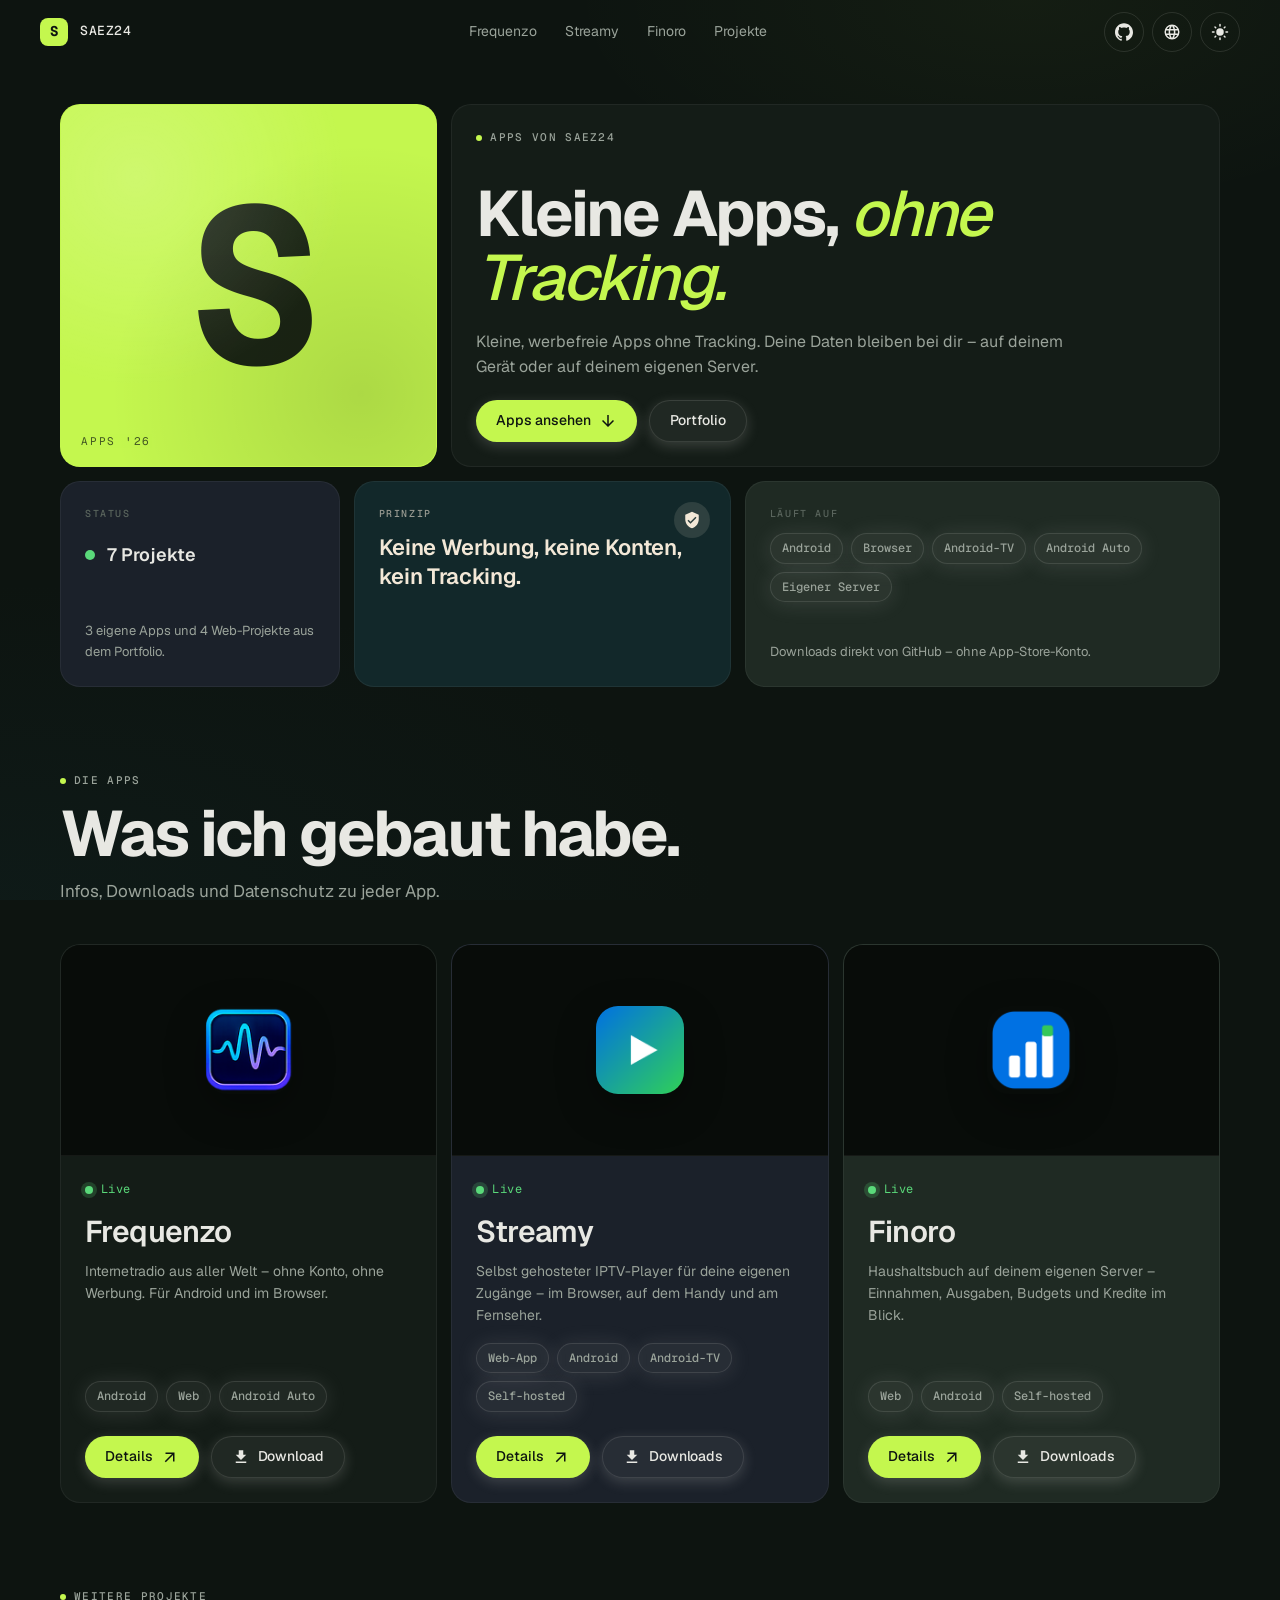
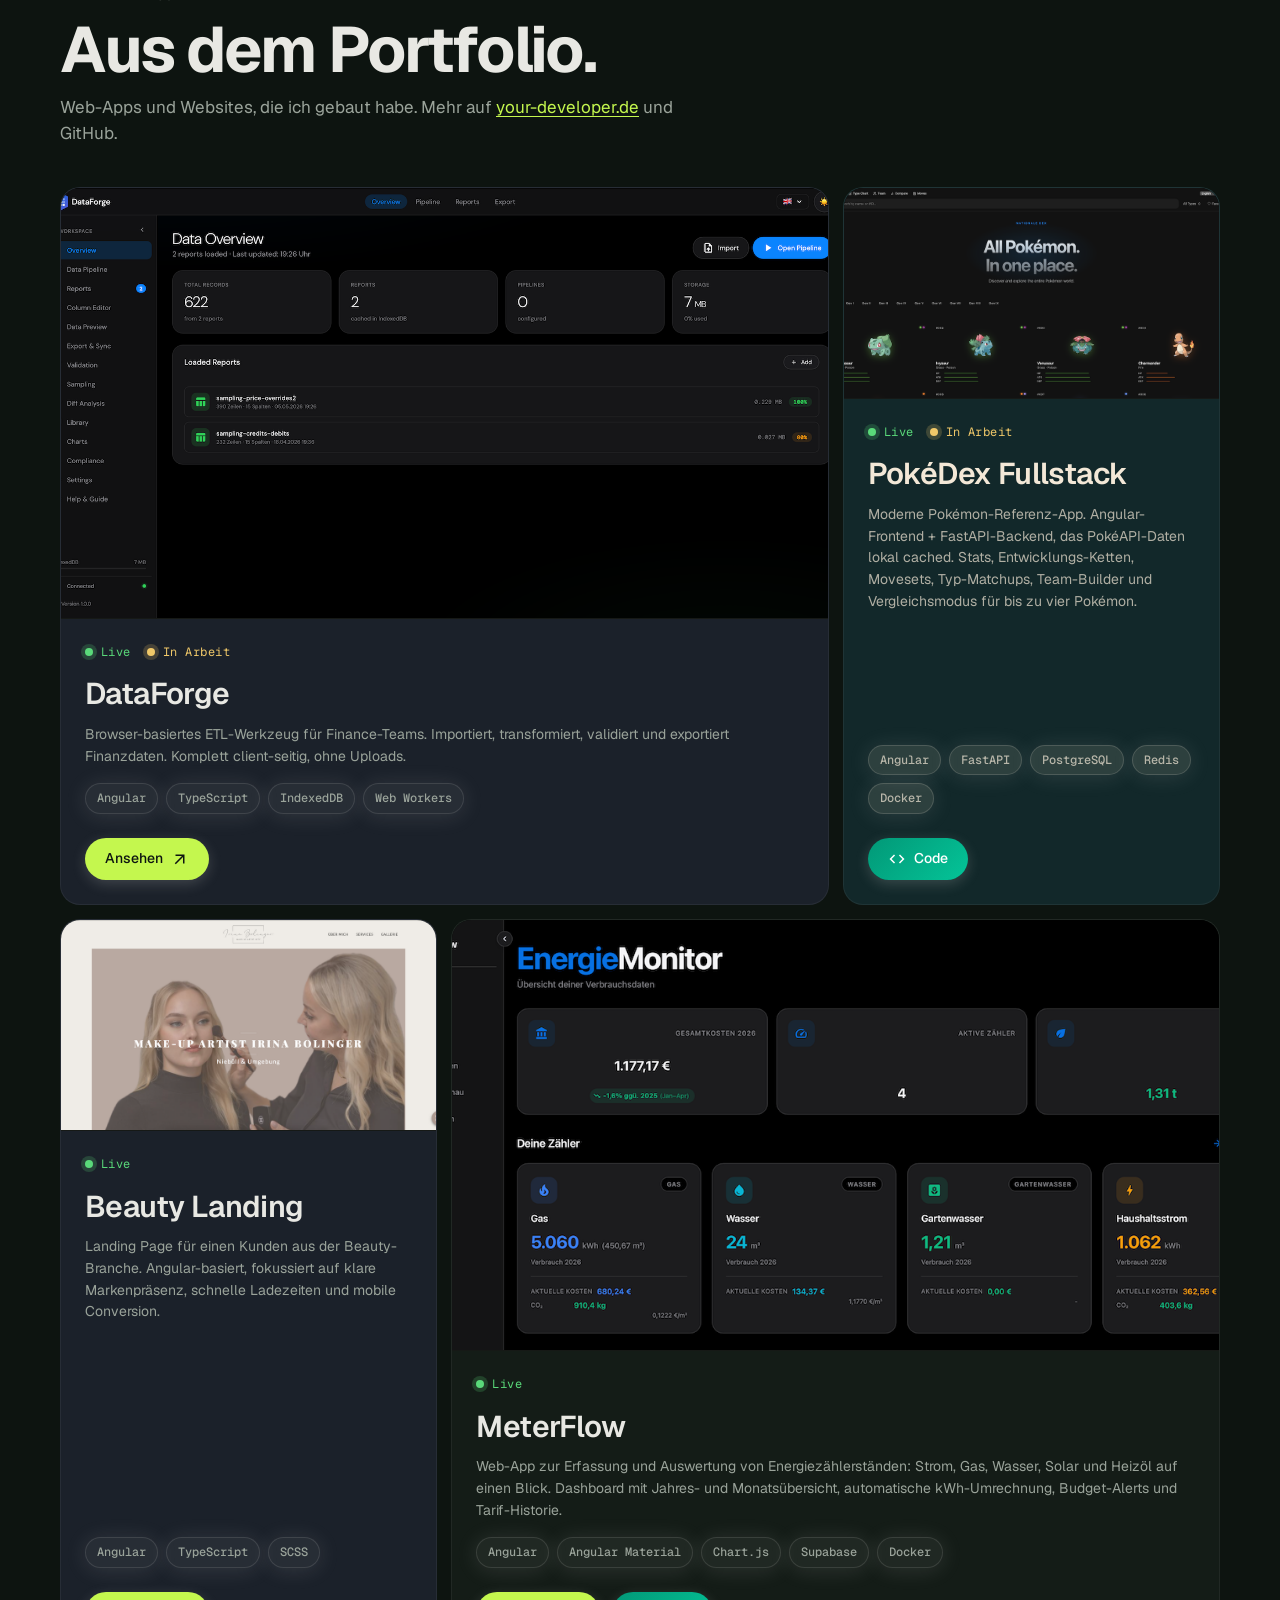
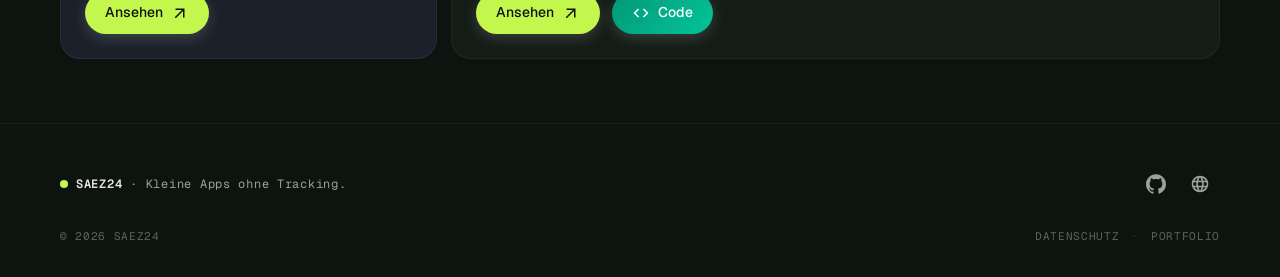
<file: index.html>
<!doctype html>
<html lang="de">
<head>
  <meta charset="utf-8">
  <meta name="viewport" content="width=device-width, initial-scale=1">
  <title>Saez24 – Apps</title>
  <meta name="description" content="Frequenzo, Streamy und Finoro – Apps von Saez24: Infos, Downloads und Datenschutz. Dazu weitere Projekte aus dem Portfolio.">
  <meta name="theme-color" content="#0d1410">
  <link rel="preload" href="/assets/fonts/geist-variable.woff2" as="font" type="font/woff2" crossorigin>
  <link rel="stylesheet" href="/assets/style.css">
  <script src="/assets/site.js"></script>
</head>
<body>
  <a class="skip-link" href="#main">Zum Inhalt springen</a>
  <nav class="nav" aria-label="Hauptnavigation">
    <div class="nav__inner">
      <a class="nav__logo" href="/" aria-label="Saez24, Startseite">
        <span class="nav__logo-mark" aria-hidden="true">S</span>
        <span class="nav__logo-text">Saez24</span>
      </a>
      <div class="nav__links"><a class="nav__link" href="/frequenzo/">Frequenzo</a><a class="nav__link" href="/streamy/">Streamy</a><a class="nav__link" href="/finoro/">Finoro</a><a class="nav__link" href="/#projekte">Projekte</a></div>
      <div class="nav__actions">
        <a class="nav__icon-btn nav__ext" href="https://github.com/Saez24" aria-label="GitHub" title="GitHub"><svg class="icon" viewBox="0 0 24 24" aria-hidden="true"><path d="M12 .297c-6.63 0-12 5.373-12 12 0 5.303 3.438 9.8 8.205 11.385.6.113.82-.258.82-.577 0-.285-.01-1.04-.015-2.04-3.338.724-4.042-1.61-4.042-1.61-.546-1.387-1.333-1.756-1.333-1.756-1.089-.745.083-.729.083-.729 1.205.084 1.838 1.236 1.838 1.236 1.07 1.835 2.809 1.305 3.495.998.108-.776.417-1.305.76-1.605-2.665-.3-5.466-1.332-5.466-5.93 0-1.31.467-2.38 1.235-3.22-.135-.303-.54-1.523.105-3.176 0 0 1.005-.322 3.3 1.23.96-.267 1.98-.4 3-.405 1.02.005 2.04.138 3 .405 2.28-1.552 3.285-1.23 3.285-1.23.645 1.653.24 2.873.12 3.176.765.84 1.23 1.91 1.23 3.22 0 4.61-2.805 5.625-5.475 5.92.42.36.81 1.096.81 2.22 0 1.606-.015 2.896-.015 3.286 0 .315.21.69.825.57C20.565 22.092 24 17.592 24 12.297c0-6.627-5.373-12-12-12"/></svg></a>
        <a class="nav__icon-btn nav__ext" href="https://your-developer.de/" aria-label="Portfolio" title="Portfolio"><svg class="icon" viewBox="0 0 24 24" aria-hidden="true"><path d="M12 2a10 10 0 1 0 0 20 10 10 0 0 0 0-20zm6.93 6h-2.95a15.65 15.65 0 0 0-1.38-3.56A8.03 8.03 0 0 1 18.93 8zM12 4.04c.83 1.2 1.48 2.53 1.91 3.96h-3.82c.43-1.43 1.08-2.76 1.91-3.96zM4.26 14A8.2 8.2 0 0 1 4 12c0-.69.1-1.36.26-2h3.38a16.5 16.5 0 0 0 0 4H4.26zm.82 2h2.95c.32 1.25.78 2.45 1.38 3.56A7.99 7.99 0 0 1 5.08 16zm2.95-8H5.08a7.99 7.99 0 0 1 4.33-3.56A15.65 15.65 0 0 0 8.03 8zM12 19.96c-.83-1.2-1.48-2.53-1.91-3.96h3.82c-.43 1.43-1.08 2.76-1.91 3.96zM14.34 14H9.66a14.7 14.7 0 0 1 0-4h4.68a14.7 14.7 0 0 1 0 4zm.25 5.56c.6-1.11 1.06-2.31 1.38-3.56h2.95a8.03 8.03 0 0 1-4.33 3.56zM16.36 14a16.5 16.5 0 0 0 0-4h3.38a8.2 8.2 0 0 1 0 4h-3.38z"/></svg></a>
        <button class="nav__icon-btn nav__theme" type="button" aria-label="Design wechseln"><svg class="icon icon--sun" viewBox="0 0 24 24" aria-hidden="true"><path d="M12 7a5 5 0 1 0 0 10 5 5 0 0 0 0-10zM2 13h2a1 1 0 0 0 0-2H2a1 1 0 0 0 0 2zm18 0h2a1 1 0 0 0 0-2h-2a1 1 0 0 0 0 2zM11 2v2a1 1 0 0 0 2 0V2a1 1 0 0 0-2 0zm0 18v2a1 1 0 0 0 2 0v-2a1 1 0 0 0-2 0zM5.99 4.58a1 1 0 0 0-1.41 1.41l1.06 1.06a1 1 0 0 0 1.41-1.41L5.99 4.58zm12.37 12.37a1 1 0 0 0-1.41 1.41l1.06 1.06a1 1 0 0 0 1.41-1.41l-1.06-1.06zm1.06-10.96a1 1 0 0 0-1.41-1.41l-1.06 1.06a1 1 0 0 0 1.41 1.41l1.06-1.06zM7.05 18.36a1 1 0 0 0-1.41-1.41l-1.06 1.06a1 1 0 0 0 1.41 1.41l1.06-1.06z"/></svg><svg class="icon icon--moon" viewBox="0 0 24 24" aria-hidden="true"><path d="M12 3a9 9 0 1 0 9 9c0-.46-.04-.92-.1-1.36a5.39 5.39 0 0 1-4.4 2.26 5.4 5.4 0 0 1-3.14-9.8c-.44-.06-.9-.1-1.36-.1z"/></svg></button>
        <button class="nav__icon-btn nav__hamburger" type="button" aria-label="Navigation öffnen" aria-expanded="false" aria-controls="nav-drawer"><svg class="icon icon--menu" viewBox="0 0 24 24" aria-hidden="true"><path d="M3 18h18v-2H3v2zm0-5h18v-2H3v2zm0-7v2h18V6H3z"/></svg><svg class="icon icon--close" viewBox="0 0 24 24" aria-hidden="true"><path d="M19 6.41 17.59 5 12 10.59 6.41 5 5 6.41 10.59 12 5 17.59 6.41 19 12 13.41 17.59 19 19 17.59 13.41 12z"/></svg></button>
      </div>
    </div>
    <div class="nav__drawer" id="nav-drawer" hidden>
      <a class="nav__link" href="/frequenzo/">Frequenzo</a><a class="nav__link" href="/streamy/">Streamy</a><a class="nav__link" href="/finoro/">Finoro</a><a class="nav__link" href="/#projekte">Projekte</a>
      <a class="nav__link" href="https://github.com/Saez24">GitHub</a>
      <a class="nav__link" href="https://your-developer.de/">Portfolio</a>
    </div>
  </nav>
  <main id="main">
    <section class="page" aria-label="Einleitung">
      <div class="container">
        <div class="bento hero__bento">
          <article class="tile tile--accent hero-avatar col-4 row-3" aria-hidden="true">
            <div class="hero-avatar__mark">S</div>
            <div class="hero-avatar__corner">Apps '26</div>
          </article>
          <article class="tile hero-intro col-8 row-3">
            <span class="eyebrow">Apps von Saez24</span>
            <h1 class="display hero-intro__title">Kleine Apps, <span class="hero-intro__accent">ohne Tracking.</span></h1>
            <p class="hero-intro__sub">Kleine, werbefreie Apps ohne Tracking. Deine Daten bleiben bei dir –
              auf deinem Gerät oder auf deinem eigenen Server.</p>
            <div class="actions">
              <a class="btn btn--primary" href="#apps">Apps ansehen<svg class="icon" viewBox="0 0 24 24" aria-hidden="true"><path d="M20 12l-1.41-1.41L13 16.17V4h-2v12.17l-5.58-5.59L4 12l8 8 8-8z"/></svg></a>
              <a class="btn btn--ghost" href="https://your-developer.de/">Portfolio</a>
            </div>
          </article>
          <article class="tile tile--sage col-3 row-2">
            <span class="tile__label">Status</span>
            <div class="hero-status">
              <span class="pulse-dot" aria-hidden="true"></span>
              <span class="hero-status__text">7 Projekte</span>
            </div>
            <p class="hero-hint">3 eigene Apps und 4 Web-Projekte aus dem Portfolio.</p>
          </article>
          <article class="tile tile--warm col-4 row-2">
            <span class="tile__label">Prinzip</span>
            <p class="tile__value">Keine Werbung, keine Konten, kein Tracking.</p>
            <div class="tile__corner" aria-hidden="true"><svg class="icon" viewBox="0 0 24 24" aria-hidden="true"><path d="M12 1 3 5v6c0 5.55 3.84 10.74 9 12 5.16-1.26 9-6.45 9-12V5l-9-4zm-2 16-4-4 1.41-1.41L10 14.17l6.59-6.59L18 9l-8 8z"/></svg></div>
          </article>
          <article class="tile tile--strong col-5 row-2 md-full">
            <span class="tile__label">Läuft auf</span>
            <ul class="chips" role="list">
              <li class="chip">Android</li><li class="chip">Browser</li><li class="chip">Android-TV</li>
              <li class="chip">Android Auto</li><li class="chip">Eigener Server</li>
            </ul>
            <p class="hero-hint">Downloads direkt von GitHub – ohne App-Store-Konto.</p>
          </article>
        </div>
      </div>
    </section>

    <section id="apps" class="section">
      <div class="container">
        <header class="section__head">
          <span class="eyebrow">Die Apps</span>
          <h2 class="display">Was ich gebaut habe.</h2>
          <p class="section__sub">Infos, Downloads und Datenschutz zu jeder App.</p>
        </header>
        <div class="bento">
        <article class="tile project-tile col-4 row-3">
          <div class="project-tile__visual"><img src="/assets/frequenzo.png" alt="" width="88" height="88"></div>
          <div class="project-tile__statuses"><span class="status-dot status-dot--live">Live</span></div>
          <div class="project-tile__body">
            <h3 class="title project-tile__title"><a href="/frequenzo/">Frequenzo</a></h3>
            <p class="project-tile__desc">Internetradio aus aller Welt – ohne Konto, ohne Werbung. Für Android und im Browser.</p>
          </div>
          <ul class="chips" role="list"><li class="chip">Android</li><li class="chip">Web</li><li class="chip">Android Auto</li></ul>
          <div class="actions">
            <a class="btn btn--primary" href="/frequenzo/">Details<svg class="icon" viewBox="0 0 24 24" aria-hidden="true"><path d="M6 6v2h8.59L5 17.59 6.41 19 16 9.41V18h2V6z"/></svg></a>
            <a class="btn btn--ghost" href="https://github.com/Saez24/Frequenzo-App/releases/latest"><svg class="icon" viewBox="0 0 24 24" aria-hidden="true"><path d="M5 20h14v-2H5v2zM19 9h-4V3H9v6H5l7 7 7-7z"/></svg>Download</a>
          </div>
        </article>
        <article class="tile project-tile col-4 row-3 tile--sage">
          <div class="project-tile__visual"><img src="/assets/streamy.png" alt="" width="88" height="88"></div>
          <div class="project-tile__statuses"><span class="status-dot status-dot--live">Live</span></div>
          <div class="project-tile__body">
            <h3 class="title project-tile__title"><a href="/streamy/">Streamy</a></h3>
            <p class="project-tile__desc">Selbst gehosteter IPTV-Player für deine eigenen Zugänge – im Browser, auf dem Handy und am Fernseher.</p>
          </div>
          <ul class="chips" role="list"><li class="chip">Web-App</li><li class="chip">Android</li><li class="chip">Android-TV</li><li class="chip">Self-hosted</li></ul>
          <div class="actions">
            <a class="btn btn--primary" href="/streamy/">Details<svg class="icon" viewBox="0 0 24 24" aria-hidden="true"><path d="M6 6v2h8.59L5 17.59 6.41 19 16 9.41V18h2V6z"/></svg></a>
            <a class="btn btn--ghost" href="https://github.com/Saez24/Streamy-App/releases"><svg class="icon" viewBox="0 0 24 24" aria-hidden="true"><path d="M5 20h14v-2H5v2zM19 9h-4V3H9v6H5l7 7 7-7z"/></svg>Downloads</a>
          </div>
        </article>
        <article class="tile project-tile col-4 row-3 tile--strong">
          <div class="project-tile__visual"><img src="/assets/finoro.png" alt="" width="88" height="88"></div>
          <div class="project-tile__statuses"><span class="status-dot status-dot--live">Live</span></div>
          <div class="project-tile__body">
            <h3 class="title project-tile__title"><a href="/finoro/">Finoro</a></h3>
            <p class="project-tile__desc">Haushaltsbuch auf deinem eigenen Server – Einnahmen, Ausgaben, Budgets und Kredite im Blick.</p>
          </div>
          <ul class="chips" role="list"><li class="chip">Web</li><li class="chip">Android</li><li class="chip">Self-hosted</li></ul>
          <div class="actions">
            <a class="btn btn--primary" href="/finoro/">Details<svg class="icon" viewBox="0 0 24 24" aria-hidden="true"><path d="M6 6v2h8.59L5 17.59 6.41 19 16 9.41V18h2V6z"/></svg></a>
            <a class="btn btn--ghost" href="https://github.com/Saez24/Finoro-App/releases"><svg class="icon" viewBox="0 0 24 24" aria-hidden="true"><path d="M5 20h14v-2H5v2zM19 9h-4V3H9v6H5l7 7 7-7z"/></svg>Downloads</a>
          </div>
        </article>
        </div>
      </div>
    </section>

    <section id="projekte" class="section">
      <div class="container">
        <header class="section__head">
          <span class="eyebrow">Weitere Projekte</span>
          <h2 class="display">Aus dem Portfolio.</h2>
          <p class="section__sub">Web-Apps und Websites, die ich gebaut habe. Mehr auf
            <a class="link" href="https://your-developer.de/">your-developer.de</a> und GitHub.</p>
        </header>
        <div class="bento">
        <article class="tile project-tile col-8 row-3 tile--sage">
          <div class="project-tile__visual project-tile__visual--shot"><img src="/assets/projects/dataforge.png" alt="Screenshot von DataForge" loading="lazy"></div>
          <div class="project-tile__statuses"><span class="status-dot status-dot--live">Live</span><span class="status-dot status-dot--progress">In Arbeit</span></div>
          <div class="project-tile__body">
            <h3 class="title project-tile__title"><a href="https://dataforge.your-developer.de">DataForge</a></h3>
            <p class="project-tile__desc">Browser-basiertes ETL-Werkzeug für Finance-Teams. Importiert, transformiert, validiert und exportiert Finanzdaten. Komplett client-seitig, ohne Uploads.</p>
          </div>
          <ul class="chips" role="list"><li class="chip">Angular</li><li class="chip">TypeScript</li><li class="chip">IndexedDB</li><li class="chip">Web Workers</li></ul>
          <div class="actions"><a class="btn btn--primary" href="https://dataforge.your-developer.de">Ansehen<svg class="icon" viewBox="0 0 24 24" aria-hidden="true"><path d="M6 6v2h8.59L5 17.59 6.41 19 16 9.41V18h2V6z"/></svg></a></div>
        </article>
        <article class="tile project-tile col-4 row-3 tile--warm">
          <div class="project-tile__visual project-tile__visual--shot"><img src="/assets/projects/pokedex.png" alt="Screenshot von PokéDex Fullstack" loading="lazy"></div>
          <div class="project-tile__statuses"><span class="status-dot status-dot--live">Live</span><span class="status-dot status-dot--progress">In Arbeit</span></div>
          <div class="project-tile__body">
            <h3 class="title project-tile__title"><a href="https://github.com/Saez24/PokeDex_Full">PokéDex Fullstack</a></h3>
            <p class="project-tile__desc">Moderne Pokémon-Referenz-App. Angular-Frontend + FastAPI-Backend, das PokéAPI-Daten lokal cached. Stats, Entwicklungs-Ketten, Movesets, Typ-Matchups, Team-Builder und Vergleichsmodus für bis zu vier Pokémon.</p>
          </div>
          <ul class="chips" role="list"><li class="chip">Angular</li><li class="chip">FastAPI</li><li class="chip">PostgreSQL</li><li class="chip">Redis</li><li class="chip">Docker</li></ul>
          <div class="actions"><a class="btn btn--code" href="https://github.com/Saez24/PokeDex_Full"><svg class="icon" viewBox="0 0 24 24" aria-hidden="true"><path d="M9.4 16.6 4.8 12l4.6-4.6L8 6l-6 6 6 6 1.4-1.4zm5.2 0 4.6-4.6-4.6-4.6L16 6l6 6-6 6-1.4-1.4z"/></svg>Code</a></div>
        </article>
        <article class="tile project-tile col-4 row-3 tile--sage">
          <div class="project-tile__visual project-tile__visual--shot"><img src="/assets/projects/beauty-landing.png" alt="Screenshot von Beauty Landing" loading="lazy"></div>
          <div class="project-tile__statuses"><span class="status-dot status-dot--live">Live</span></div>
          <div class="project-tile__body">
            <h3 class="title project-tile__title"><a href="https://makeupartist-irinabolinger.de/">Beauty Landing</a></h3>
            <p class="project-tile__desc">Landing Page für einen Kunden aus der Beauty-Branche. Angular-basiert, fokussiert auf klare Markenpräsenz, schnelle Ladezeiten und mobile Conversion.</p>
          </div>
          <ul class="chips" role="list"><li class="chip">Angular</li><li class="chip">TypeScript</li><li class="chip">SCSS</li></ul>
          <div class="actions"><a class="btn btn--primary" href="https://makeupartist-irinabolinger.de/">Ansehen<svg class="icon" viewBox="0 0 24 24" aria-hidden="true"><path d="M6 6v2h8.59L5 17.59 6.41 19 16 9.41V18h2V6z"/></svg></a></div>
        </article>
        <article class="tile project-tile col-8 row-3">
          <div class="project-tile__visual project-tile__visual--shot"><img src="/assets/projects/meterflow.png" alt="Screenshot von MeterFlow" loading="lazy"></div>
          <div class="project-tile__statuses"><span class="status-dot status-dot--live">Live</span></div>
          <div class="project-tile__body">
            <h3 class="title project-tile__title"><a href="https://meterflow.your-developer.de/">MeterFlow</a></h3>
            <p class="project-tile__desc">Web-App zur Erfassung und Auswertung von Energiezählerständen: Strom, Gas, Wasser, Solar und Heizöl auf einen Blick. Dashboard mit Jahres- und Monatsübersicht, automatische kWh-Umrechnung, Budget-Alerts und Tarif-Historie.</p>
          </div>
          <ul class="chips" role="list"><li class="chip">Angular</li><li class="chip">Angular Material</li><li class="chip">Chart.js</li><li class="chip">Supabase</li><li class="chip">Docker</li></ul>
          <div class="actions"><a class="btn btn--primary" href="https://meterflow.your-developer.de/">Ansehen<svg class="icon" viewBox="0 0 24 24" aria-hidden="true"><path d="M6 6v2h8.59L5 17.59 6.41 19 16 9.41V18h2V6z"/></svg></a><a class="btn btn--code" href="https://github.com/Saez24/MeterFlow"><svg class="icon" viewBox="0 0 24 24" aria-hidden="true"><path d="M9.4 16.6 4.8 12l4.6-4.6L8 6l-6 6 6 6 1.4-1.4zm5.2 0 4.6-4.6-4.6-4.6L16 6l6 6-6 6-1.4-1.4z"/></svg>Code</a></div>
        </article>
        </div>
      </div>
    </section>
  </main>
  <footer class="footer">
    <div class="container">
      <div class="footer__content">
        <div class="footer__brand">
          <span class="footer__logo-dot" aria-hidden="true"></span>
          <span class="footer__brand-name">Saez24</span>
          <span>· Kleine Apps ohne Tracking.</span>
        </div>
        <div class="footer__channels">
          <a class="footer__channel" href="https://github.com/Saez24" aria-label="GitHub" title="GitHub"><svg class="icon" viewBox="0 0 24 24" aria-hidden="true"><path d="M12 .297c-6.63 0-12 5.373-12 12 0 5.303 3.438 9.8 8.205 11.385.6.113.82-.258.82-.577 0-.285-.01-1.04-.015-2.04-3.338.724-4.042-1.61-4.042-1.61-.546-1.387-1.333-1.756-1.333-1.756-1.089-.745.083-.729.083-.729 1.205.084 1.838 1.236 1.838 1.236 1.07 1.835 2.809 1.305 3.495.998.108-.776.417-1.305.76-1.605-2.665-.3-5.466-1.332-5.466-5.93 0-1.31.467-2.38 1.235-3.22-.135-.303-.54-1.523.105-3.176 0 0 1.005-.322 3.3 1.23.96-.267 1.98-.4 3-.405 1.02.005 2.04.138 3 .405 2.28-1.552 3.285-1.23 3.285-1.23.645 1.653.24 2.873.12 3.176.765.84 1.23 1.91 1.23 3.22 0 4.61-2.805 5.625-5.475 5.92.42.36.81 1.096.81 2.22 0 1.606-.015 2.896-.015 3.286 0 .315.21.69.825.57C20.565 22.092 24 17.592 24 12.297c0-6.627-5.373-12-12-12"/></svg></a>
          <a class="footer__channel" href="https://your-developer.de/" aria-label="Portfolio" title="Portfolio"><svg class="icon" viewBox="0 0 24 24" aria-hidden="true"><path d="M12 2a10 10 0 1 0 0 20 10 10 0 0 0 0-20zm6.93 6h-2.95a15.65 15.65 0 0 0-1.38-3.56A8.03 8.03 0 0 1 18.93 8zM12 4.04c.83 1.2 1.48 2.53 1.91 3.96h-3.82c.43-1.43 1.08-2.76 1.91-3.96zM4.26 14A8.2 8.2 0 0 1 4 12c0-.69.1-1.36.26-2h3.38a16.5 16.5 0 0 0 0 4H4.26zm.82 2h2.95c.32 1.25.78 2.45 1.38 3.56A7.99 7.99 0 0 1 5.08 16zm2.95-8H5.08a7.99 7.99 0 0 1 4.33-3.56A15.65 15.65 0 0 0 8.03 8zM12 19.96c-.83-1.2-1.48-2.53-1.91-3.96h3.82c-.43 1.43-1.08 2.76-1.91 3.96zM14.34 14H9.66a14.7 14.7 0 0 1 0-4h4.68a14.7 14.7 0 0 1 0 4zm.25 5.56c.6-1.11 1.06-2.31 1.38-3.56h2.95a8.03 8.03 0 0 1-4.33 3.56zM16.36 14a16.5 16.5 0 0 0 0-4h3.38a8.2 8.2 0 0 1 0 4h-3.38z"/></svg></a>
        </div>
      </div>
      <div class="footer__bottom">
        <span>© 2026 Saez24</span>
        <nav class="footer__legal" aria-label="Rechtliches">
          <a href="/datenschutz.html">Datenschutz</a>
          <span class="footer__sep" aria-hidden="true">·</span>
          <a href="https://your-developer.de/">Portfolio</a>
        </nav>
      </div>
    </div>
  </footer>
</body>
</html>
</file>
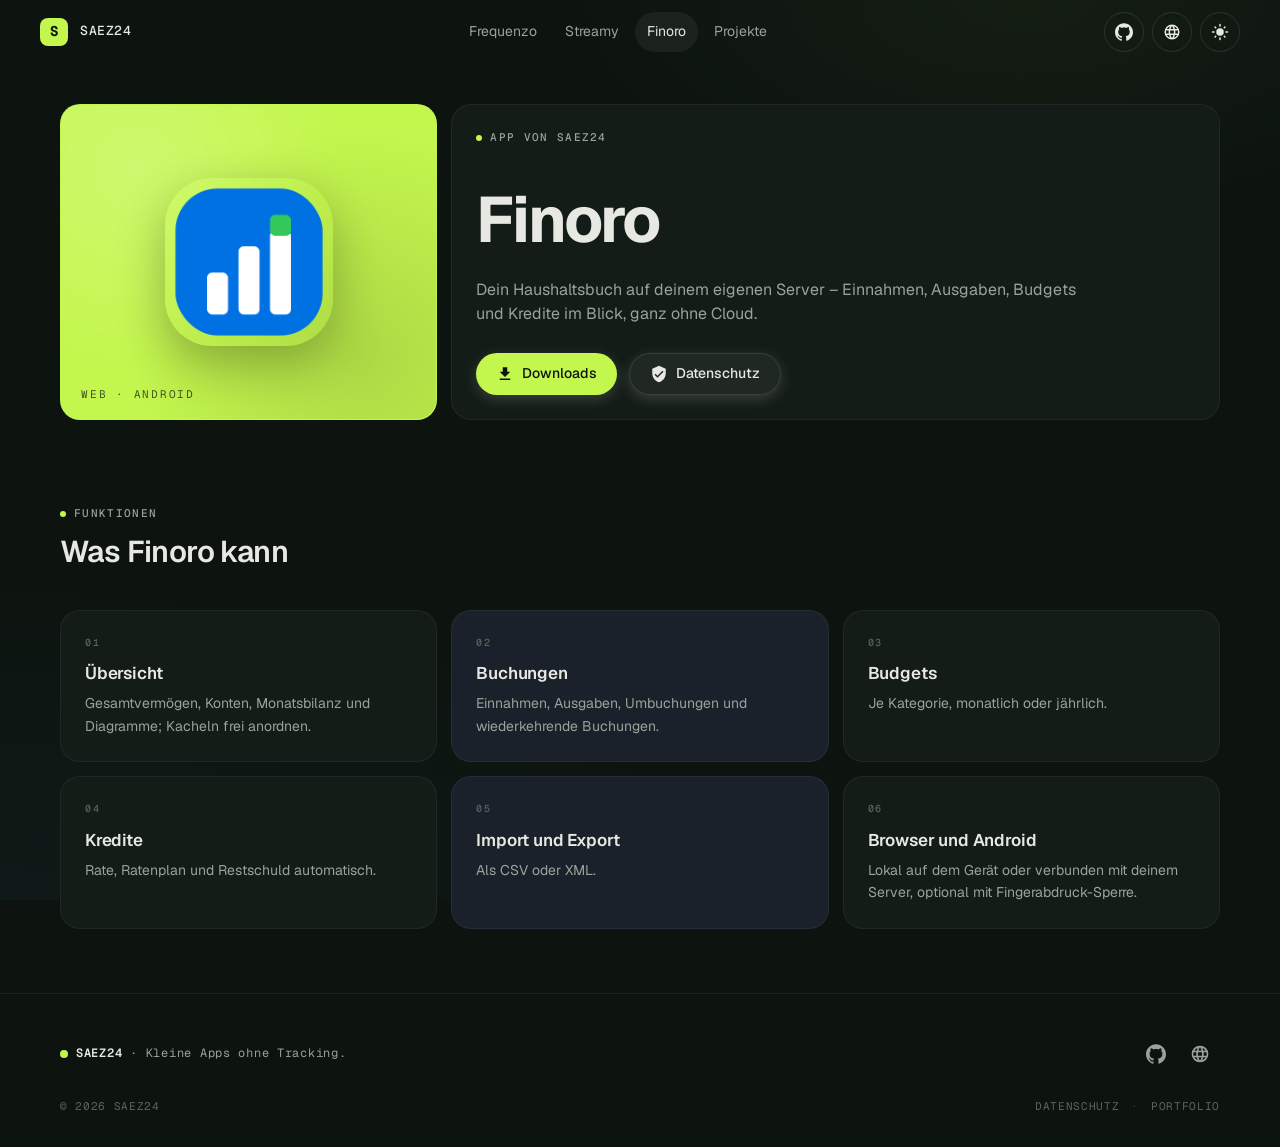
<file: finoro/index.html>
<!doctype html>
<html lang="de">
<head>
  <meta charset="utf-8">
  <meta name="viewport" content="width=device-width, initial-scale=1">
  <title>Finoro – Haushaltsbuch</title>
  <meta name="description" content="Finoro: Haushaltsbuch auf deinem eigenen Server – Einnahmen, Ausgaben, Budgets und Kredite.">
  <meta name="theme-color" content="#0d1410">
  <link rel="preload" href="/assets/fonts/geist-variable.woff2" as="font" type="font/woff2" crossorigin>
  <link rel="stylesheet" href="/assets/style.css">
  <script src="/assets/site.js"></script>
</head>
<body>
  <a class="skip-link" href="#main">Zum Inhalt springen</a>
  <nav class="nav" aria-label="Hauptnavigation">
    <div class="nav__inner">
      <a class="nav__logo" href="/" aria-label="Saez24, Startseite">
        <span class="nav__logo-mark" aria-hidden="true">S</span>
        <span class="nav__logo-text">Saez24</span>
      </a>
      <div class="nav__links"><a class="nav__link" href="/frequenzo/">Frequenzo</a><a class="nav__link" href="/streamy/">Streamy</a><a class="nav__link" href="/finoro/" aria-current="page">Finoro</a><a class="nav__link" href="/#projekte">Projekte</a></div>
      <div class="nav__actions">
        <a class="nav__icon-btn nav__ext" href="https://github.com/Saez24" aria-label="GitHub" title="GitHub"><svg class="icon" viewBox="0 0 24 24" aria-hidden="true"><path d="M12 .297c-6.63 0-12 5.373-12 12 0 5.303 3.438 9.8 8.205 11.385.6.113.82-.258.82-.577 0-.285-.01-1.04-.015-2.04-3.338.724-4.042-1.61-4.042-1.61-.546-1.387-1.333-1.756-1.333-1.756-1.089-.745.083-.729.083-.729 1.205.084 1.838 1.236 1.838 1.236 1.07 1.835 2.809 1.305 3.495.998.108-.776.417-1.305.76-1.605-2.665-.3-5.466-1.332-5.466-5.93 0-1.31.467-2.38 1.235-3.22-.135-.303-.54-1.523.105-3.176 0 0 1.005-.322 3.3 1.23.96-.267 1.98-.4 3-.405 1.02.005 2.04.138 3 .405 2.28-1.552 3.285-1.23 3.285-1.23.645 1.653.24 2.873.12 3.176.765.84 1.23 1.91 1.23 3.22 0 4.61-2.805 5.625-5.475 5.92.42.36.81 1.096.81 2.22 0 1.606-.015 2.896-.015 3.286 0 .315.21.69.825.57C20.565 22.092 24 17.592 24 12.297c0-6.627-5.373-12-12-12"/></svg></a>
        <a class="nav__icon-btn nav__ext" href="https://your-developer.de/" aria-label="Portfolio" title="Portfolio"><svg class="icon" viewBox="0 0 24 24" aria-hidden="true"><path d="M12 2a10 10 0 1 0 0 20 10 10 0 0 0 0-20zm6.93 6h-2.95a15.65 15.65 0 0 0-1.38-3.56A8.03 8.03 0 0 1 18.93 8zM12 4.04c.83 1.2 1.48 2.53 1.91 3.96h-3.82c.43-1.43 1.08-2.76 1.91-3.96zM4.26 14A8.2 8.2 0 0 1 4 12c0-.69.1-1.36.26-2h3.38a16.5 16.5 0 0 0 0 4H4.26zm.82 2h2.95c.32 1.25.78 2.45 1.38 3.56A7.99 7.99 0 0 1 5.08 16zm2.95-8H5.08a7.99 7.99 0 0 1 4.33-3.56A15.65 15.65 0 0 0 8.03 8zM12 19.96c-.83-1.2-1.48-2.53-1.91-3.96h3.82c-.43 1.43-1.08 2.76-1.91 3.96zM14.34 14H9.66a14.7 14.7 0 0 1 0-4h4.68a14.7 14.7 0 0 1 0 4zm.25 5.56c.6-1.11 1.06-2.31 1.38-3.56h2.95a8.03 8.03 0 0 1-4.33 3.56zM16.36 14a16.5 16.5 0 0 0 0-4h3.38a8.2 8.2 0 0 1 0 4h-3.38z"/></svg></a>
        <button class="nav__icon-btn nav__theme" type="button" aria-label="Design wechseln"><svg class="icon icon--sun" viewBox="0 0 24 24" aria-hidden="true"><path d="M12 7a5 5 0 1 0 0 10 5 5 0 0 0 0-10zM2 13h2a1 1 0 0 0 0-2H2a1 1 0 0 0 0 2zm18 0h2a1 1 0 0 0 0-2h-2a1 1 0 0 0 0 2zM11 2v2a1 1 0 0 0 2 0V2a1 1 0 0 0-2 0zm0 18v2a1 1 0 0 0 2 0v-2a1 1 0 0 0-2 0zM5.99 4.58a1 1 0 0 0-1.41 1.41l1.06 1.06a1 1 0 0 0 1.41-1.41L5.99 4.58zm12.37 12.37a1 1 0 0 0-1.41 1.41l1.06 1.06a1 1 0 0 0 1.41-1.41l-1.06-1.06zm1.06-10.96a1 1 0 0 0-1.41-1.41l-1.06 1.06a1 1 0 0 0 1.41 1.41l1.06-1.06zM7.05 18.36a1 1 0 0 0-1.41-1.41l-1.06 1.06a1 1 0 0 0 1.41 1.41l1.06-1.06z"/></svg><svg class="icon icon--moon" viewBox="0 0 24 24" aria-hidden="true"><path d="M12 3a9 9 0 1 0 9 9c0-.46-.04-.92-.1-1.36a5.39 5.39 0 0 1-4.4 2.26 5.4 5.4 0 0 1-3.14-9.8c-.44-.06-.9-.1-1.36-.1z"/></svg></button>
        <button class="nav__icon-btn nav__hamburger" type="button" aria-label="Navigation öffnen" aria-expanded="false" aria-controls="nav-drawer"><svg class="icon icon--menu" viewBox="0 0 24 24" aria-hidden="true"><path d="M3 18h18v-2H3v2zm0-5h18v-2H3v2zm0-7v2h18V6H3z"/></svg><svg class="icon icon--close" viewBox="0 0 24 24" aria-hidden="true"><path d="M19 6.41 17.59 5 12 10.59 6.41 5 5 6.41 10.59 12 5 17.59 6.41 19 12 13.41 17.59 19 19 17.59 13.41 12z"/></svg></button>
      </div>
    </div>
    <div class="nav__drawer" id="nav-drawer" hidden>
      <a class="nav__link" href="/frequenzo/">Frequenzo</a><a class="nav__link" href="/streamy/">Streamy</a><a class="nav__link" href="/finoro/" aria-current="page">Finoro</a><a class="nav__link" href="/#projekte">Projekte</a>
      <a class="nav__link" href="https://github.com/Saez24">GitHub</a>
      <a class="nav__link" href="https://your-developer.de/">Portfolio</a>
    </div>
  </nav>
  <main id="main">
    <section class="page" aria-label="Finoro">
      <div class="container">
        <div class="bento hero__bento">
          <article class="tile tile--accent hero-avatar col-4 row-3" aria-hidden="true">
            <img class="hero-avatar__icon" src="/assets/finoro.png" alt="" width="168" height="168">
            <div class="hero-avatar__corner">Web · Android</div>
          </article>
          <article class="tile hero-intro col-8 row-3">
            <span class="eyebrow">App von Saez24</span>
            <h1 class="display hero-intro__title">Finoro</h1>
            <p class="hero-intro__sub">Dein Haushaltsbuch auf deinem eigenen Server – Einnahmen, Ausgaben, Budgets und Kredite im Blick, ganz ohne Cloud.</p>
            <div class="actions">
              <a class="btn btn--primary" href="https://github.com/Saez24/Finoro-App/releases"><svg class="icon" viewBox="0 0 24 24" aria-hidden="true"><path d="M5 20h14v-2H5v2zM19 9h-4V3H9v6H5l7 7 7-7z"/></svg>Downloads</a>
              <a class="btn btn--ghost" href="/finoro/datenschutz.html"><svg class="icon" viewBox="0 0 24 24" aria-hidden="true"><path d="M12 1 3 5v6c0 5.55 3.84 10.74 9 12 5.16-1.26 9-6.45 9-12V5l-9-4zm-2 16-4-4 1.41-1.41L10 14.17l6.59-6.59L18 9l-8 8z"/></svg>Datenschutz</a>
            </div>
          </article>
        </div>
      </div>
    </section>

    <section class="section" aria-labelledby="features">
      <div class="container">
        <header class="section__head">
          <span class="eyebrow">Funktionen</span>
          <h2 class="title" id="features">Was Finoro kann</h2>
        </header>
        <div class="bento">
          <article class="tile col-4">
            <span class="tile__label">01</span>
            <h3 class="feature__title">Übersicht</h3>
            <p class="tile__text">Gesamtvermögen, Konten, Monatsbilanz und Diagramme; Kacheln frei anordnen.</p>
          </article>
          <article class="tile tile--sage col-4">
            <span class="tile__label">02</span>
            <h3 class="feature__title">Buchungen</h3>
            <p class="tile__text">Einnahmen, Ausgaben, Umbuchungen und wiederkehrende Buchungen.</p>
          </article>
          <article class="tile col-4">
            <span class="tile__label">03</span>
            <h3 class="feature__title">Budgets</h3>
            <p class="tile__text">Je Kategorie, monatlich oder jährlich.</p>
          </article>
          <article class="tile col-4">
            <span class="tile__label">04</span>
            <h3 class="feature__title">Kredite</h3>
            <p class="tile__text">Rate, Ratenplan und Restschuld automatisch.</p>
          </article>
          <article class="tile tile--sage col-4">
            <span class="tile__label">05</span>
            <h3 class="feature__title">Import und Export</h3>
            <p class="tile__text">Als CSV oder XML.</p>
          </article>
          <article class="tile col-4">
            <span class="tile__label">06</span>
            <h3 class="feature__title">Browser und Android</h3>
            <p class="tile__text">Lokal auf dem Gerät oder verbunden mit deinem Server, optional mit Fingerabdruck-Sperre.</p>
          </article>
        </div>
      </div>
    </section>
  </main>
  <footer class="footer">
    <div class="container">
      <div class="footer__content">
        <div class="footer__brand">
          <span class="footer__logo-dot" aria-hidden="true"></span>
          <span class="footer__brand-name">Saez24</span>
          <span>· Kleine Apps ohne Tracking.</span>
        </div>
        <div class="footer__channels">
          <a class="footer__channel" href="https://github.com/Saez24" aria-label="GitHub" title="GitHub"><svg class="icon" viewBox="0 0 24 24" aria-hidden="true"><path d="M12 .297c-6.63 0-12 5.373-12 12 0 5.303 3.438 9.8 8.205 11.385.6.113.82-.258.82-.577 0-.285-.01-1.04-.015-2.04-3.338.724-4.042-1.61-4.042-1.61-.546-1.387-1.333-1.756-1.333-1.756-1.089-.745.083-.729.083-.729 1.205.084 1.838 1.236 1.838 1.236 1.07 1.835 2.809 1.305 3.495.998.108-.776.417-1.305.76-1.605-2.665-.3-5.466-1.332-5.466-5.93 0-1.31.467-2.38 1.235-3.22-.135-.303-.54-1.523.105-3.176 0 0 1.005-.322 3.3 1.23.96-.267 1.98-.4 3-.405 1.02.005 2.04.138 3 .405 2.28-1.552 3.285-1.23 3.285-1.23.645 1.653.24 2.873.12 3.176.765.84 1.23 1.91 1.23 3.22 0 4.61-2.805 5.625-5.475 5.92.42.36.81 1.096.81 2.22 0 1.606-.015 2.896-.015 3.286 0 .315.21.69.825.57C20.565 22.092 24 17.592 24 12.297c0-6.627-5.373-12-12-12"/></svg></a>
          <a class="footer__channel" href="https://your-developer.de/" aria-label="Portfolio" title="Portfolio"><svg class="icon" viewBox="0 0 24 24" aria-hidden="true"><path d="M12 2a10 10 0 1 0 0 20 10 10 0 0 0 0-20zm6.93 6h-2.95a15.65 15.65 0 0 0-1.38-3.56A8.03 8.03 0 0 1 18.93 8zM12 4.04c.83 1.2 1.48 2.53 1.91 3.96h-3.82c.43-1.43 1.08-2.76 1.91-3.96zM4.26 14A8.2 8.2 0 0 1 4 12c0-.69.1-1.36.26-2h3.38a16.5 16.5 0 0 0 0 4H4.26zm.82 2h2.95c.32 1.25.78 2.45 1.38 3.56A7.99 7.99 0 0 1 5.08 16zm2.95-8H5.08a7.99 7.99 0 0 1 4.33-3.56A15.65 15.65 0 0 0 8.03 8zM12 19.96c-.83-1.2-1.48-2.53-1.91-3.96h3.82c-.43 1.43-1.08 2.76-1.91 3.96zM14.34 14H9.66a14.7 14.7 0 0 1 0-4h4.68a14.7 14.7 0 0 1 0 4zm.25 5.56c.6-1.11 1.06-2.31 1.38-3.56h2.95a8.03 8.03 0 0 1-4.33 3.56zM16.36 14a16.5 16.5 0 0 0 0-4h3.38a8.2 8.2 0 0 1 0 4h-3.38z"/></svg></a>
        </div>
      </div>
      <div class="footer__bottom">
        <span>© 2026 Saez24</span>
        <nav class="footer__legal" aria-label="Rechtliches">
          <a href="/datenschutz.html">Datenschutz</a>
          <span class="footer__sep" aria-hidden="true">·</span>
          <a href="https://your-developer.de/">Portfolio</a>
        </nav>
      </div>
    </div>
  </footer>
</body>
</html>
</file>
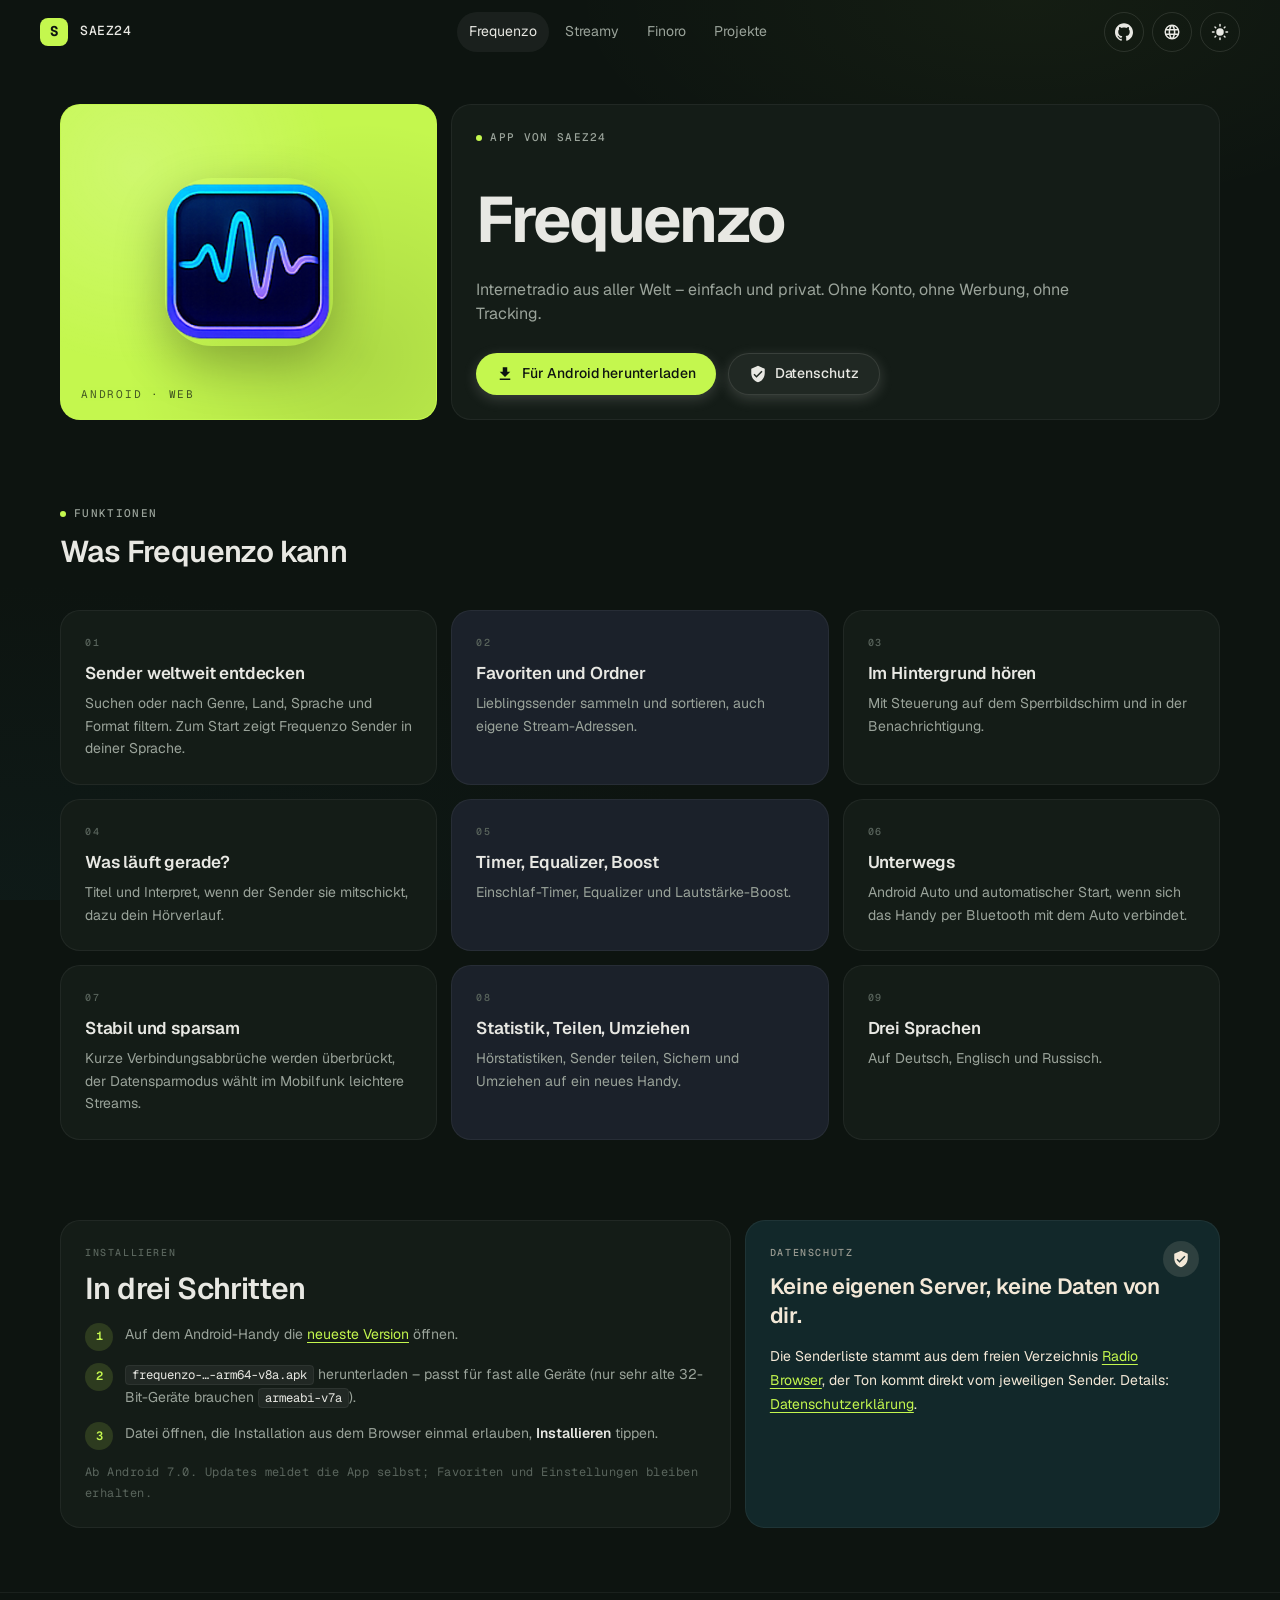
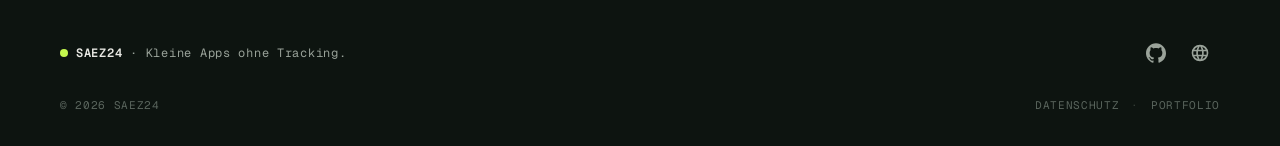
<file: frequenzo/index.html>
<!doctype html>
<html lang="de">
<head>
  <meta charset="utf-8">
  <meta name="viewport" content="width=device-width, initial-scale=1">
  <title>Frequenzo – Internetradio</title>
  <meta name="description" content="Frequenzo: Internetradio aus aller Welt – ohne Konto, ohne Werbung, ohne Tracking. Download für Android.">
  <meta name="theme-color" content="#0d1410">
  <link rel="preload" href="/assets/fonts/geist-variable.woff2" as="font" type="font/woff2" crossorigin>
  <link rel="stylesheet" href="/assets/style.css">
  <script src="/assets/site.js"></script>
</head>
<body>
  <a class="skip-link" href="#main">Zum Inhalt springen</a>
  <nav class="nav" aria-label="Hauptnavigation">
    <div class="nav__inner">
      <a class="nav__logo" href="/" aria-label="Saez24, Startseite">
        <span class="nav__logo-mark" aria-hidden="true">S</span>
        <span class="nav__logo-text">Saez24</span>
      </a>
      <div class="nav__links"><a class="nav__link" href="/frequenzo/" aria-current="page">Frequenzo</a><a class="nav__link" href="/streamy/">Streamy</a><a class="nav__link" href="/finoro/">Finoro</a><a class="nav__link" href="/#projekte">Projekte</a></div>
      <div class="nav__actions">
        <a class="nav__icon-btn nav__ext" href="https://github.com/Saez24" aria-label="GitHub" title="GitHub"><svg class="icon" viewBox="0 0 24 24" aria-hidden="true"><path d="M12 .297c-6.63 0-12 5.373-12 12 0 5.303 3.438 9.8 8.205 11.385.6.113.82-.258.82-.577 0-.285-.01-1.04-.015-2.04-3.338.724-4.042-1.61-4.042-1.61-.546-1.387-1.333-1.756-1.333-1.756-1.089-.745.083-.729.083-.729 1.205.084 1.838 1.236 1.838 1.236 1.07 1.835 2.809 1.305 3.495.998.108-.776.417-1.305.76-1.605-2.665-.3-5.466-1.332-5.466-5.93 0-1.31.467-2.38 1.235-3.22-.135-.303-.54-1.523.105-3.176 0 0 1.005-.322 3.3 1.23.96-.267 1.98-.4 3-.405 1.02.005 2.04.138 3 .405 2.28-1.552 3.285-1.23 3.285-1.23.645 1.653.24 2.873.12 3.176.765.84 1.23 1.91 1.23 3.22 0 4.61-2.805 5.625-5.475 5.92.42.36.81 1.096.81 2.22 0 1.606-.015 2.896-.015 3.286 0 .315.21.69.825.57C20.565 22.092 24 17.592 24 12.297c0-6.627-5.373-12-12-12"/></svg></a>
        <a class="nav__icon-btn nav__ext" href="https://your-developer.de/" aria-label="Portfolio" title="Portfolio"><svg class="icon" viewBox="0 0 24 24" aria-hidden="true"><path d="M12 2a10 10 0 1 0 0 20 10 10 0 0 0 0-20zm6.93 6h-2.95a15.65 15.65 0 0 0-1.38-3.56A8.03 8.03 0 0 1 18.93 8zM12 4.04c.83 1.2 1.48 2.53 1.91 3.96h-3.82c.43-1.43 1.08-2.76 1.91-3.96zM4.26 14A8.2 8.2 0 0 1 4 12c0-.69.1-1.36.26-2h3.38a16.5 16.5 0 0 0 0 4H4.26zm.82 2h2.95c.32 1.25.78 2.45 1.38 3.56A7.99 7.99 0 0 1 5.08 16zm2.95-8H5.08a7.99 7.99 0 0 1 4.33-3.56A15.65 15.65 0 0 0 8.03 8zM12 19.96c-.83-1.2-1.48-2.53-1.91-3.96h3.82c-.43 1.43-1.08 2.76-1.91 3.96zM14.34 14H9.66a14.7 14.7 0 0 1 0-4h4.68a14.7 14.7 0 0 1 0 4zm.25 5.56c.6-1.11 1.06-2.31 1.38-3.56h2.95a8.03 8.03 0 0 1-4.33 3.56zM16.36 14a16.5 16.5 0 0 0 0-4h3.38a8.2 8.2 0 0 1 0 4h-3.38z"/></svg></a>
        <button class="nav__icon-btn nav__theme" type="button" aria-label="Design wechseln"><svg class="icon icon--sun" viewBox="0 0 24 24" aria-hidden="true"><path d="M12 7a5 5 0 1 0 0 10 5 5 0 0 0 0-10zM2 13h2a1 1 0 0 0 0-2H2a1 1 0 0 0 0 2zm18 0h2a1 1 0 0 0 0-2h-2a1 1 0 0 0 0 2zM11 2v2a1 1 0 0 0 2 0V2a1 1 0 0 0-2 0zm0 18v2a1 1 0 0 0 2 0v-2a1 1 0 0 0-2 0zM5.99 4.58a1 1 0 0 0-1.41 1.41l1.06 1.06a1 1 0 0 0 1.41-1.41L5.99 4.58zm12.37 12.37a1 1 0 0 0-1.41 1.41l1.06 1.06a1 1 0 0 0 1.41-1.41l-1.06-1.06zm1.06-10.96a1 1 0 0 0-1.41-1.41l-1.06 1.06a1 1 0 0 0 1.41 1.41l1.06-1.06zM7.05 18.36a1 1 0 0 0-1.41-1.41l-1.06 1.06a1 1 0 0 0 1.41 1.41l1.06-1.06z"/></svg><svg class="icon icon--moon" viewBox="0 0 24 24" aria-hidden="true"><path d="M12 3a9 9 0 1 0 9 9c0-.46-.04-.92-.1-1.36a5.39 5.39 0 0 1-4.4 2.26 5.4 5.4 0 0 1-3.14-9.8c-.44-.06-.9-.1-1.36-.1z"/></svg></button>
        <button class="nav__icon-btn nav__hamburger" type="button" aria-label="Navigation öffnen" aria-expanded="false" aria-controls="nav-drawer"><svg class="icon icon--menu" viewBox="0 0 24 24" aria-hidden="true"><path d="M3 18h18v-2H3v2zm0-5h18v-2H3v2zm0-7v2h18V6H3z"/></svg><svg class="icon icon--close" viewBox="0 0 24 24" aria-hidden="true"><path d="M19 6.41 17.59 5 12 10.59 6.41 5 5 6.41 10.59 12 5 17.59 6.41 19 12 13.41 17.59 19 19 17.59 13.41 12z"/></svg></button>
      </div>
    </div>
    <div class="nav__drawer" id="nav-drawer" hidden>
      <a class="nav__link" href="/frequenzo/" aria-current="page">Frequenzo</a><a class="nav__link" href="/streamy/">Streamy</a><a class="nav__link" href="/finoro/">Finoro</a><a class="nav__link" href="/#projekte">Projekte</a>
      <a class="nav__link" href="https://github.com/Saez24">GitHub</a>
      <a class="nav__link" href="https://your-developer.de/">Portfolio</a>
    </div>
  </nav>
  <main id="main">
    <section class="page" aria-label="Frequenzo">
      <div class="container">
        <div class="bento hero__bento">
          <article class="tile tile--accent hero-avatar col-4 row-3" aria-hidden="true">
            <img class="hero-avatar__icon" src="/assets/frequenzo.png" alt="" width="168" height="168">
            <div class="hero-avatar__corner">Android · Web</div>
          </article>
          <article class="tile hero-intro col-8 row-3">
            <span class="eyebrow">App von Saez24</span>
            <h1 class="display hero-intro__title">Frequenzo</h1>
            <p class="hero-intro__sub">Internetradio aus aller Welt – einfach und privat. Ohne Konto, ohne Werbung, ohne Tracking.</p>
            <div class="actions">
              <a class="btn btn--primary" href="https://github.com/Saez24/Frequenzo-App/releases/latest"><svg class="icon" viewBox="0 0 24 24" aria-hidden="true"><path d="M5 20h14v-2H5v2zM19 9h-4V3H9v6H5l7 7 7-7z"/></svg>Für Android herunterladen</a>
              <a class="btn btn--ghost" href="/frequenzo/datenschutz.html"><svg class="icon" viewBox="0 0 24 24" aria-hidden="true"><path d="M12 1 3 5v6c0 5.55 3.84 10.74 9 12 5.16-1.26 9-6.45 9-12V5l-9-4zm-2 16-4-4 1.41-1.41L10 14.17l6.59-6.59L18 9l-8 8z"/></svg>Datenschutz</a>
            </div>
          </article>
        </div>
      </div>
    </section>

    <section class="section" aria-labelledby="features">
      <div class="container">
        <header class="section__head">
          <span class="eyebrow">Funktionen</span>
          <h2 class="title" id="features">Was Frequenzo kann</h2>
        </header>
        <div class="bento">
          <article class="tile col-4">
            <span class="tile__label">01</span>
            <h3 class="feature__title">Sender weltweit entdecken</h3>
            <p class="tile__text">Suchen oder nach Genre, Land, Sprache und Format filtern. Zum Start zeigt Frequenzo Sender in deiner Sprache.</p>
          </article>
          <article class="tile tile--sage col-4">
            <span class="tile__label">02</span>
            <h3 class="feature__title">Favoriten und Ordner</h3>
            <p class="tile__text">Lieblingssender sammeln und sortieren, auch eigene Stream-Adressen.</p>
          </article>
          <article class="tile col-4">
            <span class="tile__label">03</span>
            <h3 class="feature__title">Im Hintergrund hören</h3>
            <p class="tile__text">Mit Steuerung auf dem Sperrbildschirm und in der Benachrichtigung.</p>
          </article>
          <article class="tile col-4">
            <span class="tile__label">04</span>
            <h3 class="feature__title">Was läuft gerade?</h3>
            <p class="tile__text">Titel und Interpret, wenn der Sender sie mitschickt, dazu dein Hörverlauf.</p>
          </article>
          <article class="tile tile--sage col-4">
            <span class="tile__label">05</span>
            <h3 class="feature__title">Timer, Equalizer, Boost</h3>
            <p class="tile__text">Einschlaf-Timer, Equalizer und Lautstärke-Boost.</p>
          </article>
          <article class="tile col-4">
            <span class="tile__label">06</span>
            <h3 class="feature__title">Unterwegs</h3>
            <p class="tile__text">Android Auto und automatischer Start, wenn sich das Handy per Bluetooth mit dem Auto verbindet.</p>
          </article>
          <article class="tile col-4">
            <span class="tile__label">07</span>
            <h3 class="feature__title">Stabil und sparsam</h3>
            <p class="tile__text">Kurze Verbindungsabbrüche werden überbrückt, der Datensparmodus wählt im Mobilfunk leichtere Streams.</p>
          </article>
          <article class="tile tile--sage col-4">
            <span class="tile__label">08</span>
            <h3 class="feature__title">Statistik, Teilen, Umziehen</h3>
            <p class="tile__text">Hörstatistiken, Sender teilen, Sichern und Umziehen auf ein neues Handy.</p>
          </article>
          <article class="tile col-4">
            <span class="tile__label">09</span>
            <h3 class="feature__title">Drei Sprachen</h3>
            <p class="tile__text">Auf Deutsch, Englisch und Russisch.</p>
          </article>
        </div>
      </div>
    </section>

    <section class="section" aria-labelledby="install">
      <div class="container">
        <div class="bento">
          <article class="tile col-7">
            <span class="tile__label">Installieren</span>
            <h2 class="title" id="install">In drei Schritten</h2>
            <div class="prose">
              <ol>
                <li><span>Auf dem Android-Handy die <a href="https://github.com/Saez24/Frequenzo-App/releases/latest">neueste Version</a> öffnen.</span></li>
                <li><span><code>frequenzo-…-arm64-v8a.apk</code> herunterladen – passt für fast alle Geräte (nur sehr alte 32-Bit-Geräte brauchen <code>armeabi-v7a</code>).</span></li>
                <li><span>Datei öffnen, die Installation aus dem Browser einmal erlauben, <strong>Installieren</strong> tippen.</span></li>
              </ol>
              <p class="muted">Ab Android 7.0. Updates meldet die App selbst; Favoriten und Einstellungen bleiben erhalten.</p>
            </div>
          </article>
          <article class="tile tile--warm col-5">
            <span class="tile__label">Datenschutz</span>
            <p class="tile__value">Keine eigenen Server, keine Daten von dir.</p>
            <div class="prose">
              <p>Die Senderliste stammt aus dem freien Verzeichnis <a href="https://www.radio-browser.info">Radio Browser</a>,
                der Ton kommt direkt vom jeweiligen Sender. Details:
                <a href="/frequenzo/datenschutz.html">Datenschutzerklärung</a>.</p>
            </div>
            <div class="tile__corner" aria-hidden="true"><svg class="icon" viewBox="0 0 24 24" aria-hidden="true"><path d="M12 1 3 5v6c0 5.55 3.84 10.74 9 12 5.16-1.26 9-6.45 9-12V5l-9-4zm-2 16-4-4 1.41-1.41L10 14.17l6.59-6.59L18 9l-8 8z"/></svg></div>
          </article>
        </div>
      </div>
    </section>
  </main>
  <footer class="footer">
    <div class="container">
      <div class="footer__content">
        <div class="footer__brand">
          <span class="footer__logo-dot" aria-hidden="true"></span>
          <span class="footer__brand-name">Saez24</span>
          <span>· Kleine Apps ohne Tracking.</span>
        </div>
        <div class="footer__channels">
          <a class="footer__channel" href="https://github.com/Saez24" aria-label="GitHub" title="GitHub"><svg class="icon" viewBox="0 0 24 24" aria-hidden="true"><path d="M12 .297c-6.63 0-12 5.373-12 12 0 5.303 3.438 9.8 8.205 11.385.6.113.82-.258.82-.577 0-.285-.01-1.04-.015-2.04-3.338.724-4.042-1.61-4.042-1.61-.546-1.387-1.333-1.756-1.333-1.756-1.089-.745.083-.729.083-.729 1.205.084 1.838 1.236 1.838 1.236 1.07 1.835 2.809 1.305 3.495.998.108-.776.417-1.305.76-1.605-2.665-.3-5.466-1.332-5.466-5.93 0-1.31.467-2.38 1.235-3.22-.135-.303-.54-1.523.105-3.176 0 0 1.005-.322 3.3 1.23.96-.267 1.98-.4 3-.405 1.02.005 2.04.138 3 .405 2.28-1.552 3.285-1.23 3.285-1.23.645 1.653.24 2.873.12 3.176.765.84 1.23 1.91 1.23 3.22 0 4.61-2.805 5.625-5.475 5.92.42.36.81 1.096.81 2.22 0 1.606-.015 2.896-.015 3.286 0 .315.21.69.825.57C20.565 22.092 24 17.592 24 12.297c0-6.627-5.373-12-12-12"/></svg></a>
          <a class="footer__channel" href="https://your-developer.de/" aria-label="Portfolio" title="Portfolio"><svg class="icon" viewBox="0 0 24 24" aria-hidden="true"><path d="M12 2a10 10 0 1 0 0 20 10 10 0 0 0 0-20zm6.93 6h-2.95a15.65 15.65 0 0 0-1.38-3.56A8.03 8.03 0 0 1 18.93 8zM12 4.04c.83 1.2 1.48 2.53 1.91 3.96h-3.82c.43-1.43 1.08-2.76 1.91-3.96zM4.26 14A8.2 8.2 0 0 1 4 12c0-.69.1-1.36.26-2h3.38a16.5 16.5 0 0 0 0 4H4.26zm.82 2h2.95c.32 1.25.78 2.45 1.38 3.56A7.99 7.99 0 0 1 5.08 16zm2.95-8H5.08a7.99 7.99 0 0 1 4.33-3.56A15.65 15.65 0 0 0 8.03 8zM12 19.96c-.83-1.2-1.48-2.53-1.91-3.96h3.82c-.43 1.43-1.08 2.76-1.91 3.96zM14.34 14H9.66a14.7 14.7 0 0 1 0-4h4.68a14.7 14.7 0 0 1 0 4zm.25 5.56c.6-1.11 1.06-2.31 1.38-3.56h2.95a8.03 8.03 0 0 1-4.33 3.56zM16.36 14a16.5 16.5 0 0 0 0-4h3.38a8.2 8.2 0 0 1 0 4h-3.38z"/></svg></a>
        </div>
      </div>
      <div class="footer__bottom">
        <span>© 2026 Saez24</span>
        <nav class="footer__legal" aria-label="Rechtliches">
          <a href="/datenschutz.html">Datenschutz</a>
          <span class="footer__sep" aria-hidden="true">·</span>
          <a href="https://your-developer.de/">Portfolio</a>
        </nav>
      </div>
    </div>
  </footer>
</body>
</html>
</file>
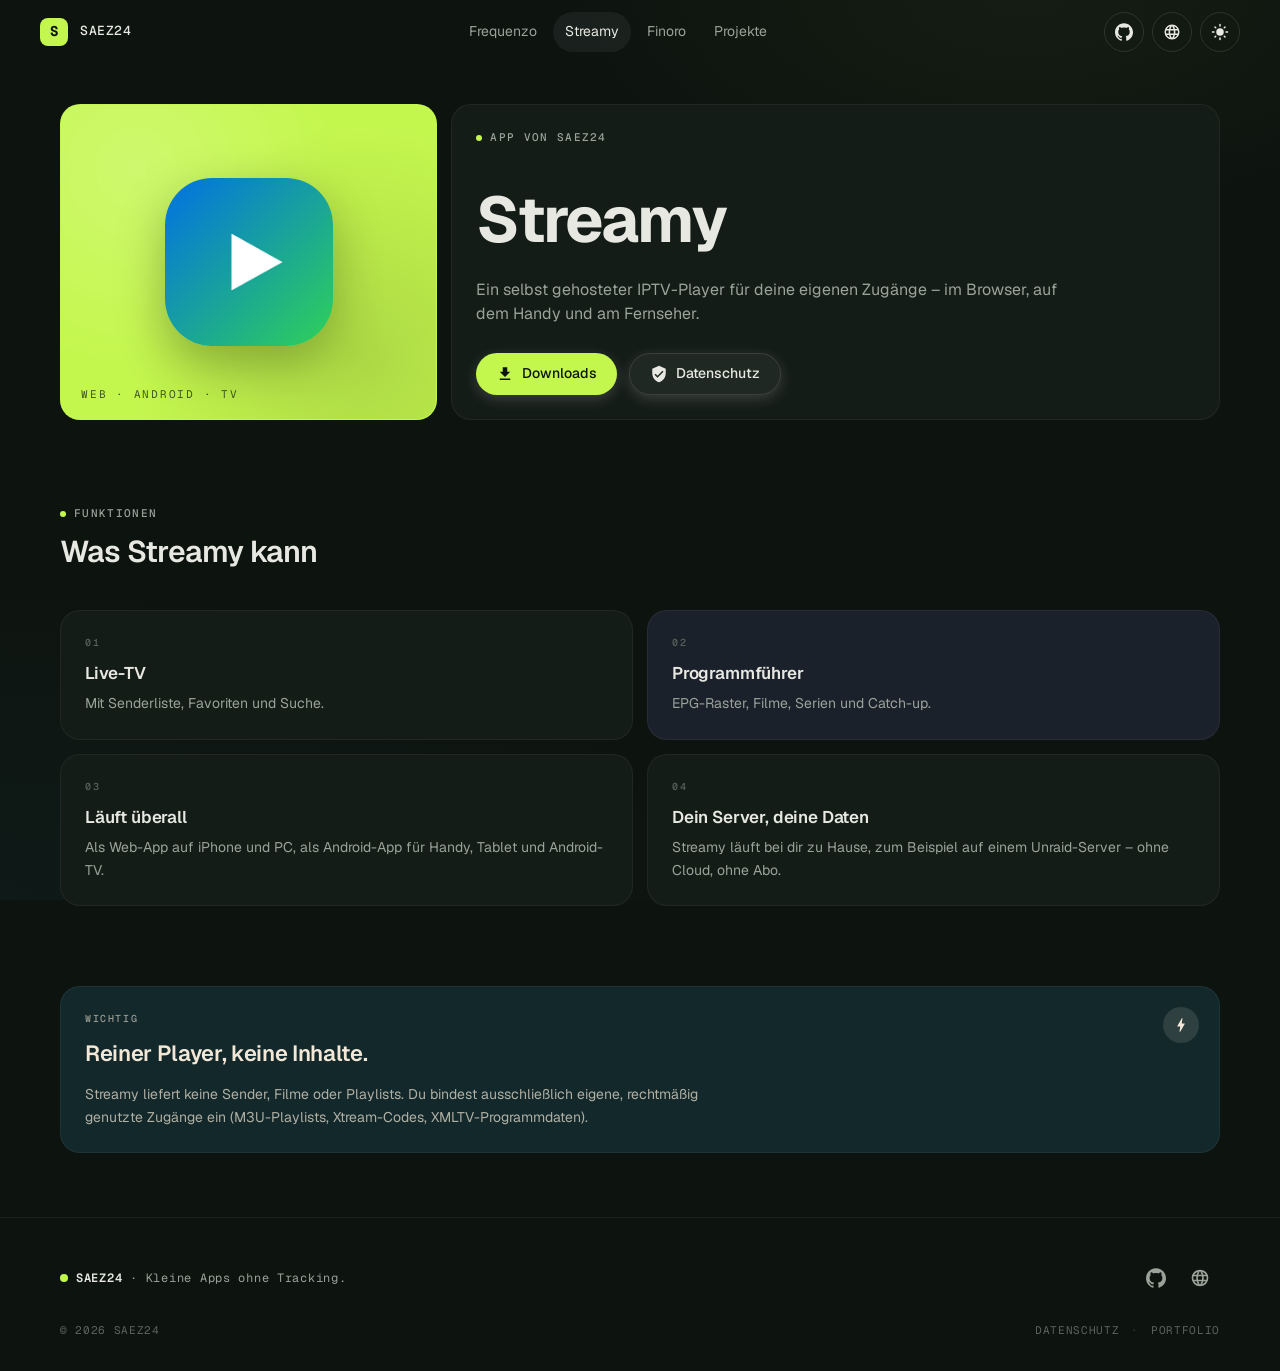
<file: streamy/index.html>
<!doctype html>
<html lang="de">
<head>
  <meta charset="utf-8">
  <meta name="viewport" content="width=device-width, initial-scale=1">
  <title>Streamy – IPTV-Player</title>
  <meta name="description" content="Streamy: selbst gehosteter IPTV-Player für deine eigenen Zugänge – Browser, Handy und Android-TV.">
  <meta name="theme-color" content="#0d1410">
  <link rel="preload" href="/assets/fonts/geist-variable.woff2" as="font" type="font/woff2" crossorigin>
  <link rel="stylesheet" href="/assets/style.css">
  <script src="/assets/site.js"></script>
</head>
<body>
  <a class="skip-link" href="#main">Zum Inhalt springen</a>
  <nav class="nav" aria-label="Hauptnavigation">
    <div class="nav__inner">
      <a class="nav__logo" href="/" aria-label="Saez24, Startseite">
        <span class="nav__logo-mark" aria-hidden="true">S</span>
        <span class="nav__logo-text">Saez24</span>
      </a>
      <div class="nav__links"><a class="nav__link" href="/frequenzo/">Frequenzo</a><a class="nav__link" href="/streamy/" aria-current="page">Streamy</a><a class="nav__link" href="/finoro/">Finoro</a><a class="nav__link" href="/#projekte">Projekte</a></div>
      <div class="nav__actions">
        <a class="nav__icon-btn nav__ext" href="https://github.com/Saez24" aria-label="GitHub" title="GitHub"><svg class="icon" viewBox="0 0 24 24" aria-hidden="true"><path d="M12 .297c-6.63 0-12 5.373-12 12 0 5.303 3.438 9.8 8.205 11.385.6.113.82-.258.82-.577 0-.285-.01-1.04-.015-2.04-3.338.724-4.042-1.61-4.042-1.61-.546-1.387-1.333-1.756-1.333-1.756-1.089-.745.083-.729.083-.729 1.205.084 1.838 1.236 1.838 1.236 1.07 1.835 2.809 1.305 3.495.998.108-.776.417-1.305.76-1.605-2.665-.3-5.466-1.332-5.466-5.93 0-1.31.467-2.38 1.235-3.22-.135-.303-.54-1.523.105-3.176 0 0 1.005-.322 3.3 1.23.96-.267 1.98-.4 3-.405 1.02.005 2.04.138 3 .405 2.28-1.552 3.285-1.23 3.285-1.23.645 1.653.24 2.873.12 3.176.765.84 1.23 1.91 1.23 3.22 0 4.61-2.805 5.625-5.475 5.92.42.36.81 1.096.81 2.22 0 1.606-.015 2.896-.015 3.286 0 .315.21.69.825.57C20.565 22.092 24 17.592 24 12.297c0-6.627-5.373-12-12-12"/></svg></a>
        <a class="nav__icon-btn nav__ext" href="https://your-developer.de/" aria-label="Portfolio" title="Portfolio"><svg class="icon" viewBox="0 0 24 24" aria-hidden="true"><path d="M12 2a10 10 0 1 0 0 20 10 10 0 0 0 0-20zm6.93 6h-2.95a15.65 15.65 0 0 0-1.38-3.56A8.03 8.03 0 0 1 18.93 8zM12 4.04c.83 1.2 1.48 2.53 1.91 3.96h-3.82c.43-1.43 1.08-2.76 1.91-3.96zM4.26 14A8.2 8.2 0 0 1 4 12c0-.69.1-1.36.26-2h3.38a16.5 16.5 0 0 0 0 4H4.26zm.82 2h2.95c.32 1.25.78 2.45 1.38 3.56A7.99 7.99 0 0 1 5.08 16zm2.95-8H5.08a7.99 7.99 0 0 1 4.33-3.56A15.65 15.65 0 0 0 8.03 8zM12 19.96c-.83-1.2-1.48-2.53-1.91-3.96h3.82c-.43 1.43-1.08 2.76-1.91 3.96zM14.34 14H9.66a14.7 14.7 0 0 1 0-4h4.68a14.7 14.7 0 0 1 0 4zm.25 5.56c.6-1.11 1.06-2.31 1.38-3.56h2.95a8.03 8.03 0 0 1-4.33 3.56zM16.36 14a16.5 16.5 0 0 0 0-4h3.38a8.2 8.2 0 0 1 0 4h-3.38z"/></svg></a>
        <button class="nav__icon-btn nav__theme" type="button" aria-label="Design wechseln"><svg class="icon icon--sun" viewBox="0 0 24 24" aria-hidden="true"><path d="M12 7a5 5 0 1 0 0 10 5 5 0 0 0 0-10zM2 13h2a1 1 0 0 0 0-2H2a1 1 0 0 0 0 2zm18 0h2a1 1 0 0 0 0-2h-2a1 1 0 0 0 0 2zM11 2v2a1 1 0 0 0 2 0V2a1 1 0 0 0-2 0zm0 18v2a1 1 0 0 0 2 0v-2a1 1 0 0 0-2 0zM5.99 4.58a1 1 0 0 0-1.41 1.41l1.06 1.06a1 1 0 0 0 1.41-1.41L5.99 4.58zm12.37 12.37a1 1 0 0 0-1.41 1.41l1.06 1.06a1 1 0 0 0 1.41-1.41l-1.06-1.06zm1.06-10.96a1 1 0 0 0-1.41-1.41l-1.06 1.06a1 1 0 0 0 1.41 1.41l1.06-1.06zM7.05 18.36a1 1 0 0 0-1.41-1.41l-1.06 1.06a1 1 0 0 0 1.41 1.41l1.06-1.06z"/></svg><svg class="icon icon--moon" viewBox="0 0 24 24" aria-hidden="true"><path d="M12 3a9 9 0 1 0 9 9c0-.46-.04-.92-.1-1.36a5.39 5.39 0 0 1-4.4 2.26 5.4 5.4 0 0 1-3.14-9.8c-.44-.06-.9-.1-1.36-.1z"/></svg></button>
        <button class="nav__icon-btn nav__hamburger" type="button" aria-label="Navigation öffnen" aria-expanded="false" aria-controls="nav-drawer"><svg class="icon icon--menu" viewBox="0 0 24 24" aria-hidden="true"><path d="M3 18h18v-2H3v2zm0-5h18v-2H3v2zm0-7v2h18V6H3z"/></svg><svg class="icon icon--close" viewBox="0 0 24 24" aria-hidden="true"><path d="M19 6.41 17.59 5 12 10.59 6.41 5 5 6.41 10.59 12 5 17.59 6.41 19 12 13.41 17.59 19 19 17.59 13.41 12z"/></svg></button>
      </div>
    </div>
    <div class="nav__drawer" id="nav-drawer" hidden>
      <a class="nav__link" href="/frequenzo/">Frequenzo</a><a class="nav__link" href="/streamy/" aria-current="page">Streamy</a><a class="nav__link" href="/finoro/">Finoro</a><a class="nav__link" href="/#projekte">Projekte</a>
      <a class="nav__link" href="https://github.com/Saez24">GitHub</a>
      <a class="nav__link" href="https://your-developer.de/">Portfolio</a>
    </div>
  </nav>
  <main id="main">
    <section class="page" aria-label="Streamy">
      <div class="container">
        <div class="bento hero__bento">
          <article class="tile tile--accent hero-avatar col-4 row-3" aria-hidden="true">
            <img class="hero-avatar__icon" src="/assets/streamy.png" alt="" width="168" height="168">
            <div class="hero-avatar__corner">Web · Android · TV</div>
          </article>
          <article class="tile hero-intro col-8 row-3">
            <span class="eyebrow">App von Saez24</span>
            <h1 class="display hero-intro__title">Streamy</h1>
            <p class="hero-intro__sub">Ein selbst gehosteter IPTV-Player für deine eigenen Zugänge – im Browser, auf dem Handy und am Fernseher.</p>
            <div class="actions">
              <a class="btn btn--primary" href="https://github.com/Saez24/Streamy-App/releases"><svg class="icon" viewBox="0 0 24 24" aria-hidden="true"><path d="M5 20h14v-2H5v2zM19 9h-4V3H9v6H5l7 7 7-7z"/></svg>Downloads</a>
              <a class="btn btn--ghost" href="/streamy/datenschutz.html"><svg class="icon" viewBox="0 0 24 24" aria-hidden="true"><path d="M12 1 3 5v6c0 5.55 3.84 10.74 9 12 5.16-1.26 9-6.45 9-12V5l-9-4zm-2 16-4-4 1.41-1.41L10 14.17l6.59-6.59L18 9l-8 8z"/></svg>Datenschutz</a>
            </div>
          </article>
        </div>
      </div>
    </section>

    <section class="section" aria-labelledby="features">
      <div class="container">
        <header class="section__head">
          <span class="eyebrow">Funktionen</span>
          <h2 class="title" id="features">Was Streamy kann</h2>
        </header>
        <div class="bento">
          <article class="tile col-6">
            <span class="tile__label">01</span>
            <h3 class="feature__title">Live-TV</h3>
            <p class="tile__text">Mit Senderliste, Favoriten und Suche.</p>
          </article>
          <article class="tile tile--sage col-6">
            <span class="tile__label">02</span>
            <h3 class="feature__title">Programmführer</h3>
            <p class="tile__text">EPG-Raster, Filme, Serien und Catch-up.</p>
          </article>
          <article class="tile col-6">
            <span class="tile__label">03</span>
            <h3 class="feature__title">Läuft überall</h3>
            <p class="tile__text">Als Web-App auf iPhone und PC, als Android-App für Handy, Tablet und Android-TV.</p>
          </article>
          <article class="tile col-6">
            <span class="tile__label">04</span>
            <h3 class="feature__title">Dein Server, deine Daten</h3>
            <p class="tile__text">Streamy läuft bei dir zu Hause, zum Beispiel auf einem Unraid-Server – ohne Cloud, ohne Abo.</p>
          </article>
        </div>
      </div>
    </section>

    <section class="section" aria-label="Hinweis">
      <div class="container">
        <div class="bento">
          <article class="tile tile--warm col-12">
            <span class="tile__label">Wichtig</span>
            <p class="tile__value">Reiner Player, keine Inhalte.</p>
            <p class="tile__text">Streamy liefert keine
              Sender, Filme oder Playlists. Du bindest ausschließlich eigene, rechtmäßig genutzte
              Zugänge ein (M3U-Playlists, Xtream-Codes, XMLTV-Programmdaten).</p>
            <div class="tile__corner" aria-hidden="true"><svg class="icon" viewBox="0 0 24 24" aria-hidden="true"><path d="M11 21h-1l1-7H7.5c-.88 0-.33-.75-.31-.78C8.48 10.94 10.42 7.54 13.01 3h1l-1 7h3.51c.4 0 .62.19.4.66C12.97 17.55 11 21 11 21z"/></svg></div>
          </article>
        </div>
      </div>
    </section>
  </main>
  <footer class="footer">
    <div class="container">
      <div class="footer__content">
        <div class="footer__brand">
          <span class="footer__logo-dot" aria-hidden="true"></span>
          <span class="footer__brand-name">Saez24</span>
          <span>· Kleine Apps ohne Tracking.</span>
        </div>
        <div class="footer__channels">
          <a class="footer__channel" href="https://github.com/Saez24" aria-label="GitHub" title="GitHub"><svg class="icon" viewBox="0 0 24 24" aria-hidden="true"><path d="M12 .297c-6.63 0-12 5.373-12 12 0 5.303 3.438 9.8 8.205 11.385.6.113.82-.258.82-.577 0-.285-.01-1.04-.015-2.04-3.338.724-4.042-1.61-4.042-1.61-.546-1.387-1.333-1.756-1.333-1.756-1.089-.745.083-.729.083-.729 1.205.084 1.838 1.236 1.838 1.236 1.07 1.835 2.809 1.305 3.495.998.108-.776.417-1.305.76-1.605-2.665-.3-5.466-1.332-5.466-5.93 0-1.31.467-2.38 1.235-3.22-.135-.303-.54-1.523.105-3.176 0 0 1.005-.322 3.3 1.23.96-.267 1.98-.4 3-.405 1.02.005 2.04.138 3 .405 2.28-1.552 3.285-1.23 3.285-1.23.645 1.653.24 2.873.12 3.176.765.84 1.23 1.91 1.23 3.22 0 4.61-2.805 5.625-5.475 5.92.42.36.81 1.096.81 2.22 0 1.606-.015 2.896-.015 3.286 0 .315.21.69.825.57C20.565 22.092 24 17.592 24 12.297c0-6.627-5.373-12-12-12"/></svg></a>
          <a class="footer__channel" href="https://your-developer.de/" aria-label="Portfolio" title="Portfolio"><svg class="icon" viewBox="0 0 24 24" aria-hidden="true"><path d="M12 2a10 10 0 1 0 0 20 10 10 0 0 0 0-20zm6.93 6h-2.95a15.65 15.65 0 0 0-1.38-3.56A8.03 8.03 0 0 1 18.93 8zM12 4.04c.83 1.2 1.48 2.53 1.91 3.96h-3.82c.43-1.43 1.08-2.76 1.91-3.96zM4.26 14A8.2 8.2 0 0 1 4 12c0-.69.1-1.36.26-2h3.38a16.5 16.5 0 0 0 0 4H4.26zm.82 2h2.95c.32 1.25.78 2.45 1.38 3.56A7.99 7.99 0 0 1 5.08 16zm2.95-8H5.08a7.99 7.99 0 0 1 4.33-3.56A15.65 15.65 0 0 0 8.03 8zM12 19.96c-.83-1.2-1.48-2.53-1.91-3.96h3.82c-.43 1.43-1.08 2.76-1.91 3.96zM14.34 14H9.66a14.7 14.7 0 0 1 0-4h4.68a14.7 14.7 0 0 1 0 4zm.25 5.56c.6-1.11 1.06-2.31 1.38-3.56h2.95a8.03 8.03 0 0 1-4.33 3.56zM16.36 14a16.5 16.5 0 0 0 0-4h3.38a8.2 8.2 0 0 1 0 4h-3.38z"/></svg></a>
        </div>
      </div>
      <div class="footer__bottom">
        <span>© 2026 Saez24</span>
        <nav class="footer__legal" aria-label="Rechtliches">
          <a href="/datenschutz.html">Datenschutz</a>
          <span class="footer__sep" aria-hidden="true">·</span>
          <a href="https://your-developer.de/">Portfolio</a>
        </nav>
      </div>
    </div>
  </footer>
</body>
</html>
</file>
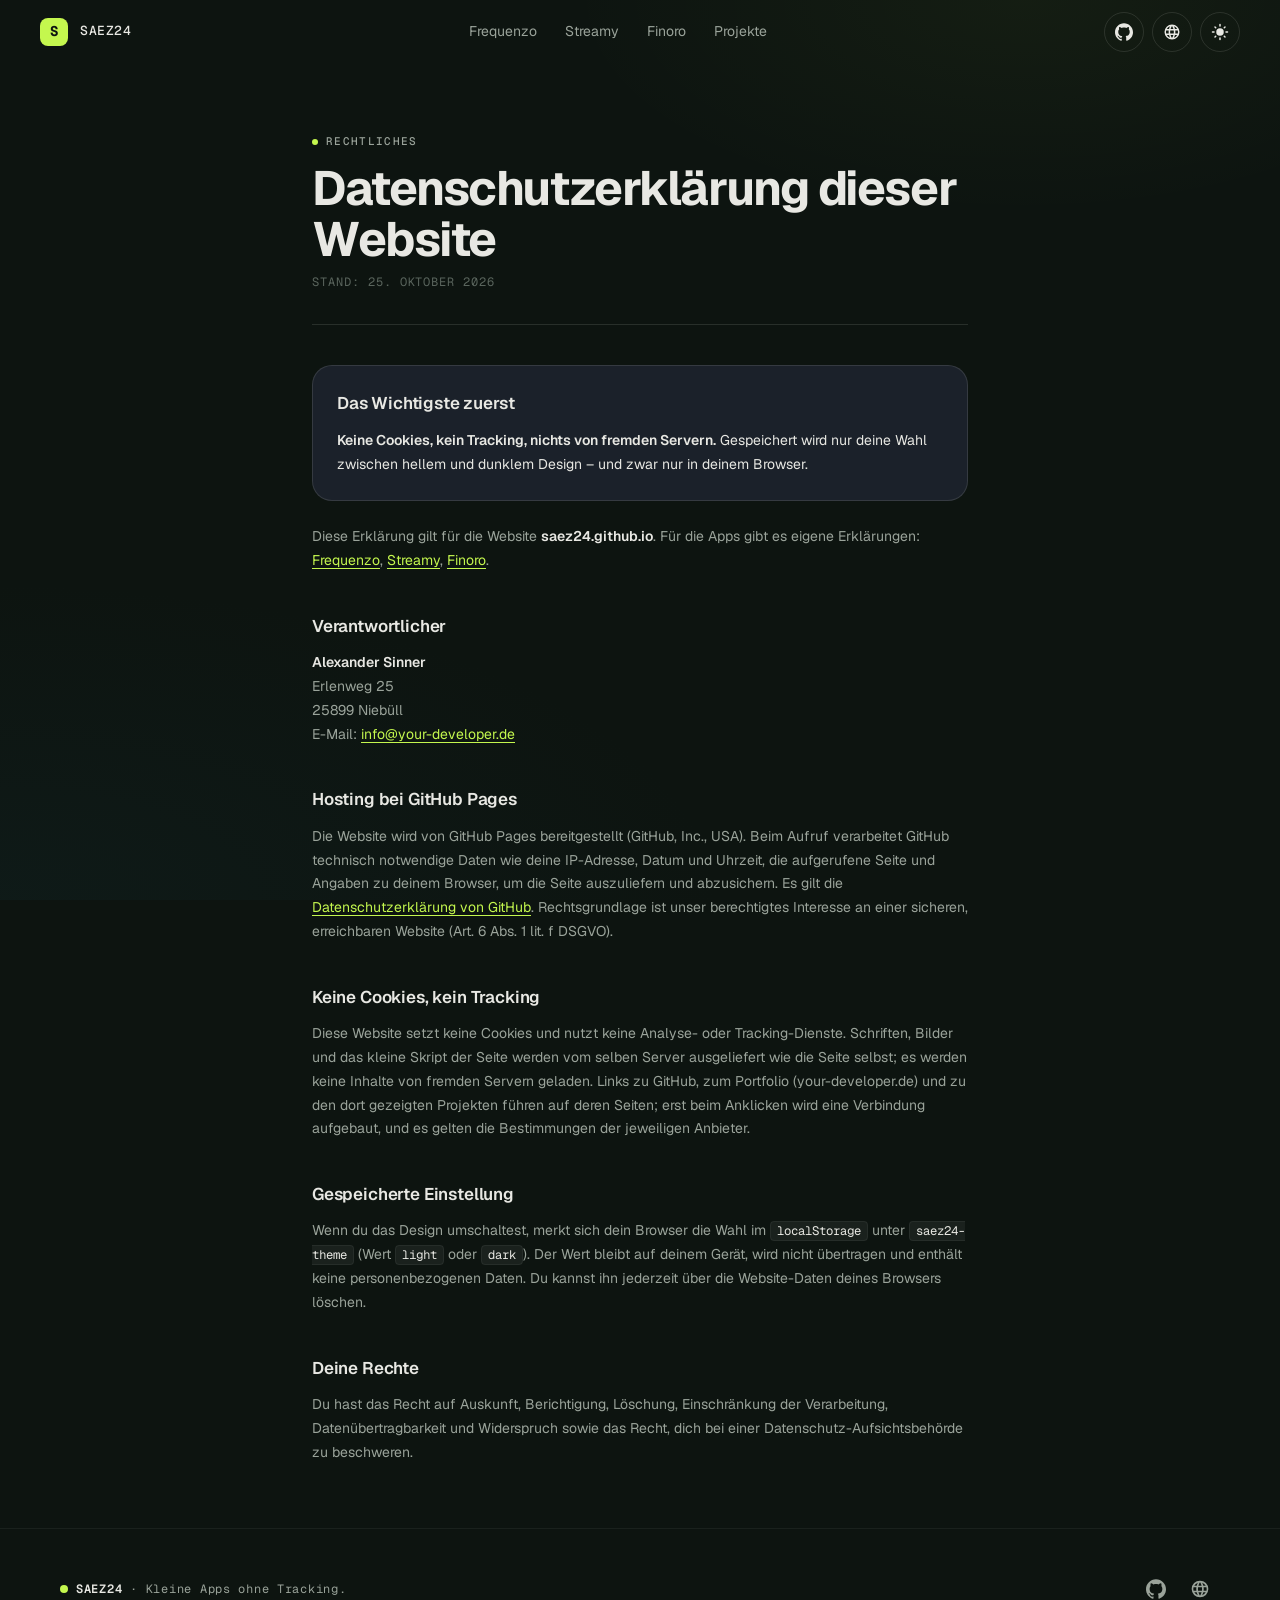
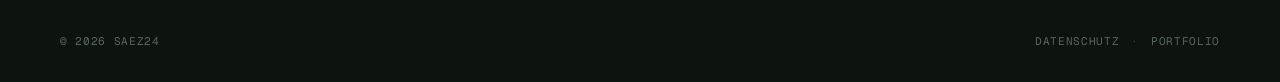
<file: datenschutz.html>
<!doctype html>
<html lang="de">
<head>
  <meta charset="utf-8">
  <meta name="viewport" content="width=device-width, initial-scale=1">
  <title>Datenschutz – Saez24</title>
  <meta name="theme-color" content="#0d1410">
  <link rel="preload" href="/assets/fonts/geist-variable.woff2" as="font" type="font/woff2" crossorigin>
  <link rel="stylesheet" href="/assets/style.css">
  <script src="/assets/site.js"></script>
</head>
<body>
  <a class="skip-link" href="#main">Zum Inhalt springen</a>
  <nav class="nav" aria-label="Hauptnavigation">
    <div class="nav__inner">
      <a class="nav__logo" href="/" aria-label="Saez24, Startseite">
        <span class="nav__logo-mark" aria-hidden="true">S</span>
        <span class="nav__logo-text">Saez24</span>
      </a>
      <div class="nav__links"><a class="nav__link" href="/frequenzo/">Frequenzo</a><a class="nav__link" href="/streamy/">Streamy</a><a class="nav__link" href="/finoro/">Finoro</a><a class="nav__link" href="/#projekte">Projekte</a></div>
      <div class="nav__actions">
        <a class="nav__icon-btn nav__ext" href="https://github.com/Saez24" aria-label="GitHub" title="GitHub"><svg class="icon" viewBox="0 0 24 24" aria-hidden="true"><path d="M12 .297c-6.63 0-12 5.373-12 12 0 5.303 3.438 9.8 8.205 11.385.6.113.82-.258.82-.577 0-.285-.01-1.04-.015-2.04-3.338.724-4.042-1.61-4.042-1.61-.546-1.387-1.333-1.756-1.333-1.756-1.089-.745.083-.729.083-.729 1.205.084 1.838 1.236 1.838 1.236 1.07 1.835 2.809 1.305 3.495.998.108-.776.417-1.305.76-1.605-2.665-.3-5.466-1.332-5.466-5.93 0-1.31.467-2.38 1.235-3.22-.135-.303-.54-1.523.105-3.176 0 0 1.005-.322 3.3 1.23.96-.267 1.98-.4 3-.405 1.02.005 2.04.138 3 .405 2.28-1.552 3.285-1.23 3.285-1.23.645 1.653.24 2.873.12 3.176.765.84 1.23 1.91 1.23 3.22 0 4.61-2.805 5.625-5.475 5.92.42.36.81 1.096.81 2.22 0 1.606-.015 2.896-.015 3.286 0 .315.21.69.825.57C20.565 22.092 24 17.592 24 12.297c0-6.627-5.373-12-12-12"/></svg></a>
        <a class="nav__icon-btn nav__ext" href="https://your-developer.de/" aria-label="Portfolio" title="Portfolio"><svg class="icon" viewBox="0 0 24 24" aria-hidden="true"><path d="M12 2a10 10 0 1 0 0 20 10 10 0 0 0 0-20zm6.93 6h-2.95a15.65 15.65 0 0 0-1.38-3.56A8.03 8.03 0 0 1 18.93 8zM12 4.04c.83 1.2 1.48 2.53 1.91 3.96h-3.82c.43-1.43 1.08-2.76 1.91-3.96zM4.26 14A8.2 8.2 0 0 1 4 12c0-.69.1-1.36.26-2h3.38a16.5 16.5 0 0 0 0 4H4.26zm.82 2h2.95c.32 1.25.78 2.45 1.38 3.56A7.99 7.99 0 0 1 5.08 16zm2.95-8H5.08a7.99 7.99 0 0 1 4.33-3.56A15.65 15.65 0 0 0 8.03 8zM12 19.96c-.83-1.2-1.48-2.53-1.91-3.96h3.82c-.43 1.43-1.08 2.76-1.91 3.96zM14.34 14H9.66a14.7 14.7 0 0 1 0-4h4.68a14.7 14.7 0 0 1 0 4zm.25 5.56c.6-1.11 1.06-2.31 1.38-3.56h2.95a8.03 8.03 0 0 1-4.33 3.56zM16.36 14a16.5 16.5 0 0 0 0-4h3.38a8.2 8.2 0 0 1 0 4h-3.38z"/></svg></a>
        <button class="nav__icon-btn nav__theme" type="button" aria-label="Design wechseln"><svg class="icon icon--sun" viewBox="0 0 24 24" aria-hidden="true"><path d="M12 7a5 5 0 1 0 0 10 5 5 0 0 0 0-10zM2 13h2a1 1 0 0 0 0-2H2a1 1 0 0 0 0 2zm18 0h2a1 1 0 0 0 0-2h-2a1 1 0 0 0 0 2zM11 2v2a1 1 0 0 0 2 0V2a1 1 0 0 0-2 0zm0 18v2a1 1 0 0 0 2 0v-2a1 1 0 0 0-2 0zM5.99 4.58a1 1 0 0 0-1.41 1.41l1.06 1.06a1 1 0 0 0 1.41-1.41L5.99 4.58zm12.37 12.37a1 1 0 0 0-1.41 1.41l1.06 1.06a1 1 0 0 0 1.41-1.41l-1.06-1.06zm1.06-10.96a1 1 0 0 0-1.41-1.41l-1.06 1.06a1 1 0 0 0 1.41 1.41l1.06-1.06zM7.05 18.36a1 1 0 0 0-1.41-1.41l-1.06 1.06a1 1 0 0 0 1.41 1.41l1.06-1.06z"/></svg><svg class="icon icon--moon" viewBox="0 0 24 24" aria-hidden="true"><path d="M12 3a9 9 0 1 0 9 9c0-.46-.04-.92-.1-1.36a5.39 5.39 0 0 1-4.4 2.26 5.4 5.4 0 0 1-3.14-9.8c-.44-.06-.9-.1-1.36-.1z"/></svg></button>
        <button class="nav__icon-btn nav__hamburger" type="button" aria-label="Navigation öffnen" aria-expanded="false" aria-controls="nav-drawer"><svg class="icon icon--menu" viewBox="0 0 24 24" aria-hidden="true"><path d="M3 18h18v-2H3v2zm0-5h18v-2H3v2zm0-7v2h18V6H3z"/></svg><svg class="icon icon--close" viewBox="0 0 24 24" aria-hidden="true"><path d="M19 6.41 17.59 5 12 10.59 6.41 5 5 6.41 10.59 12 5 17.59 6.41 19 12 13.41 17.59 19 19 17.59 13.41 12z"/></svg></button>
      </div>
    </div>
    <div class="nav__drawer" id="nav-drawer" hidden>
      <a class="nav__link" href="/frequenzo/">Frequenzo</a><a class="nav__link" href="/streamy/">Streamy</a><a class="nav__link" href="/finoro/">Finoro</a><a class="nav__link" href="/#projekte">Projekte</a>
      <a class="nav__link" href="https://github.com/Saez24">GitHub</a>
      <a class="nav__link" href="https://your-developer.de/">Portfolio</a>
    </div>
  </nav>
  <main id="main" class="legal">
    <div class="legal__container">
        <span class="eyebrow">Rechtliches</span>
        <h1>Datenschutzerklärung dieser Website</h1>
        <p>Stand: 25. Oktober 2026</p>
        <div class="legal__highlight">
          <h2>Das Wichtigste zuerst</h2>
          <p><strong>Keine Cookies, kein Tracking, nichts von fremden Servern.</strong>
            Gespeichert wird nur deine Wahl zwischen hellem und dunklem Design – und zwar nur
            in deinem Browser.</p>
        </div>
        <p>Diese Erklärung gilt für die Website <strong>saez24.github.io</strong>. Für die Apps
          gibt es eigene Erklärungen:
          <a href="/frequenzo/datenschutz.html">Frequenzo</a>,
          <a href="/streamy/datenschutz.html">Streamy</a>,
          <a href="/finoro/datenschutz.html">Finoro</a>.</p>
        <h2>Verantwortlicher</h2>
        <p><strong>Alexander Sinner</strong><br>
          Erlenweg 25<br>
          25899 Niebüll<br>
          E-Mail: <a href="mailto:info@your-developer.de">info@your-developer.de</a></p>
        <h2>Hosting bei GitHub Pages</h2>
        <p>Die Website wird von GitHub Pages bereitgestellt (GitHub, Inc., USA). Beim Aufruf
          verarbeitet GitHub technisch notwendige Daten wie deine IP-Adresse, Datum und Uhrzeit,
          die aufgerufene Seite und Angaben zu deinem Browser, um die Seite auszuliefern und
          abzusichern. Es gilt die
          <a href="https://docs.github.com/de/site-policy/privacy-policies/github-general-privacy-statement">Datenschutzerklärung von GitHub</a>.
          Rechtsgrundlage ist unser berechtigtes Interesse an einer sicheren, erreichbaren
          Website (Art. 6 Abs. 1 lit. f DSGVO).</p>
        <h2>Keine Cookies, kein Tracking</h2>
        <p>Diese Website setzt keine Cookies und nutzt keine Analyse- oder Tracking-Dienste.
          Schriften, Bilder und das kleine Skript der Seite werden vom selben Server ausgeliefert
          wie die Seite selbst; es werden keine Inhalte von fremden Servern geladen. Links zu
          GitHub, zum Portfolio (your-developer.de) und zu den dort gezeigten Projekten führen
          auf deren Seiten; erst beim Anklicken wird eine Verbindung aufgebaut, und es gelten
          die Bestimmungen der jeweiligen Anbieter.</p>
        <h2>Gespeicherte Einstellung</h2>
        <p>Wenn du das Design umschaltest, merkt sich dein Browser die Wahl im
          <code>localStorage</code> unter <code>saez24-theme</code> (Wert <code>light</code>
          oder <code>dark</code>). Der Wert bleibt auf deinem Gerät, wird nicht übertragen und
          enthält keine personenbezogenen Daten. Du kannst ihn jederzeit über die
          Website-Daten deines Browsers löschen.</p>
        <h2>Deine Rechte</h2>
        <p>Du hast das Recht auf Auskunft, Berichtigung, Löschung, Einschränkung der
          Verarbeitung, Datenübertragbarkeit und Widerspruch sowie das Recht, dich bei einer
          Datenschutz-Aufsichtsbehörde zu beschweren.</p>
    </div>
  </main>
  <footer class="footer">
    <div class="container">
      <div class="footer__content">
        <div class="footer__brand">
          <span class="footer__logo-dot" aria-hidden="true"></span>
          <span class="footer__brand-name">Saez24</span>
          <span>· Kleine Apps ohne Tracking.</span>
        </div>
        <div class="footer__channels">
          <a class="footer__channel" href="https://github.com/Saez24" aria-label="GitHub" title="GitHub"><svg class="icon" viewBox="0 0 24 24" aria-hidden="true"><path d="M12 .297c-6.63 0-12 5.373-12 12 0 5.303 3.438 9.8 8.205 11.385.6.113.82-.258.82-.577 0-.285-.01-1.04-.015-2.04-3.338.724-4.042-1.61-4.042-1.61-.546-1.387-1.333-1.756-1.333-1.756-1.089-.745.083-.729.083-.729 1.205.084 1.838 1.236 1.838 1.236 1.07 1.835 2.809 1.305 3.495.998.108-.776.417-1.305.76-1.605-2.665-.3-5.466-1.332-5.466-5.93 0-1.31.467-2.38 1.235-3.22-.135-.303-.54-1.523.105-3.176 0 0 1.005-.322 3.3 1.23.96-.267 1.98-.4 3-.405 1.02.005 2.04.138 3 .405 2.28-1.552 3.285-1.23 3.285-1.23.645 1.653.24 2.873.12 3.176.765.84 1.23 1.91 1.23 3.22 0 4.61-2.805 5.625-5.475 5.92.42.36.81 1.096.81 2.22 0 1.606-.015 2.896-.015 3.286 0 .315.21.69.825.57C20.565 22.092 24 17.592 24 12.297c0-6.627-5.373-12-12-12"/></svg></a>
          <a class="footer__channel" href="https://your-developer.de/" aria-label="Portfolio" title="Portfolio"><svg class="icon" viewBox="0 0 24 24" aria-hidden="true"><path d="M12 2a10 10 0 1 0 0 20 10 10 0 0 0 0-20zm6.93 6h-2.95a15.65 15.65 0 0 0-1.38-3.56A8.03 8.03 0 0 1 18.93 8zM12 4.04c.83 1.2 1.48 2.53 1.91 3.96h-3.82c.43-1.43 1.08-2.76 1.91-3.96zM4.26 14A8.2 8.2 0 0 1 4 12c0-.69.1-1.36.26-2h3.38a16.5 16.5 0 0 0 0 4H4.26zm.82 2h2.95c.32 1.25.78 2.45 1.38 3.56A7.99 7.99 0 0 1 5.08 16zm2.95-8H5.08a7.99 7.99 0 0 1 4.33-3.56A15.65 15.65 0 0 0 8.03 8zM12 19.96c-.83-1.2-1.48-2.53-1.91-3.96h3.82c-.43 1.43-1.08 2.76-1.91 3.96zM14.34 14H9.66a14.7 14.7 0 0 1 0-4h4.68a14.7 14.7 0 0 1 0 4zm.25 5.56c.6-1.11 1.06-2.31 1.38-3.56h2.95a8.03 8.03 0 0 1-4.33 3.56zM16.36 14a16.5 16.5 0 0 0 0-4h3.38a8.2 8.2 0 0 1 0 4h-3.38z"/></svg></a>
        </div>
      </div>
      <div class="footer__bottom">
        <span>© 2026 Saez24</span>
        <nav class="footer__legal" aria-label="Rechtliches">
          <a href="/datenschutz.html">Datenschutz</a>
          <span class="footer__sep" aria-hidden="true">·</span>
          <a href="https://your-developer.de/">Portfolio</a>
        </nav>
      </div>
    </div>
  </footer>
</body>
</html>
</file>
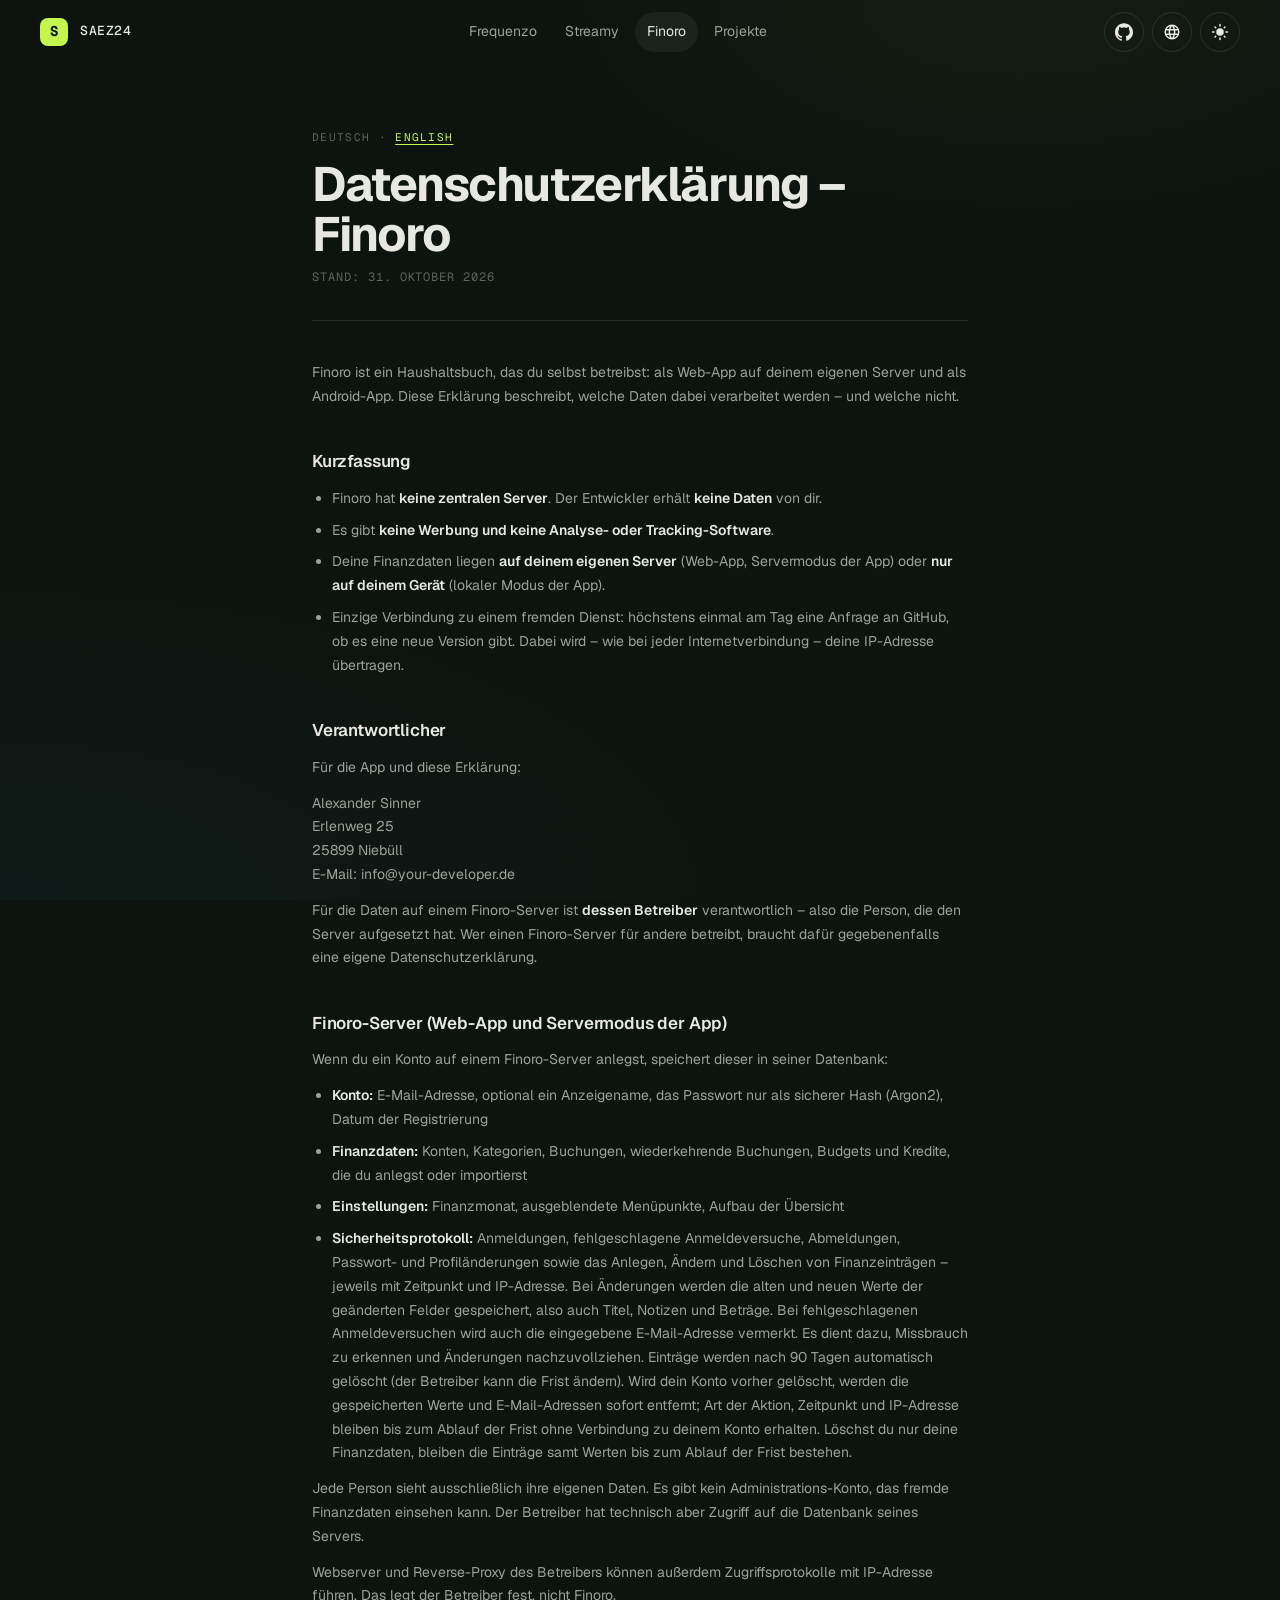
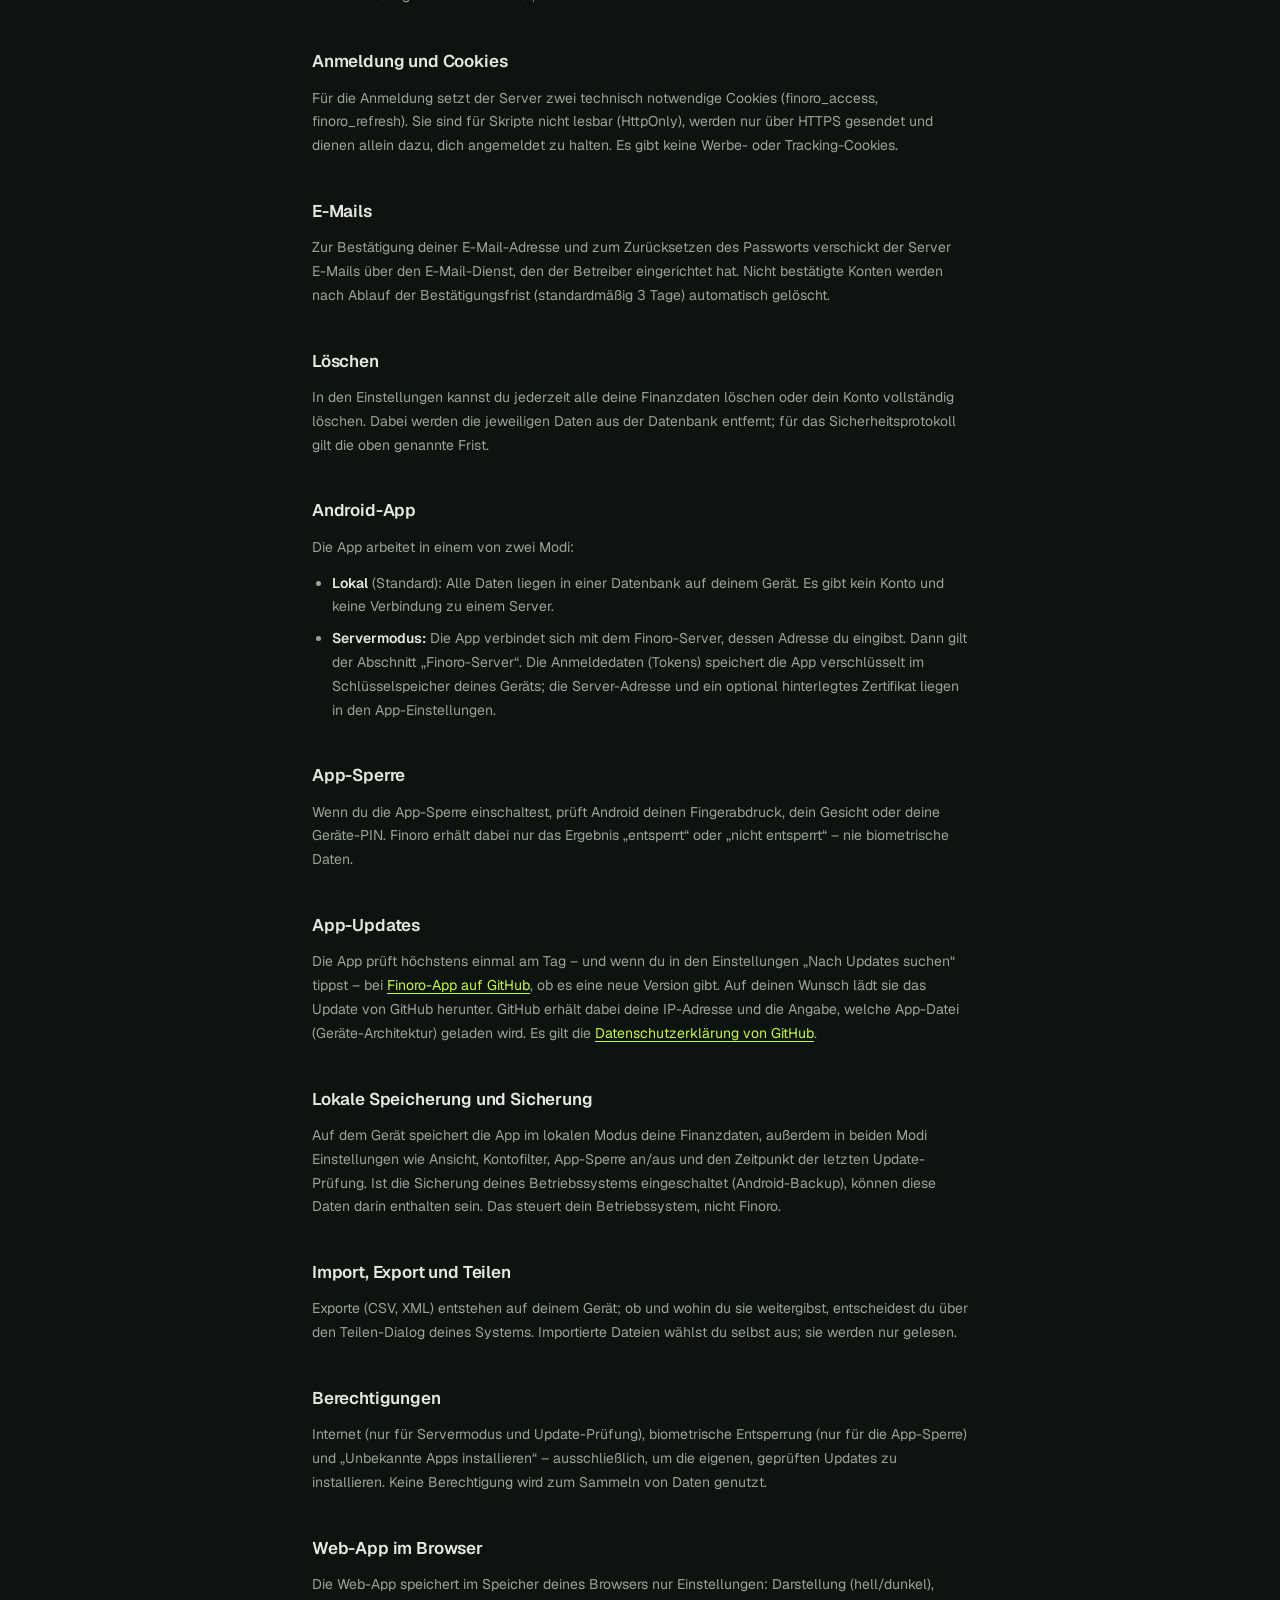
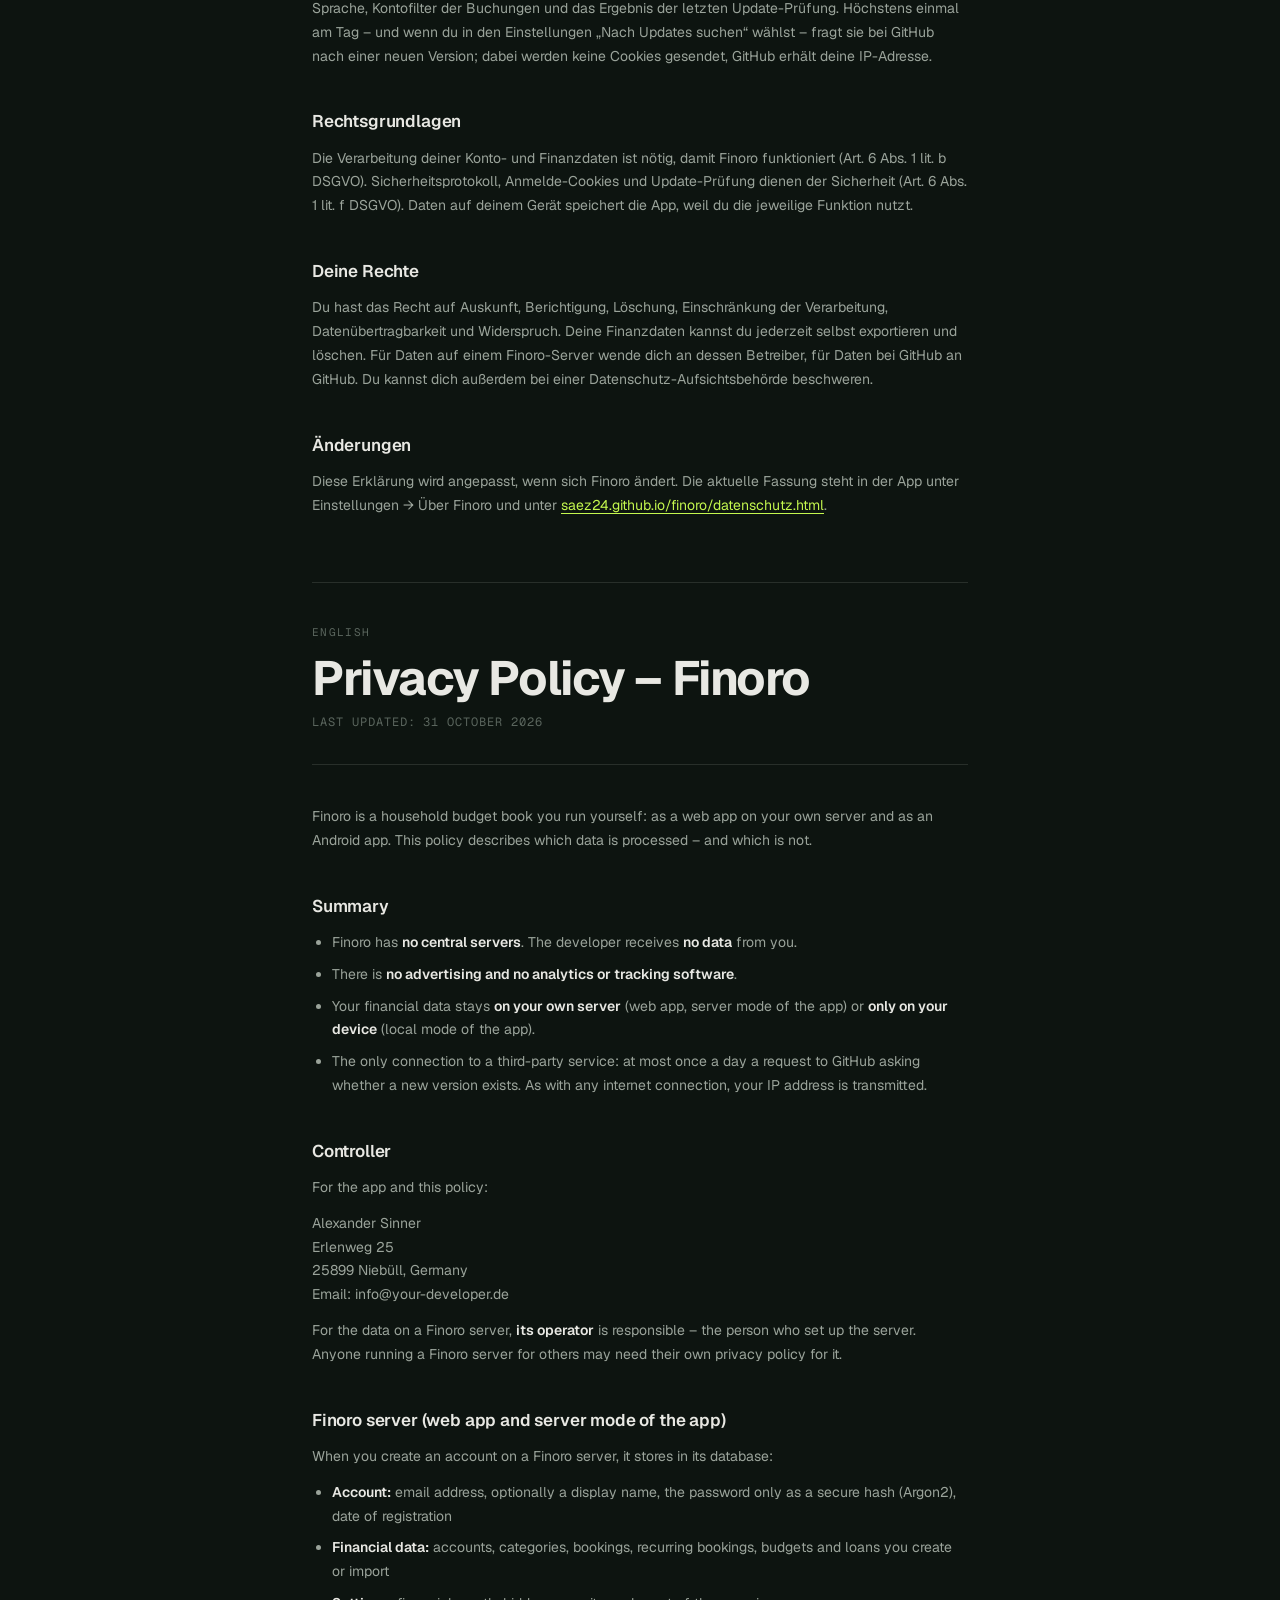
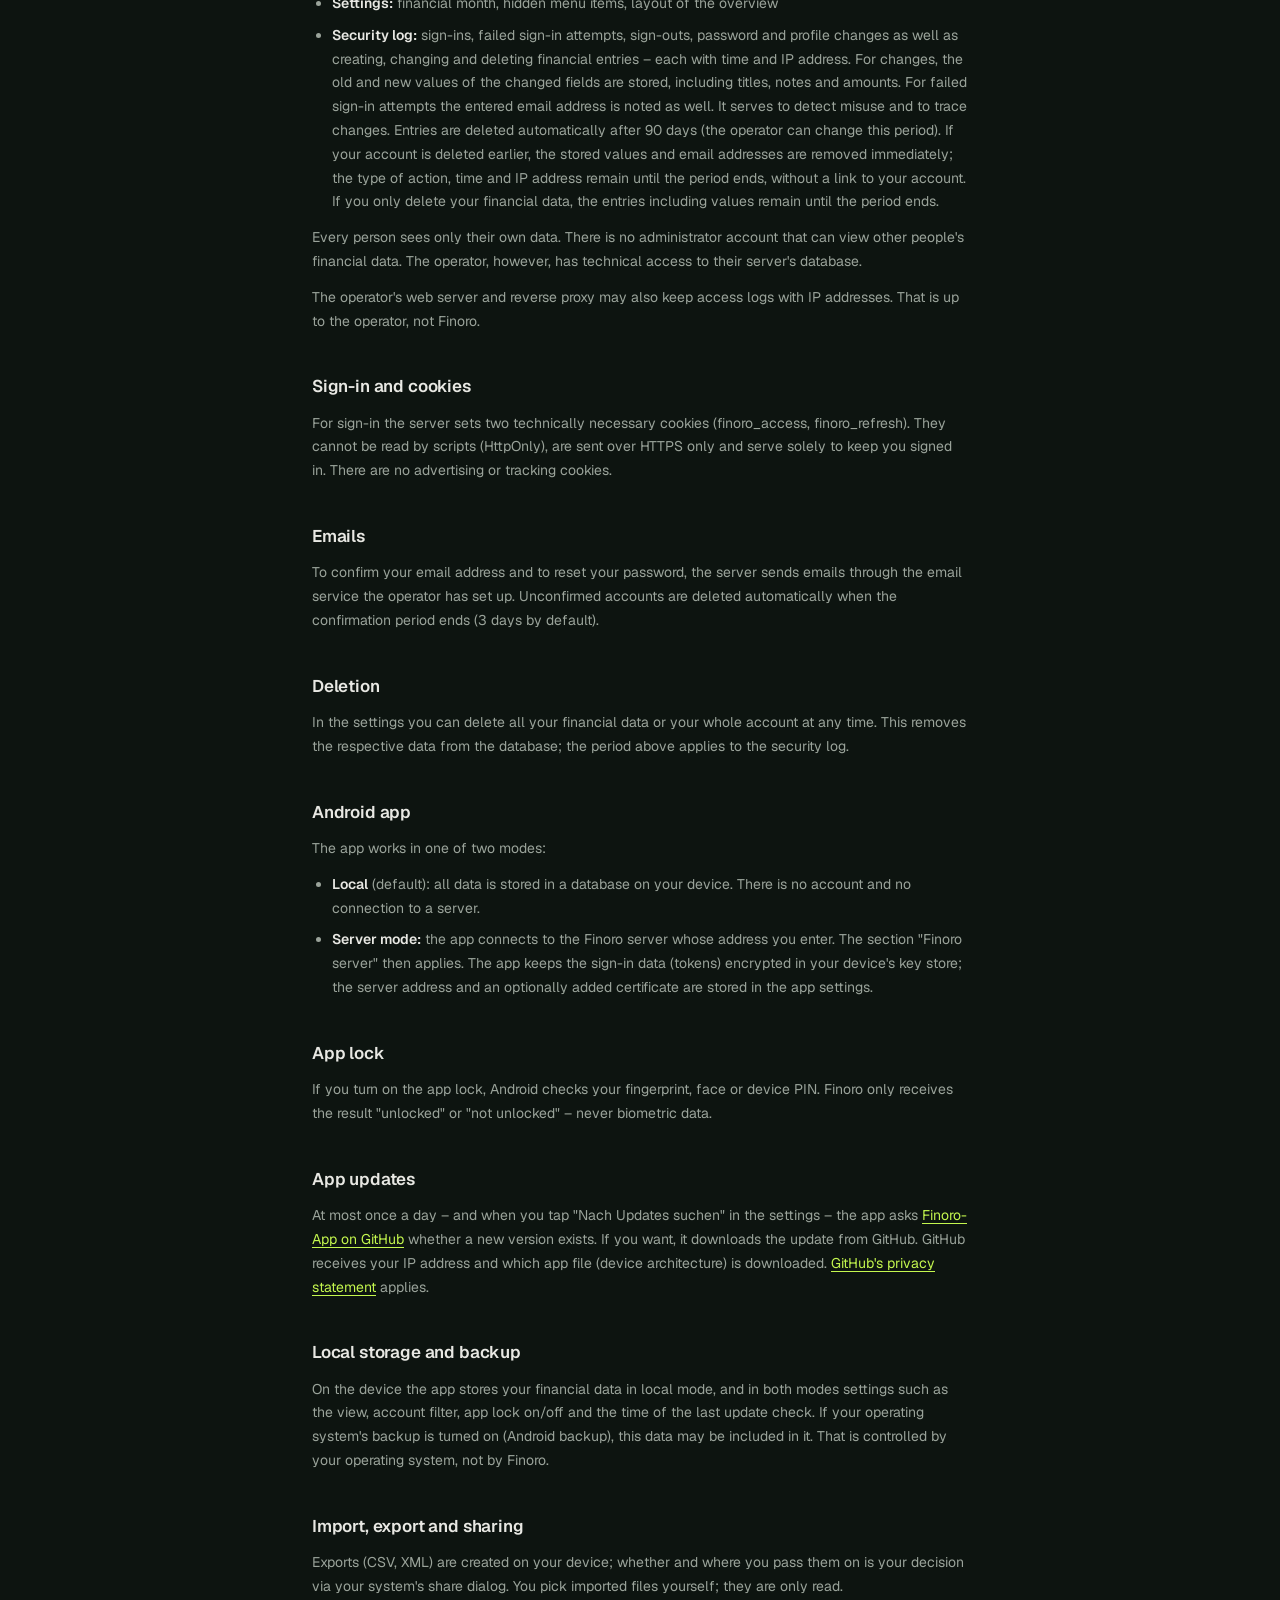
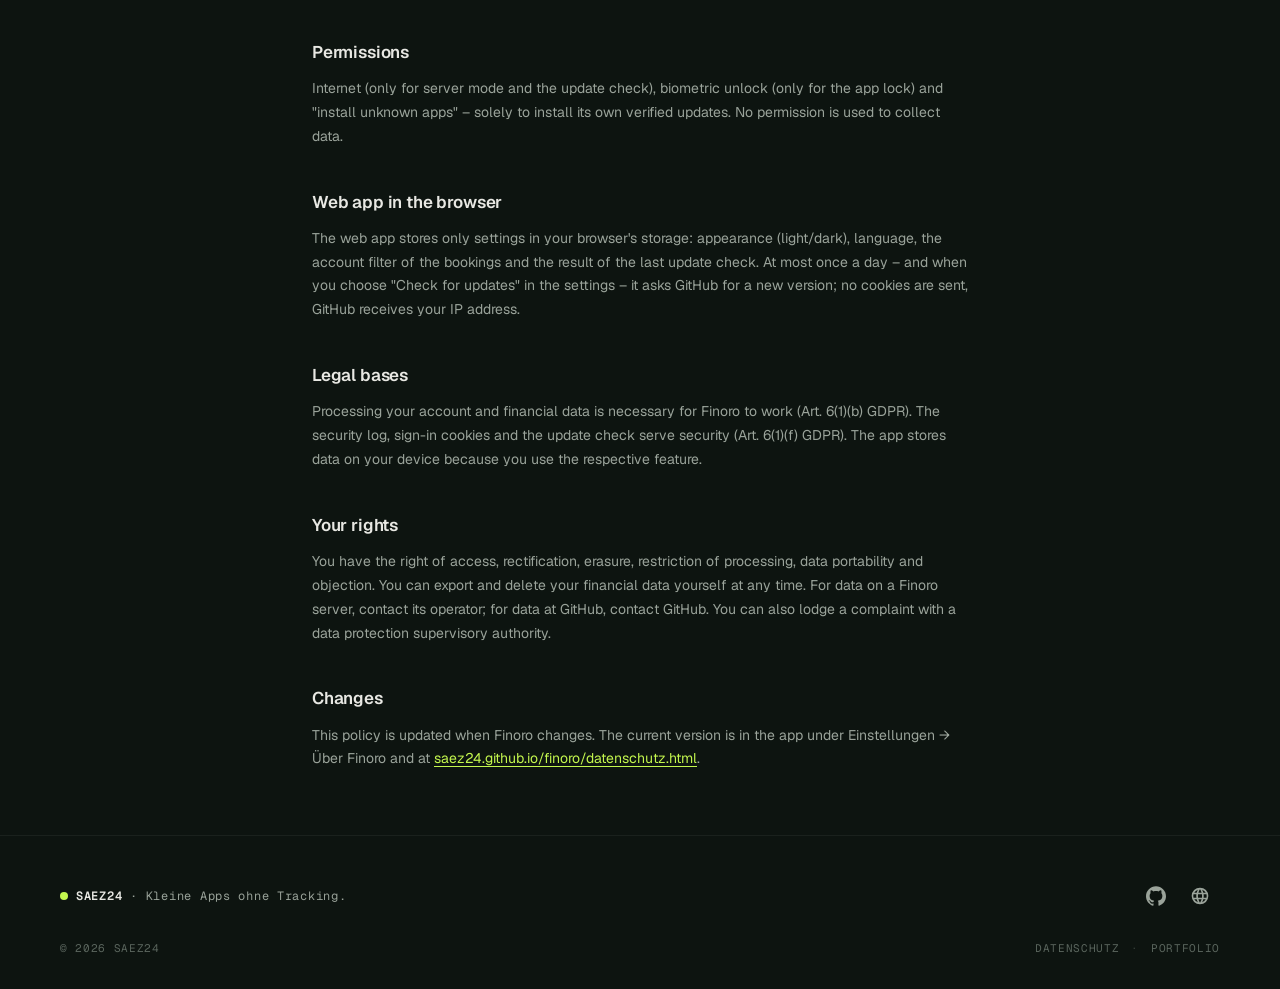
<file: finoro/datenschutz.html>
<!doctype html>
<html lang="de">
<head>
  <meta charset="utf-8">
  <meta name="viewport" content="width=device-width, initial-scale=1">
  <title>Datenschutzerklärung – Finoro</title>
  <meta name="theme-color" content="#0d1410">
  <link rel="preload" href="/assets/fonts/geist-variable.woff2" as="font" type="font/woff2" crossorigin>
  <link rel="stylesheet" href="/assets/style.css">
  <script src="/assets/site.js"></script>
</head>
<body>
  <a class="skip-link" href="#main">Zum Inhalt springen</a>
  <nav class="nav" aria-label="Hauptnavigation">
    <div class="nav__inner">
      <a class="nav__logo" href="/" aria-label="Saez24, Startseite">
        <span class="nav__logo-mark" aria-hidden="true">S</span>
        <span class="nav__logo-text">Saez24</span>
      </a>
      <div class="nav__links"><a class="nav__link" href="/frequenzo/">Frequenzo</a><a class="nav__link" href="/streamy/">Streamy</a><a class="nav__link" href="/finoro/" aria-current="page">Finoro</a><a class="nav__link" href="/#projekte">Projekte</a></div>
      <div class="nav__actions">
        <a class="nav__icon-btn nav__ext" href="https://github.com/Saez24" aria-label="GitHub" title="GitHub"><svg class="icon" viewBox="0 0 24 24" aria-hidden="true"><path d="M12 .297c-6.63 0-12 5.373-12 12 0 5.303 3.438 9.8 8.205 11.385.6.113.82-.258.82-.577 0-.285-.01-1.04-.015-2.04-3.338.724-4.042-1.61-4.042-1.61-.546-1.387-1.333-1.756-1.333-1.756-1.089-.745.083-.729.083-.729 1.205.084 1.838 1.236 1.838 1.236 1.07 1.835 2.809 1.305 3.495.998.108-.776.417-1.305.76-1.605-2.665-.3-5.466-1.332-5.466-5.93 0-1.31.467-2.38 1.235-3.22-.135-.303-.54-1.523.105-3.176 0 0 1.005-.322 3.3 1.23.96-.267 1.98-.4 3-.405 1.02.005 2.04.138 3 .405 2.28-1.552 3.285-1.23 3.285-1.23.645 1.653.24 2.873.12 3.176.765.84 1.23 1.91 1.23 3.22 0 4.61-2.805 5.625-5.475 5.92.42.36.81 1.096.81 2.22 0 1.606-.015 2.896-.015 3.286 0 .315.21.69.825.57C20.565 22.092 24 17.592 24 12.297c0-6.627-5.373-12-12-12"/></svg></a>
        <a class="nav__icon-btn nav__ext" href="https://your-developer.de/" aria-label="Portfolio" title="Portfolio"><svg class="icon" viewBox="0 0 24 24" aria-hidden="true"><path d="M12 2a10 10 0 1 0 0 20 10 10 0 0 0 0-20zm6.93 6h-2.95a15.65 15.65 0 0 0-1.38-3.56A8.03 8.03 0 0 1 18.93 8zM12 4.04c.83 1.2 1.48 2.53 1.91 3.96h-3.82c.43-1.43 1.08-2.76 1.91-3.96zM4.26 14A8.2 8.2 0 0 1 4 12c0-.69.1-1.36.26-2h3.38a16.5 16.5 0 0 0 0 4H4.26zm.82 2h2.95c.32 1.25.78 2.45 1.38 3.56A7.99 7.99 0 0 1 5.08 16zm2.95-8H5.08a7.99 7.99 0 0 1 4.33-3.56A15.65 15.65 0 0 0 8.03 8zM12 19.96c-.83-1.2-1.48-2.53-1.91-3.96h3.82c-.43 1.43-1.08 2.76-1.91 3.96zM14.34 14H9.66a14.7 14.7 0 0 1 0-4h4.68a14.7 14.7 0 0 1 0 4zm.25 5.56c.6-1.11 1.06-2.31 1.38-3.56h2.95a8.03 8.03 0 0 1-4.33 3.56zM16.36 14a16.5 16.5 0 0 0 0-4h3.38a8.2 8.2 0 0 1 0 4h-3.38z"/></svg></a>
        <button class="nav__icon-btn nav__theme" type="button" aria-label="Design wechseln"><svg class="icon icon--sun" viewBox="0 0 24 24" aria-hidden="true"><path d="M12 7a5 5 0 1 0 0 10 5 5 0 0 0 0-10zM2 13h2a1 1 0 0 0 0-2H2a1 1 0 0 0 0 2zm18 0h2a1 1 0 0 0 0-2h-2a1 1 0 0 0 0 2zM11 2v2a1 1 0 0 0 2 0V2a1 1 0 0 0-2 0zm0 18v2a1 1 0 0 0 2 0v-2a1 1 0 0 0-2 0zM5.99 4.58a1 1 0 0 0-1.41 1.41l1.06 1.06a1 1 0 0 0 1.41-1.41L5.99 4.58zm12.37 12.37a1 1 0 0 0-1.41 1.41l1.06 1.06a1 1 0 0 0 1.41-1.41l-1.06-1.06zm1.06-10.96a1 1 0 0 0-1.41-1.41l-1.06 1.06a1 1 0 0 0 1.41 1.41l1.06-1.06zM7.05 18.36a1 1 0 0 0-1.41-1.41l-1.06 1.06a1 1 0 0 0 1.41 1.41l1.06-1.06z"/></svg><svg class="icon icon--moon" viewBox="0 0 24 24" aria-hidden="true"><path d="M12 3a9 9 0 1 0 9 9c0-.46-.04-.92-.1-1.36a5.39 5.39 0 0 1-4.4 2.26 5.4 5.4 0 0 1-3.14-9.8c-.44-.06-.9-.1-1.36-.1z"/></svg></button>
        <button class="nav__icon-btn nav__hamburger" type="button" aria-label="Navigation öffnen" aria-expanded="false" aria-controls="nav-drawer"><svg class="icon icon--menu" viewBox="0 0 24 24" aria-hidden="true"><path d="M3 18h18v-2H3v2zm0-5h18v-2H3v2zm0-7v2h18V6H3z"/></svg><svg class="icon icon--close" viewBox="0 0 24 24" aria-hidden="true"><path d="M19 6.41 17.59 5 12 10.59 6.41 5 5 6.41 10.59 12 5 17.59 6.41 19 12 13.41 17.59 19 19 17.59 13.41 12z"/></svg></button>
      </div>
    </div>
    <div class="nav__drawer" id="nav-drawer" hidden>
      <a class="nav__link" href="/frequenzo/">Frequenzo</a><a class="nav__link" href="/streamy/">Streamy</a><a class="nav__link" href="/finoro/" aria-current="page">Finoro</a><a class="nav__link" href="/#projekte">Projekte</a>
      <a class="nav__link" href="https://github.com/Saez24">GitHub</a>
      <a class="nav__link" href="https://your-developer.de/">Portfolio</a>
    </div>
  </nav>
  <main id="main" class="legal">
    <div class="legal__container">
      <section lang="de">
        <p class="lang">Deutsch · <a href="#en">English</a></p>
        <h1>Datenschutzerklärung – Finoro</h1>
        <p>Stand: 31. Oktober 2026</p>
        <p>Finoro ist ein Haushaltsbuch, das du selbst betreibst: als Web-App auf deinem eigenen Server und als Android-App. Diese Erklärung beschreibt, welche Daten dabei verarbeitet werden – und welche nicht.</p>
        <h2>Kurzfassung</h2>
        <ul>
        <li>Finoro hat <strong>keine zentralen Server</strong>. Der Entwickler erhält <strong>keine Daten</strong> von dir.</li>
        <li>Es gibt <strong>keine Werbung und keine Analyse- oder Tracking-Software</strong>.</li>
        <li>Deine Finanzdaten liegen <strong>auf deinem eigenen Server</strong> (Web-App, Servermodus der App) oder <strong>nur auf deinem Gerät</strong> (lokaler Modus der App).</li>
        <li>Einzige Verbindung zu einem fremden Dienst: höchstens einmal am Tag eine Anfrage an GitHub, ob es eine neue Version gibt. Dabei wird – wie bei jeder Internetverbindung – deine IP-Adresse übertragen.</li>
        </ul>
        <h2>Verantwortlicher</h2>
        <p>Für die App und diese Erklärung:</p>
        <p>Alexander Sinner<br>
Erlenweg 25<br>
25899 Niebüll<br>
E-Mail: info@your-developer.de</p>
        <p>Für die Daten auf einem Finoro-Server ist <strong>dessen Betreiber</strong> verantwortlich – also die Person, die den Server aufgesetzt hat. Wer einen Finoro-Server für andere betreibt, braucht dafür gegebenenfalls eine eigene Datenschutzerklärung.</p>
        <h2>Finoro-Server (Web-App und Servermodus der App)</h2>
        <p>Wenn du ein Konto auf einem Finoro-Server anlegst, speichert dieser in seiner Datenbank:</p>
        <ul>
        <li><strong>Konto:</strong> E-Mail-Adresse, optional ein Anzeigename, das Passwort nur als sicherer Hash (Argon2), Datum der Registrierung</li>
        <li><strong>Finanzdaten:</strong> Konten, Kategorien, Buchungen, wiederkehrende Buchungen, Budgets und Kredite, die du anlegst oder importierst</li>
        <li><strong>Einstellungen:</strong> Finanzmonat, ausgeblendete Menüpunkte, Aufbau der Übersicht</li>
        <li><strong>Sicherheitsprotokoll:</strong> Anmeldungen, fehlgeschlagene Anmeldeversuche, Abmeldungen, Passwort- und Profiländerungen sowie das Anlegen, Ändern und Löschen von Finanzeinträgen – jeweils mit Zeitpunkt und IP-Adresse. Bei Änderungen werden die alten und neuen Werte der geänderten Felder gespeichert, also auch Titel, Notizen und Beträge. Bei fehlgeschlagenen Anmeldeversuchen wird auch die eingegebene E-Mail-Adresse vermerkt. Es dient dazu, Missbrauch zu erkennen und Änderungen nachzuvollziehen. Einträge werden nach 90 Tagen automatisch gelöscht (der Betreiber kann die Frist ändern). Wird dein Konto vorher gelöscht, werden die gespeicherten Werte und E-Mail-Adressen sofort entfernt; Art der Aktion, Zeitpunkt und IP-Adresse bleiben bis zum Ablauf der Frist ohne Verbindung zu deinem Konto erhalten. Löschst du nur deine Finanzdaten, bleiben die Einträge samt Werten bis zum Ablauf der Frist bestehen.</li>
        </ul>
        <p>Jede Person sieht ausschließlich ihre eigenen Daten. Es gibt kein Administrations-Konto, das fremde Finanzdaten einsehen kann. Der Betreiber hat technisch aber Zugriff auf die Datenbank seines Servers.</p>
        <p>Webserver und Reverse-Proxy des Betreibers können außerdem Zugriffsprotokolle mit IP-Adresse führen. Das legt der Betreiber fest, nicht Finoro.</p>
        <h2>Anmeldung und Cookies</h2>
        <p>Für die Anmeldung setzt der Server zwei technisch notwendige Cookies (finoro_access, finoro_refresh). Sie sind für Skripte nicht lesbar (HttpOnly), werden nur über HTTPS gesendet und dienen allein dazu, dich angemeldet zu halten. Es gibt keine Werbe- oder Tracking-Cookies.</p>
        <h2>E-Mails</h2>
        <p>Zur Bestätigung deiner E-Mail-Adresse und zum Zurücksetzen des Passworts verschickt der Server E-Mails über den E-Mail-Dienst, den der Betreiber eingerichtet hat. Nicht bestätigte Konten werden nach Ablauf der Bestätigungsfrist (standardmäßig 3 Tage) automatisch gelöscht.</p>
        <h2>Löschen</h2>
        <p>In den Einstellungen kannst du jederzeit alle deine Finanzdaten löschen oder dein Konto vollständig löschen. Dabei werden die jeweiligen Daten aus der Datenbank entfernt; für das Sicherheitsprotokoll gilt die oben genannte Frist.</p>
        <h2>Android-App</h2>
        <p>Die App arbeitet in einem von zwei Modi:</p>
        <ul>
        <li><strong>Lokal</strong> (Standard): Alle Daten liegen in einer Datenbank auf deinem Gerät. Es gibt kein Konto und keine Verbindung zu einem Server.</li>
        <li><strong>Servermodus:</strong> Die App verbindet sich mit dem Finoro-Server, dessen Adresse du eingibst. Dann gilt der Abschnitt „Finoro-Server“. Die Anmeldedaten (Tokens) speichert die App verschlüsselt im Schlüsselspeicher deines Geräts; die Server-Adresse und ein optional hinterlegtes Zertifikat liegen in den App-Einstellungen.</li>
        </ul>
        <h2>App-Sperre</h2>
        <p>Wenn du die App-Sperre einschaltest, prüft Android deinen Fingerabdruck, dein Gesicht oder deine Geräte-PIN. Finoro erhält dabei nur das Ergebnis „entsperrt“ oder „nicht entsperrt“ – nie biometrische Daten.</p>
        <h2>App-Updates</h2>
        <p>Die App prüft höchstens einmal am Tag – und wenn du in den Einstellungen „Nach Updates suchen“ tippst – bei <a href="https://github.com/Saez24/Finoro-App">Finoro-App auf GitHub</a>, ob es eine neue Version gibt. Auf deinen Wunsch lädt sie das Update von GitHub herunter. GitHub erhält dabei deine IP-Adresse und die Angabe, welche App-Datei (Geräte-Architektur) geladen wird. Es gilt die <a href="https://docs.github.com/de/site-policy/privacy-policies/github-general-privacy-statement">Datenschutzerklärung von GitHub</a>.</p>
        <h2>Lokale Speicherung und Sicherung</h2>
        <p>Auf dem Gerät speichert die App im lokalen Modus deine Finanzdaten, außerdem in beiden Modi Einstellungen wie Ansicht, Kontofilter, App-Sperre an/aus und den Zeitpunkt der letzten Update-Prüfung. Ist die Sicherung deines Betriebssystems eingeschaltet (Android-Backup), können diese Daten darin enthalten sein. Das steuert dein Betriebssystem, nicht Finoro.</p>
        <h2>Import, Export und Teilen</h2>
        <p>Exporte (CSV, XML) entstehen auf deinem Gerät; ob und wohin du sie weitergibst, entscheidest du über den Teilen-Dialog deines Systems. Importierte Dateien wählst du selbst aus; sie werden nur gelesen.</p>
        <h2>Berechtigungen</h2>
        <p>Internet (nur für Servermodus und Update-Prüfung), biometrische Entsperrung (nur für die App-Sperre) und „Unbekannte Apps installieren“ – ausschließlich, um die eigenen, geprüften Updates zu installieren. Keine Berechtigung wird zum Sammeln von Daten genutzt.</p>
        <h2>Web-App im Browser</h2>
        <p>Die Web-App speichert im Speicher deines Browsers nur Einstellungen: Darstellung (hell/dunkel), Sprache, Kontofilter der Buchungen und das Ergebnis der letzten Update-Prüfung. Höchstens einmal am Tag – und wenn du in den Einstellungen „Nach Updates suchen“ wählst – fragt sie bei GitHub nach einer neuen Version; dabei werden keine Cookies gesendet, GitHub erhält deine IP-Adresse.</p>
        <h2>Rechtsgrundlagen</h2>
        <p>Die Verarbeitung deiner Konto- und Finanzdaten ist nötig, damit Finoro funktioniert (Art. 6 Abs. 1 lit. b DSGVO). Sicherheitsprotokoll, Anmelde-Cookies und Update-Prüfung dienen der Sicherheit (Art. 6 Abs. 1 lit. f DSGVO). Daten auf deinem Gerät speichert die App, weil du die jeweilige Funktion nutzt.</p>
        <h2>Deine Rechte</h2>
        <p>Du hast das Recht auf Auskunft, Berichtigung, Löschung, Einschränkung der Verarbeitung, Datenübertragbarkeit und Widerspruch. Deine Finanzdaten kannst du jederzeit selbst exportieren und löschen. Für Daten auf einem Finoro-Server wende dich an dessen Betreiber, für Daten bei GitHub an GitHub. Du kannst dich außerdem bei einer Datenschutz-Aufsichtsbehörde beschweren.</p>
        <h2>Änderungen</h2>
        <p>Diese Erklärung wird angepasst, wenn sich Finoro ändert. Die aktuelle Fassung steht in der App unter Einstellungen → Über Finoro und unter <a href="https://saez24.github.io/finoro/datenschutz.html">saez24.github.io/finoro/datenschutz.html</a>.</p>
      </section>
      <section lang="en" id="en">
        <p class="lang">English</p>
        <h1>Privacy Policy – Finoro</h1>
        <p>Last updated: 31 October 2026</p>
        <p>Finoro is a household budget book you run yourself: as a web app on your own server and as an Android app. This policy describes which data is processed – and which is not.</p>
        <h2>Summary</h2>
        <ul>
        <li>Finoro has <strong>no central servers</strong>. The developer receives <strong>no data</strong> from you.</li>
        <li>There is <strong>no advertising and no analytics or tracking software</strong>.</li>
        <li>Your financial data stays <strong>on your own server</strong> (web app, server mode of the app) or <strong>only on your device</strong> (local mode of the app).</li>
        <li>The only connection to a third-party service: at most once a day a request to GitHub asking whether a new version exists. As with any internet connection, your IP address is transmitted.</li>
        </ul>
        <h2>Controller</h2>
        <p>For the app and this policy:</p>
        <p>Alexander Sinner<br>
Erlenweg 25<br>
25899 Niebüll, Germany<br>
Email: info@your-developer.de</p>
        <p>For the data on a Finoro server, <strong>its operator</strong> is responsible – the person who set up the server. Anyone running a Finoro server for others may need their own privacy policy for it.</p>
        <h2>Finoro server (web app and server mode of the app)</h2>
        <p>When you create an account on a Finoro server, it stores in its database:</p>
        <ul>
        <li><strong>Account:</strong> email address, optionally a display name, the password only as a secure hash (Argon2), date of registration</li>
        <li><strong>Financial data:</strong> accounts, categories, bookings, recurring bookings, budgets and loans you create or import</li>
        <li><strong>Settings:</strong> financial month, hidden menu items, layout of the overview</li>
        <li><strong>Security log:</strong> sign-ins, failed sign-in attempts, sign-outs, password and profile changes as well as creating, changing and deleting financial entries – each with time and IP address. For changes, the old and new values of the changed fields are stored, including titles, notes and amounts. For failed sign-in attempts the entered email address is noted as well. It serves to detect misuse and to trace changes. Entries are deleted automatically after 90 days (the operator can change this period). If your account is deleted earlier, the stored values and email addresses are removed immediately; the type of action, time and IP address remain until the period ends, without a link to your account. If you only delete your financial data, the entries including values remain until the period ends.</li>
        </ul>
        <p>Every person sees only their own data. There is no administrator account that can view other people's financial data. The operator, however, has technical access to their server's database.</p>
        <p>The operator's web server and reverse proxy may also keep access logs with IP addresses. That is up to the operator, not Finoro.</p>
        <h2>Sign-in and cookies</h2>
        <p>For sign-in the server sets two technically necessary cookies (finoro_access, finoro_refresh). They cannot be read by scripts (HttpOnly), are sent over HTTPS only and serve solely to keep you signed in. There are no advertising or tracking cookies.</p>
        <h2>Emails</h2>
        <p>To confirm your email address and to reset your password, the server sends emails through the email service the operator has set up. Unconfirmed accounts are deleted automatically when the confirmation period ends (3 days by default).</p>
        <h2>Deletion</h2>
        <p>In the settings you can delete all your financial data or your whole account at any time. This removes the respective data from the database; the period above applies to the security log.</p>
        <h2>Android app</h2>
        <p>The app works in one of two modes:</p>
        <ul>
        <li><strong>Local</strong> (default): all data is stored in a database on your device. There is no account and no connection to a server.</li>
        <li><strong>Server mode:</strong> the app connects to the Finoro server whose address you enter. The section "Finoro server" then applies. The app keeps the sign-in data (tokens) encrypted in your device's key store; the server address and an optionally added certificate are stored in the app settings.</li>
        </ul>
        <h2>App lock</h2>
        <p>If you turn on the app lock, Android checks your fingerprint, face or device PIN. Finoro only receives the result "unlocked" or "not unlocked" – never biometric data.</p>
        <h2>App updates</h2>
        <p>At most once a day – and when you tap "Nach Updates suchen" in the settings – the app asks <a href="https://github.com/Saez24/Finoro-App">Finoro-App on GitHub</a> whether a new version exists. If you want, it downloads the update from GitHub. GitHub receives your IP address and which app file (device architecture) is downloaded. <a href="https://docs.github.com/en/site-policy/privacy-policies/github-general-privacy-statement">GitHub's privacy statement</a> applies.</p>
        <h2>Local storage and backup</h2>
        <p>On the device the app stores your financial data in local mode, and in both modes settings such as the view, account filter, app lock on/off and the time of the last update check. If your operating system's backup is turned on (Android backup), this data may be included in it. That is controlled by your operating system, not by Finoro.</p>
        <h2>Import, export and sharing</h2>
        <p>Exports (CSV, XML) are created on your device; whether and where you pass them on is your decision via your system's share dialog. You pick imported files yourself; they are only read.</p>
        <h2>Permissions</h2>
        <p>Internet (only for server mode and the update check), biometric unlock (only for the app lock) and "install unknown apps" – solely to install its own verified updates. No permission is used to collect data.</p>
        <h2>Web app in the browser</h2>
        <p>The web app stores only settings in your browser's storage: appearance (light/dark), language, the account filter of the bookings and the result of the last update check. At most once a day – and when you choose "Check for updates" in the settings – it asks GitHub for a new version; no cookies are sent, GitHub receives your IP address.</p>
        <h2>Legal bases</h2>
        <p>Processing your account and financial data is necessary for Finoro to work (Art. 6(1)(b) GDPR). The security log, sign-in cookies and the update check serve security (Art. 6(1)(f) GDPR). The app stores data on your device because you use the respective feature.</p>
        <h2>Your rights</h2>
        <p>You have the right of access, rectification, erasure, restriction of processing, data portability and objection. You can export and delete your financial data yourself at any time. For data on a Finoro server, contact its operator; for data at GitHub, contact GitHub. You can also lodge a complaint with a data protection supervisory authority.</p>
        <h2>Changes</h2>
        <p>This policy is updated when Finoro changes. The current version is in the app under Einstellungen → Über Finoro and at <a href="https://saez24.github.io/finoro/datenschutz.html">saez24.github.io/finoro/datenschutz.html</a>.</p>
      </section>
    </div>
  </main>
  <footer class="footer">
    <div class="container">
      <div class="footer__content">
        <div class="footer__brand">
          <span class="footer__logo-dot" aria-hidden="true"></span>
          <span class="footer__brand-name">Saez24</span>
          <span>· Kleine Apps ohne Tracking.</span>
        </div>
        <div class="footer__channels">
          <a class="footer__channel" href="https://github.com/Saez24" aria-label="GitHub" title="GitHub"><svg class="icon" viewBox="0 0 24 24" aria-hidden="true"><path d="M12 .297c-6.63 0-12 5.373-12 12 0 5.303 3.438 9.8 8.205 11.385.6.113.82-.258.82-.577 0-.285-.01-1.04-.015-2.04-3.338.724-4.042-1.61-4.042-1.61-.546-1.387-1.333-1.756-1.333-1.756-1.089-.745.083-.729.083-.729 1.205.084 1.838 1.236 1.838 1.236 1.07 1.835 2.809 1.305 3.495.998.108-.776.417-1.305.76-1.605-2.665-.3-5.466-1.332-5.466-5.93 0-1.31.467-2.38 1.235-3.22-.135-.303-.54-1.523.105-3.176 0 0 1.005-.322 3.3 1.23.96-.267 1.98-.4 3-.405 1.02.005 2.04.138 3 .405 2.28-1.552 3.285-1.23 3.285-1.23.645 1.653.24 2.873.12 3.176.765.84 1.23 1.91 1.23 3.22 0 4.61-2.805 5.625-5.475 5.92.42.36.81 1.096.81 2.22 0 1.606-.015 2.896-.015 3.286 0 .315.21.69.825.57C20.565 22.092 24 17.592 24 12.297c0-6.627-5.373-12-12-12"/></svg></a>
          <a class="footer__channel" href="https://your-developer.de/" aria-label="Portfolio" title="Portfolio"><svg class="icon" viewBox="0 0 24 24" aria-hidden="true"><path d="M12 2a10 10 0 1 0 0 20 10 10 0 0 0 0-20zm6.93 6h-2.95a15.65 15.65 0 0 0-1.38-3.56A8.03 8.03 0 0 1 18.93 8zM12 4.04c.83 1.2 1.48 2.53 1.91 3.96h-3.82c.43-1.43 1.08-2.76 1.91-3.96zM4.26 14A8.2 8.2 0 0 1 4 12c0-.69.1-1.36.26-2h3.38a16.5 16.5 0 0 0 0 4H4.26zm.82 2h2.95c.32 1.25.78 2.45 1.38 3.56A7.99 7.99 0 0 1 5.08 16zm2.95-8H5.08a7.99 7.99 0 0 1 4.33-3.56A15.65 15.65 0 0 0 8.03 8zM12 19.96c-.83-1.2-1.48-2.53-1.91-3.96h3.82c-.43 1.43-1.08 2.76-1.91 3.96zM14.34 14H9.66a14.7 14.7 0 0 1 0-4h4.68a14.7 14.7 0 0 1 0 4zm.25 5.56c.6-1.11 1.06-2.31 1.38-3.56h2.95a8.03 8.03 0 0 1-4.33 3.56zM16.36 14a16.5 16.5 0 0 0 0-4h3.38a8.2 8.2 0 0 1 0 4h-3.38z"/></svg></a>
        </div>
      </div>
      <div class="footer__bottom">
        <span>© 2026 Saez24</span>
        <nav class="footer__legal" aria-label="Rechtliches">
          <a href="/datenschutz.html">Datenschutz</a>
          <span class="footer__sep" aria-hidden="true">·</span>
          <a href="https://your-developer.de/">Portfolio</a>
        </nav>
      </div>
    </div>
  </footer>
</body>
</html>
</file>
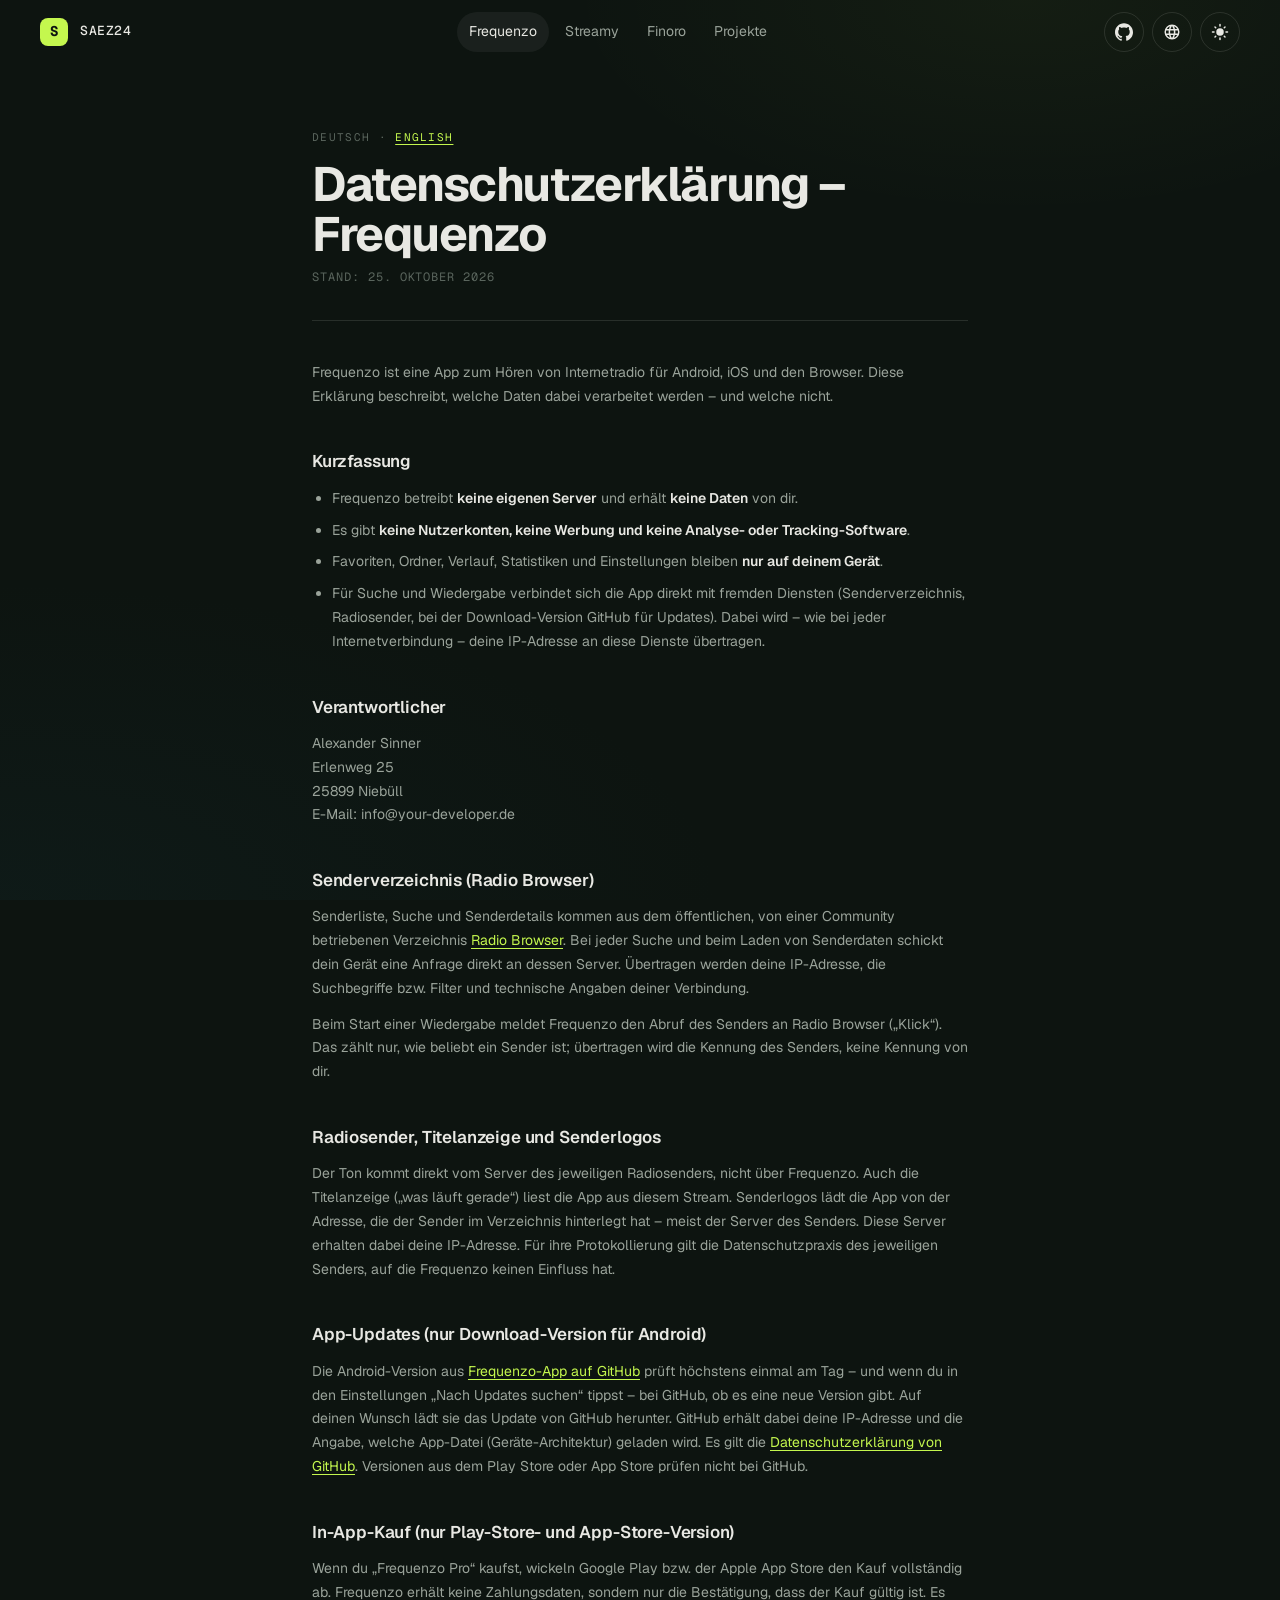
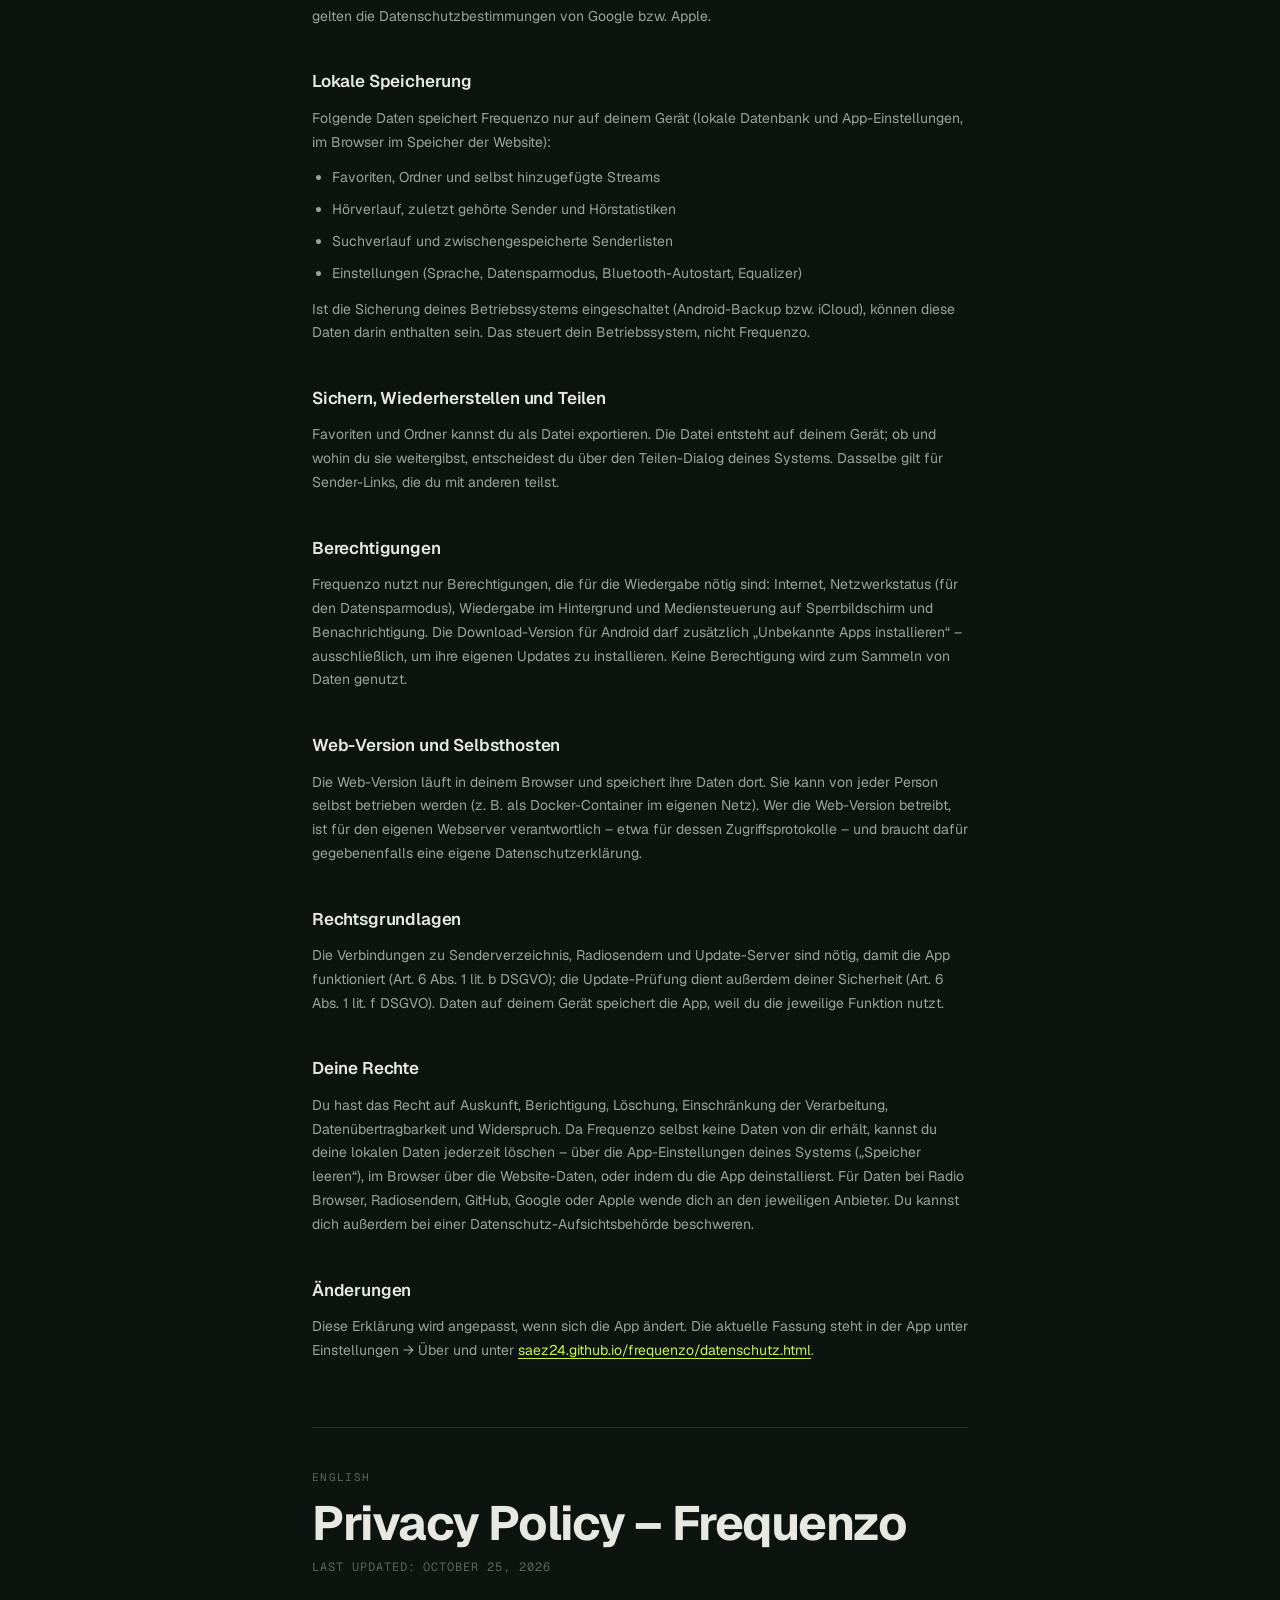
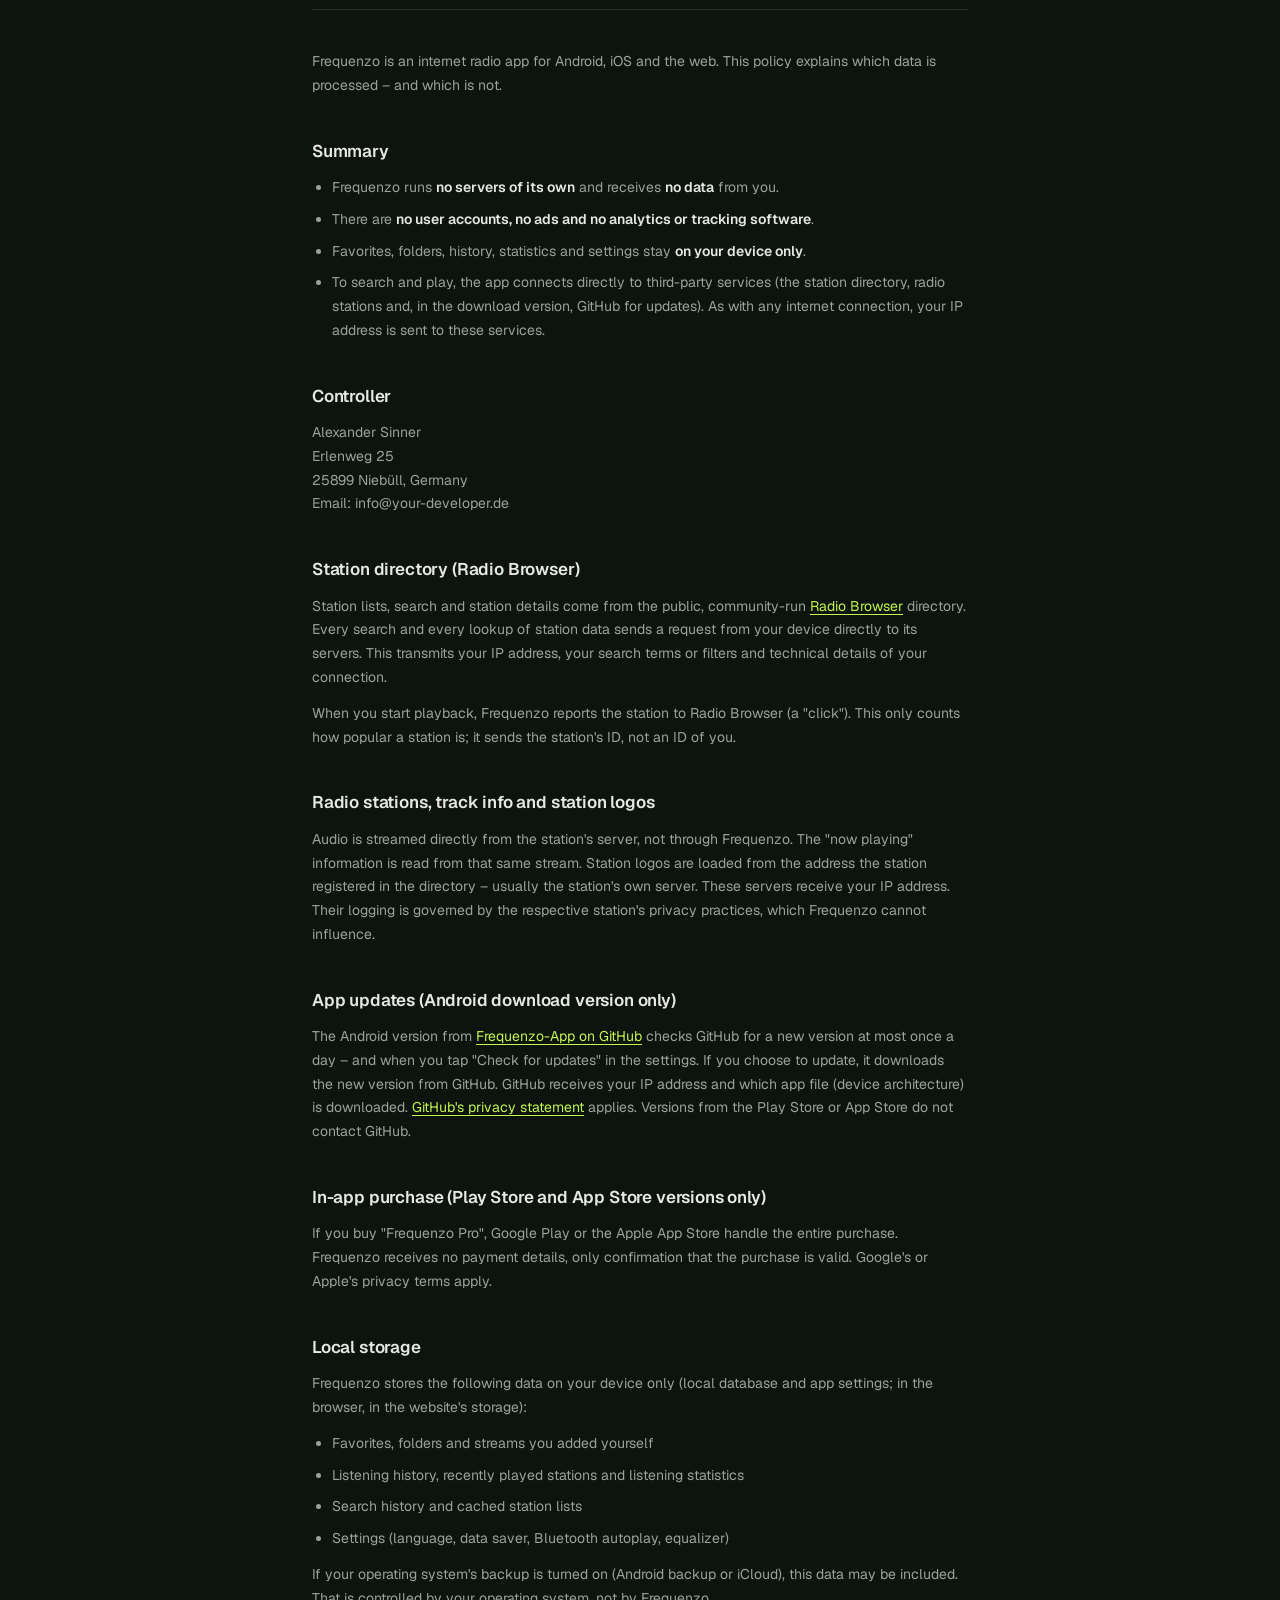
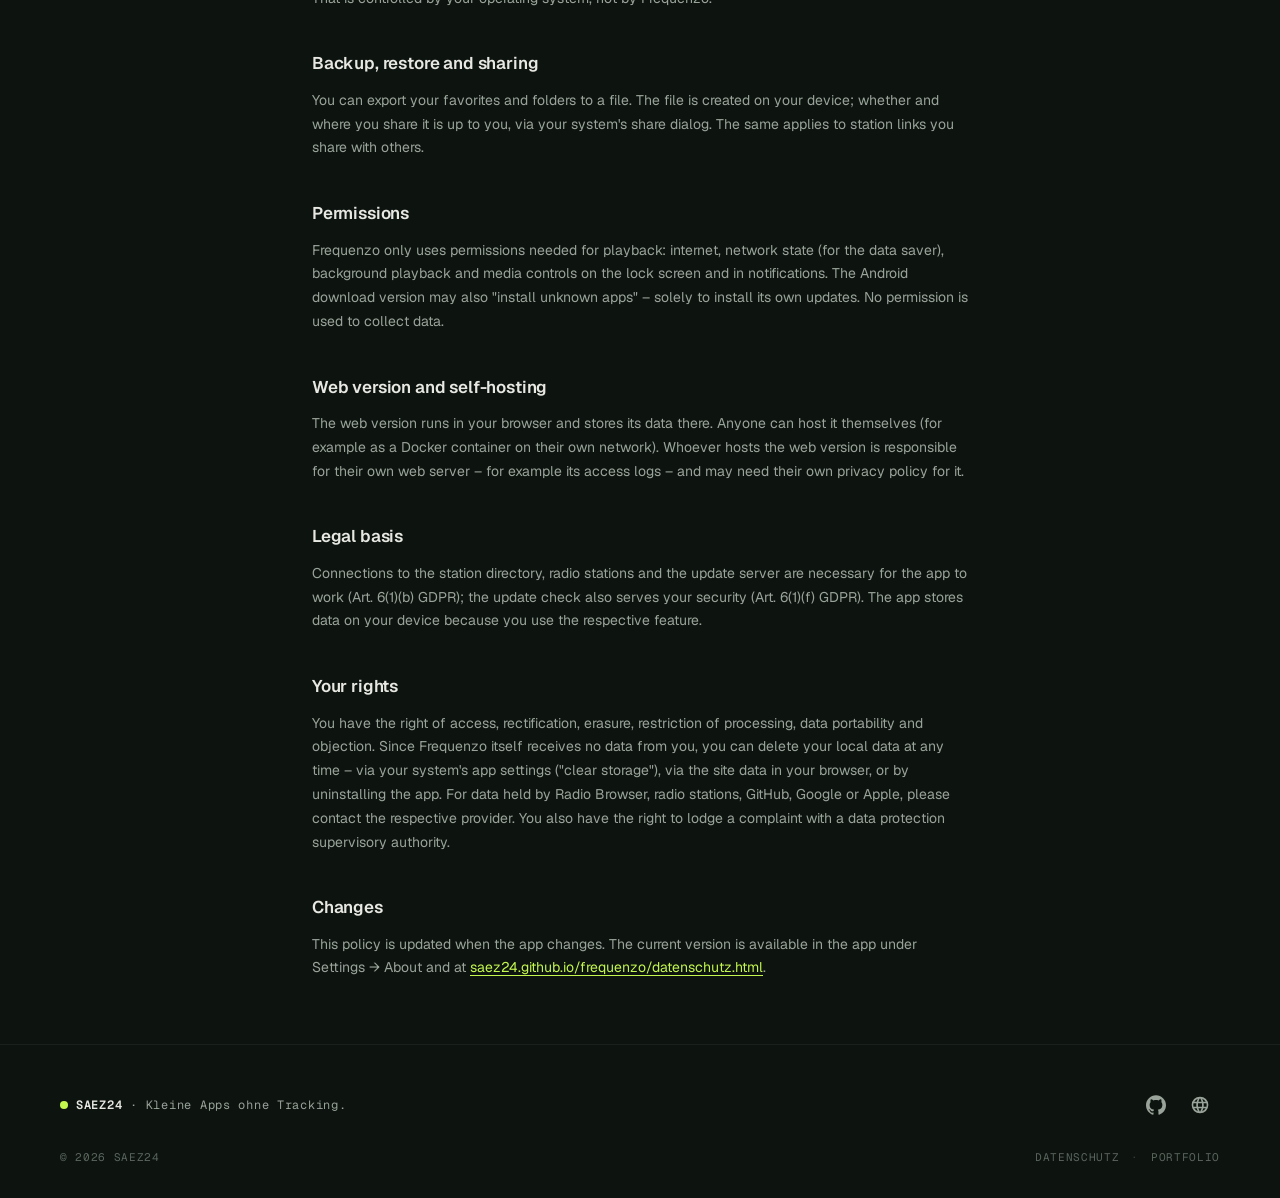
<file: frequenzo/datenschutz.html>
<!doctype html>
<html lang="de">
<head>
  <meta charset="utf-8">
  <meta name="viewport" content="width=device-width, initial-scale=1">
  <title>Datenschutzerklärung – Frequenzo</title>
  <meta name="theme-color" content="#0d1410">
  <link rel="preload" href="/assets/fonts/geist-variable.woff2" as="font" type="font/woff2" crossorigin>
  <link rel="stylesheet" href="/assets/style.css">
  <script src="/assets/site.js"></script>
</head>
<body>
  <a class="skip-link" href="#main">Zum Inhalt springen</a>
  <nav class="nav" aria-label="Hauptnavigation">
    <div class="nav__inner">
      <a class="nav__logo" href="/" aria-label="Saez24, Startseite">
        <span class="nav__logo-mark" aria-hidden="true">S</span>
        <span class="nav__logo-text">Saez24</span>
      </a>
      <div class="nav__links"><a class="nav__link" href="/frequenzo/" aria-current="page">Frequenzo</a><a class="nav__link" href="/streamy/">Streamy</a><a class="nav__link" href="/finoro/">Finoro</a><a class="nav__link" href="/#projekte">Projekte</a></div>
      <div class="nav__actions">
        <a class="nav__icon-btn nav__ext" href="https://github.com/Saez24" aria-label="GitHub" title="GitHub"><svg class="icon" viewBox="0 0 24 24" aria-hidden="true"><path d="M12 .297c-6.63 0-12 5.373-12 12 0 5.303 3.438 9.8 8.205 11.385.6.113.82-.258.82-.577 0-.285-.01-1.04-.015-2.04-3.338.724-4.042-1.61-4.042-1.61-.546-1.387-1.333-1.756-1.333-1.756-1.089-.745.083-.729.083-.729 1.205.084 1.838 1.236 1.838 1.236 1.07 1.835 2.809 1.305 3.495.998.108-.776.417-1.305.76-1.605-2.665-.3-5.466-1.332-5.466-5.93 0-1.31.467-2.38 1.235-3.22-.135-.303-.54-1.523.105-3.176 0 0 1.005-.322 3.3 1.23.96-.267 1.98-.4 3-.405 1.02.005 2.04.138 3 .405 2.28-1.552 3.285-1.23 3.285-1.23.645 1.653.24 2.873.12 3.176.765.84 1.23 1.91 1.23 3.22 0 4.61-2.805 5.625-5.475 5.92.42.36.81 1.096.81 2.22 0 1.606-.015 2.896-.015 3.286 0 .315.21.69.825.57C20.565 22.092 24 17.592 24 12.297c0-6.627-5.373-12-12-12"/></svg></a>
        <a class="nav__icon-btn nav__ext" href="https://your-developer.de/" aria-label="Portfolio" title="Portfolio"><svg class="icon" viewBox="0 0 24 24" aria-hidden="true"><path d="M12 2a10 10 0 1 0 0 20 10 10 0 0 0 0-20zm6.93 6h-2.95a15.65 15.65 0 0 0-1.38-3.56A8.03 8.03 0 0 1 18.93 8zM12 4.04c.83 1.2 1.48 2.53 1.91 3.96h-3.82c.43-1.43 1.08-2.76 1.91-3.96zM4.26 14A8.2 8.2 0 0 1 4 12c0-.69.1-1.36.26-2h3.38a16.5 16.5 0 0 0 0 4H4.26zm.82 2h2.95c.32 1.25.78 2.45 1.38 3.56A7.99 7.99 0 0 1 5.08 16zm2.95-8H5.08a7.99 7.99 0 0 1 4.33-3.56A15.65 15.65 0 0 0 8.03 8zM12 19.96c-.83-1.2-1.48-2.53-1.91-3.96h3.82c-.43 1.43-1.08 2.76-1.91 3.96zM14.34 14H9.66a14.7 14.7 0 0 1 0-4h4.68a14.7 14.7 0 0 1 0 4zm.25 5.56c.6-1.11 1.06-2.31 1.38-3.56h2.95a8.03 8.03 0 0 1-4.33 3.56zM16.36 14a16.5 16.5 0 0 0 0-4h3.38a8.2 8.2 0 0 1 0 4h-3.38z"/></svg></a>
        <button class="nav__icon-btn nav__theme" type="button" aria-label="Design wechseln"><svg class="icon icon--sun" viewBox="0 0 24 24" aria-hidden="true"><path d="M12 7a5 5 0 1 0 0 10 5 5 0 0 0 0-10zM2 13h2a1 1 0 0 0 0-2H2a1 1 0 0 0 0 2zm18 0h2a1 1 0 0 0 0-2h-2a1 1 0 0 0 0 2zM11 2v2a1 1 0 0 0 2 0V2a1 1 0 0 0-2 0zm0 18v2a1 1 0 0 0 2 0v-2a1 1 0 0 0-2 0zM5.99 4.58a1 1 0 0 0-1.41 1.41l1.06 1.06a1 1 0 0 0 1.41-1.41L5.99 4.58zm12.37 12.37a1 1 0 0 0-1.41 1.41l1.06 1.06a1 1 0 0 0 1.41-1.41l-1.06-1.06zm1.06-10.96a1 1 0 0 0-1.41-1.41l-1.06 1.06a1 1 0 0 0 1.41 1.41l1.06-1.06zM7.05 18.36a1 1 0 0 0-1.41-1.41l-1.06 1.06a1 1 0 0 0 1.41 1.41l1.06-1.06z"/></svg><svg class="icon icon--moon" viewBox="0 0 24 24" aria-hidden="true"><path d="M12 3a9 9 0 1 0 9 9c0-.46-.04-.92-.1-1.36a5.39 5.39 0 0 1-4.4 2.26 5.4 5.4 0 0 1-3.14-9.8c-.44-.06-.9-.1-1.36-.1z"/></svg></button>
        <button class="nav__icon-btn nav__hamburger" type="button" aria-label="Navigation öffnen" aria-expanded="false" aria-controls="nav-drawer"><svg class="icon icon--menu" viewBox="0 0 24 24" aria-hidden="true"><path d="M3 18h18v-2H3v2zm0-5h18v-2H3v2zm0-7v2h18V6H3z"/></svg><svg class="icon icon--close" viewBox="0 0 24 24" aria-hidden="true"><path d="M19 6.41 17.59 5 12 10.59 6.41 5 5 6.41 10.59 12 5 17.59 6.41 19 12 13.41 17.59 19 19 17.59 13.41 12z"/></svg></button>
      </div>
    </div>
    <div class="nav__drawer" id="nav-drawer" hidden>
      <a class="nav__link" href="/frequenzo/" aria-current="page">Frequenzo</a><a class="nav__link" href="/streamy/">Streamy</a><a class="nav__link" href="/finoro/">Finoro</a><a class="nav__link" href="/#projekte">Projekte</a>
      <a class="nav__link" href="https://github.com/Saez24">GitHub</a>
      <a class="nav__link" href="https://your-developer.de/">Portfolio</a>
    </div>
  </nav>
  <main id="main" class="legal">
    <div class="legal__container">
      <section lang="de">
        <p class="lang">Deutsch · <a href="#en">English</a></p>
        <h1>Datenschutzerklärung – Frequenzo</h1>
        <p>Stand: 25. Oktober 2026</p>
        <p>Frequenzo ist eine App zum Hören von Internetradio für Android, iOS und den Browser. Diese Erklärung beschreibt, welche Daten dabei verarbeitet werden – und welche nicht.</p>
        <h2>Kurzfassung</h2>
        <ul>
        <li>Frequenzo betreibt <strong>keine eigenen Server</strong> und erhält <strong>keine Daten</strong> von dir.</li>
        <li>Es gibt <strong>keine Nutzerkonten, keine Werbung und keine Analyse- oder Tracking-Software</strong>.</li>
        <li>Favoriten, Ordner, Verlauf, Statistiken und Einstellungen bleiben <strong>nur auf deinem Gerät</strong>.</li>
        <li>Für Suche und Wiedergabe verbindet sich die App direkt mit fremden Diensten (Senderverzeichnis, Radiosender, bei der Download-Version GitHub für Updates). Dabei wird – wie bei jeder Internetverbindung – deine IP-Adresse an diese Dienste übertragen.</li>
        </ul>
        <h2>Verantwortlicher</h2>
        <p>Alexander Sinner<br>
Erlenweg 25<br>
25899 Niebüll<br>
E-Mail: info@your-developer.de</p>
        <h2>Senderverzeichnis (Radio Browser)</h2>
        <p>Senderliste, Suche und Senderdetails kommen aus dem öffentlichen, von einer Community betriebenen Verzeichnis <a href="https://www.radio-browser.info">Radio Browser</a>. Bei jeder Suche und beim Laden von Senderdaten schickt dein Gerät eine Anfrage direkt an dessen Server. Übertragen werden deine IP-Adresse, die Suchbegriffe bzw. Filter und technische Angaben deiner Verbindung.</p>
        <p>Beim Start einer Wiedergabe meldet Frequenzo den Abruf des Senders an Radio Browser („Klick“). Das zählt nur, wie beliebt ein Sender ist; übertragen wird die Kennung des Senders, keine Kennung von dir.</p>
        <h2>Radiosender, Titelanzeige und Senderlogos</h2>
        <p>Der Ton kommt direkt vom Server des jeweiligen Radiosenders, nicht über Frequenzo. Auch die Titelanzeige („was läuft gerade“) liest die App aus diesem Stream. Senderlogos lädt die App von der Adresse, die der Sender im Verzeichnis hinterlegt hat – meist der Server des Senders. Diese Server erhalten dabei deine IP-Adresse. Für ihre Protokollierung gilt die Datenschutzpraxis des jeweiligen Senders, auf die Frequenzo keinen Einfluss hat.</p>
        <h2>App-Updates (nur Download-Version für Android)</h2>
        <p>Die Android-Version aus <a href="https://github.com/Saez24/Frequenzo-App">Frequenzo-App auf GitHub</a> prüft höchstens einmal am Tag – und wenn du in den Einstellungen „Nach Updates suchen“ tippst – bei GitHub, ob es eine neue Version gibt. Auf deinen Wunsch lädt sie das Update von GitHub herunter. GitHub erhält dabei deine IP-Adresse und die Angabe, welche App-Datei (Geräte-Architektur) geladen wird. Es gilt die <a href="https://docs.github.com/de/site-policy/privacy-policies/github-general-privacy-statement">Datenschutzerklärung von GitHub</a>. Versionen aus dem Play Store oder App Store prüfen nicht bei GitHub.</p>
        <h2>In-App-Kauf (nur Play-Store- und App-Store-Version)</h2>
        <p>Wenn du „Frequenzo Pro“ kaufst, wickeln Google Play bzw. der Apple App Store den Kauf vollständig ab. Frequenzo erhält keine Zahlungsdaten, sondern nur die Bestätigung, dass der Kauf gültig ist. Es gelten die Datenschutzbestimmungen von Google bzw. Apple.</p>
        <h2>Lokale Speicherung</h2>
        <p>Folgende Daten speichert Frequenzo nur auf deinem Gerät (lokale Datenbank und App-Einstellungen, im Browser im Speicher der Website):</p>
        <ul>
        <li>Favoriten, Ordner und selbst hinzugefügte Streams</li>
        <li>Hörverlauf, zuletzt gehörte Sender und Hörstatistiken</li>
        <li>Suchverlauf und zwischengespeicherte Senderlisten</li>
        <li>Einstellungen (Sprache, Datensparmodus, Bluetooth-Autostart, Equalizer)</li>
        </ul>
        <p>Ist die Sicherung deines Betriebssystems eingeschaltet (Android-Backup bzw. iCloud), können diese Daten darin enthalten sein. Das steuert dein Betriebssystem, nicht Frequenzo.</p>
        <h2>Sichern, Wiederherstellen und Teilen</h2>
        <p>Favoriten und Ordner kannst du als Datei exportieren. Die Datei entsteht auf deinem Gerät; ob und wohin du sie weitergibst, entscheidest du über den Teilen-Dialog deines Systems. Dasselbe gilt für Sender-Links, die du mit anderen teilst.</p>
        <h2>Berechtigungen</h2>
        <p>Frequenzo nutzt nur Berechtigungen, die für die Wiedergabe nötig sind: Internet, Netzwerkstatus (für den Datensparmodus), Wiedergabe im Hintergrund und Mediensteuerung auf Sperrbildschirm und Benachrichtigung. Die Download-Version für Android darf zusätzlich „Unbekannte Apps installieren“ – ausschließlich, um ihre eigenen Updates zu installieren. Keine Berechtigung wird zum Sammeln von Daten genutzt.</p>
        <h2>Web-Version und Selbsthosten</h2>
        <p>Die Web-Version läuft in deinem Browser und speichert ihre Daten dort. Sie kann von jeder Person selbst betrieben werden (z. B. als Docker-Container im eigenen Netz). Wer die Web-Version betreibt, ist für den eigenen Webserver verantwortlich – etwa für dessen Zugriffsprotokolle – und braucht dafür gegebenenfalls eine eigene Datenschutzerklärung.</p>
        <h2>Rechtsgrundlagen</h2>
        <p>Die Verbindungen zu Senderverzeichnis, Radiosendern und Update-Server sind nötig, damit die App funktioniert (Art. 6 Abs. 1 lit. b DSGVO); die Update-Prüfung dient außerdem deiner Sicherheit (Art. 6 Abs. 1 lit. f DSGVO). Daten auf deinem Gerät speichert die App, weil du die jeweilige Funktion nutzt.</p>
        <h2>Deine Rechte</h2>
        <p>Du hast das Recht auf Auskunft, Berichtigung, Löschung, Einschränkung der Verarbeitung, Datenübertragbarkeit und Widerspruch. Da Frequenzo selbst keine Daten von dir erhält, kannst du deine lokalen Daten jederzeit löschen – über die App-Einstellungen deines Systems („Speicher leeren“), im Browser über die Website-Daten, oder indem du die App deinstallierst. Für Daten bei Radio Browser, Radiosendern, GitHub, Google oder Apple wende dich an den jeweiligen Anbieter. Du kannst dich außerdem bei einer Datenschutz-Aufsichtsbehörde beschweren.</p>
        <h2>Änderungen</h2>
        <p>Diese Erklärung wird angepasst, wenn sich die App ändert. Die aktuelle Fassung steht in der App unter Einstellungen → Über und unter <a href="https://saez24.github.io/frequenzo/datenschutz.html">saez24.github.io/frequenzo/datenschutz.html</a>.</p>
      </section>
      <section lang="en" id="en">
        <p class="lang">English</p>
        <h1>Privacy Policy – Frequenzo</h1>
        <p>Last updated: October 25, 2026</p>
        <p>Frequenzo is an internet radio app for Android, iOS and the web. This policy explains which data is processed – and which is not.</p>
        <h2>Summary</h2>
        <ul>
        <li>Frequenzo runs <strong>no servers of its own</strong> and receives <strong>no data</strong> from you.</li>
        <li>There are <strong>no user accounts, no ads and no analytics or tracking software</strong>.</li>
        <li>Favorites, folders, history, statistics and settings stay <strong>on your device only</strong>.</li>
        <li>To search and play, the app connects directly to third-party services (the station directory, radio stations and, in the download version, GitHub for updates). As with any internet connection, your IP address is sent to these services.</li>
        </ul>
        <h2>Controller</h2>
        <p>Alexander Sinner<br>
Erlenweg 25<br>
25899 Niebüll, Germany<br>
Email: info@your-developer.de</p>
        <h2>Station directory (Radio Browser)</h2>
        <p>Station lists, search and station details come from the public, community-run <a href="https://www.radio-browser.info">Radio Browser</a> directory. Every search and every lookup of station data sends a request from your device directly to its servers. This transmits your IP address, your search terms or filters and technical details of your connection.</p>
        <p>When you start playback, Frequenzo reports the station to Radio Browser (a "click"). This only counts how popular a station is; it sends the station's ID, not an ID of you.</p>
        <h2>Radio stations, track info and station logos</h2>
        <p>Audio is streamed directly from the station's server, not through Frequenzo. The "now playing" information is read from that same stream. Station logos are loaded from the address the station registered in the directory – usually the station's own server. These servers receive your IP address. Their logging is governed by the respective station's privacy practices, which Frequenzo cannot influence.</p>
        <h2>App updates (Android download version only)</h2>
        <p>The Android version from <a href="https://github.com/Saez24/Frequenzo-App">Frequenzo-App on GitHub</a> checks GitHub for a new version at most once a day – and when you tap "Check for updates" in the settings. If you choose to update, it downloads the new version from GitHub. GitHub receives your IP address and which app file (device architecture) is downloaded. <a href="https://docs.github.com/en/site-policy/privacy-policies/github-general-privacy-statement">GitHub's privacy statement</a> applies. Versions from the Play Store or App Store do not contact GitHub.</p>
        <h2>In-app purchase (Play Store and App Store versions only)</h2>
        <p>If you buy "Frequenzo Pro", Google Play or the Apple App Store handle the entire purchase. Frequenzo receives no payment details, only confirmation that the purchase is valid. Google's or Apple's privacy terms apply.</p>
        <h2>Local storage</h2>
        <p>Frequenzo stores the following data on your device only (local database and app settings; in the browser, in the website's storage):</p>
        <ul>
        <li>Favorites, folders and streams you added yourself</li>
        <li>Listening history, recently played stations and listening statistics</li>
        <li>Search history and cached station lists</li>
        <li>Settings (language, data saver, Bluetooth autoplay, equalizer)</li>
        </ul>
        <p>If your operating system's backup is turned on (Android backup or iCloud), this data may be included. That is controlled by your operating system, not by Frequenzo.</p>
        <h2>Backup, restore and sharing</h2>
        <p>You can export your favorites and folders to a file. The file is created on your device; whether and where you share it is up to you, via your system's share dialog. The same applies to station links you share with others.</p>
        <h2>Permissions</h2>
        <p>Frequenzo only uses permissions needed for playback: internet, network state (for the data saver), background playback and media controls on the lock screen and in notifications. The Android download version may also "install unknown apps" – solely to install its own updates. No permission is used to collect data.</p>
        <h2>Web version and self-hosting</h2>
        <p>The web version runs in your browser and stores its data there. Anyone can host it themselves (for example as a Docker container on their own network). Whoever hosts the web version is responsible for their own web server – for example its access logs – and may need their own privacy policy for it.</p>
        <h2>Legal basis</h2>
        <p>Connections to the station directory, radio stations and the update server are necessary for the app to work (Art. 6(1)(b) GDPR); the update check also serves your security (Art. 6(1)(f) GDPR). The app stores data on your device because you use the respective feature.</p>
        <h2>Your rights</h2>
        <p>You have the right of access, rectification, erasure, restriction of processing, data portability and objection. Since Frequenzo itself receives no data from you, you can delete your local data at any time – via your system's app settings ("clear storage"), via the site data in your browser, or by uninstalling the app. For data held by Radio Browser, radio stations, GitHub, Google or Apple, please contact the respective provider. You also have the right to lodge a complaint with a data protection supervisory authority.</p>
        <h2>Changes</h2>
        <p>This policy is updated when the app changes. The current version is available in the app under Settings → About and at <a href="https://saez24.github.io/frequenzo/datenschutz.html">saez24.github.io/frequenzo/datenschutz.html</a>.</p>
      </section>
    </div>
  </main>
  <footer class="footer">
    <div class="container">
      <div class="footer__content">
        <div class="footer__brand">
          <span class="footer__logo-dot" aria-hidden="true"></span>
          <span class="footer__brand-name">Saez24</span>
          <span>· Kleine Apps ohne Tracking.</span>
        </div>
        <div class="footer__channels">
          <a class="footer__channel" href="https://github.com/Saez24" aria-label="GitHub" title="GitHub"><svg class="icon" viewBox="0 0 24 24" aria-hidden="true"><path d="M12 .297c-6.63 0-12 5.373-12 12 0 5.303 3.438 9.8 8.205 11.385.6.113.82-.258.82-.577 0-.285-.01-1.04-.015-2.04-3.338.724-4.042-1.61-4.042-1.61-.546-1.387-1.333-1.756-1.333-1.756-1.089-.745.083-.729.083-.729 1.205.084 1.838 1.236 1.838 1.236 1.07 1.835 2.809 1.305 3.495.998.108-.776.417-1.305.76-1.605-2.665-.3-5.466-1.332-5.466-5.93 0-1.31.467-2.38 1.235-3.22-.135-.303-.54-1.523.105-3.176 0 0 1.005-.322 3.3 1.23.96-.267 1.98-.4 3-.405 1.02.005 2.04.138 3 .405 2.28-1.552 3.285-1.23 3.285-1.23.645 1.653.24 2.873.12 3.176.765.84 1.23 1.91 1.23 3.22 0 4.61-2.805 5.625-5.475 5.92.42.36.81 1.096.81 2.22 0 1.606-.015 2.896-.015 3.286 0 .315.21.69.825.57C20.565 22.092 24 17.592 24 12.297c0-6.627-5.373-12-12-12"/></svg></a>
          <a class="footer__channel" href="https://your-developer.de/" aria-label="Portfolio" title="Portfolio"><svg class="icon" viewBox="0 0 24 24" aria-hidden="true"><path d="M12 2a10 10 0 1 0 0 20 10 10 0 0 0 0-20zm6.93 6h-2.95a15.65 15.65 0 0 0-1.38-3.56A8.03 8.03 0 0 1 18.93 8zM12 4.04c.83 1.2 1.48 2.53 1.91 3.96h-3.82c.43-1.43 1.08-2.76 1.91-3.96zM4.26 14A8.2 8.2 0 0 1 4 12c0-.69.1-1.36.26-2h3.38a16.5 16.5 0 0 0 0 4H4.26zm.82 2h2.95c.32 1.25.78 2.45 1.38 3.56A7.99 7.99 0 0 1 5.08 16zm2.95-8H5.08a7.99 7.99 0 0 1 4.33-3.56A15.65 15.65 0 0 0 8.03 8zM12 19.96c-.83-1.2-1.48-2.53-1.91-3.96h3.82c-.43 1.43-1.08 2.76-1.91 3.96zM14.34 14H9.66a14.7 14.7 0 0 1 0-4h4.68a14.7 14.7 0 0 1 0 4zm.25 5.56c.6-1.11 1.06-2.31 1.38-3.56h2.95a8.03 8.03 0 0 1-4.33 3.56zM16.36 14a16.5 16.5 0 0 0 0-4h3.38a8.2 8.2 0 0 1 0 4h-3.38z"/></svg></a>
        </div>
      </div>
      <div class="footer__bottom">
        <span>© 2026 Saez24</span>
        <nav class="footer__legal" aria-label="Rechtliches">
          <a href="/datenschutz.html">Datenschutz</a>
          <span class="footer__sep" aria-hidden="true">·</span>
          <a href="https://your-developer.de/">Portfolio</a>
        </nav>
      </div>
    </div>
  </footer>
</body>
</html>
</file>
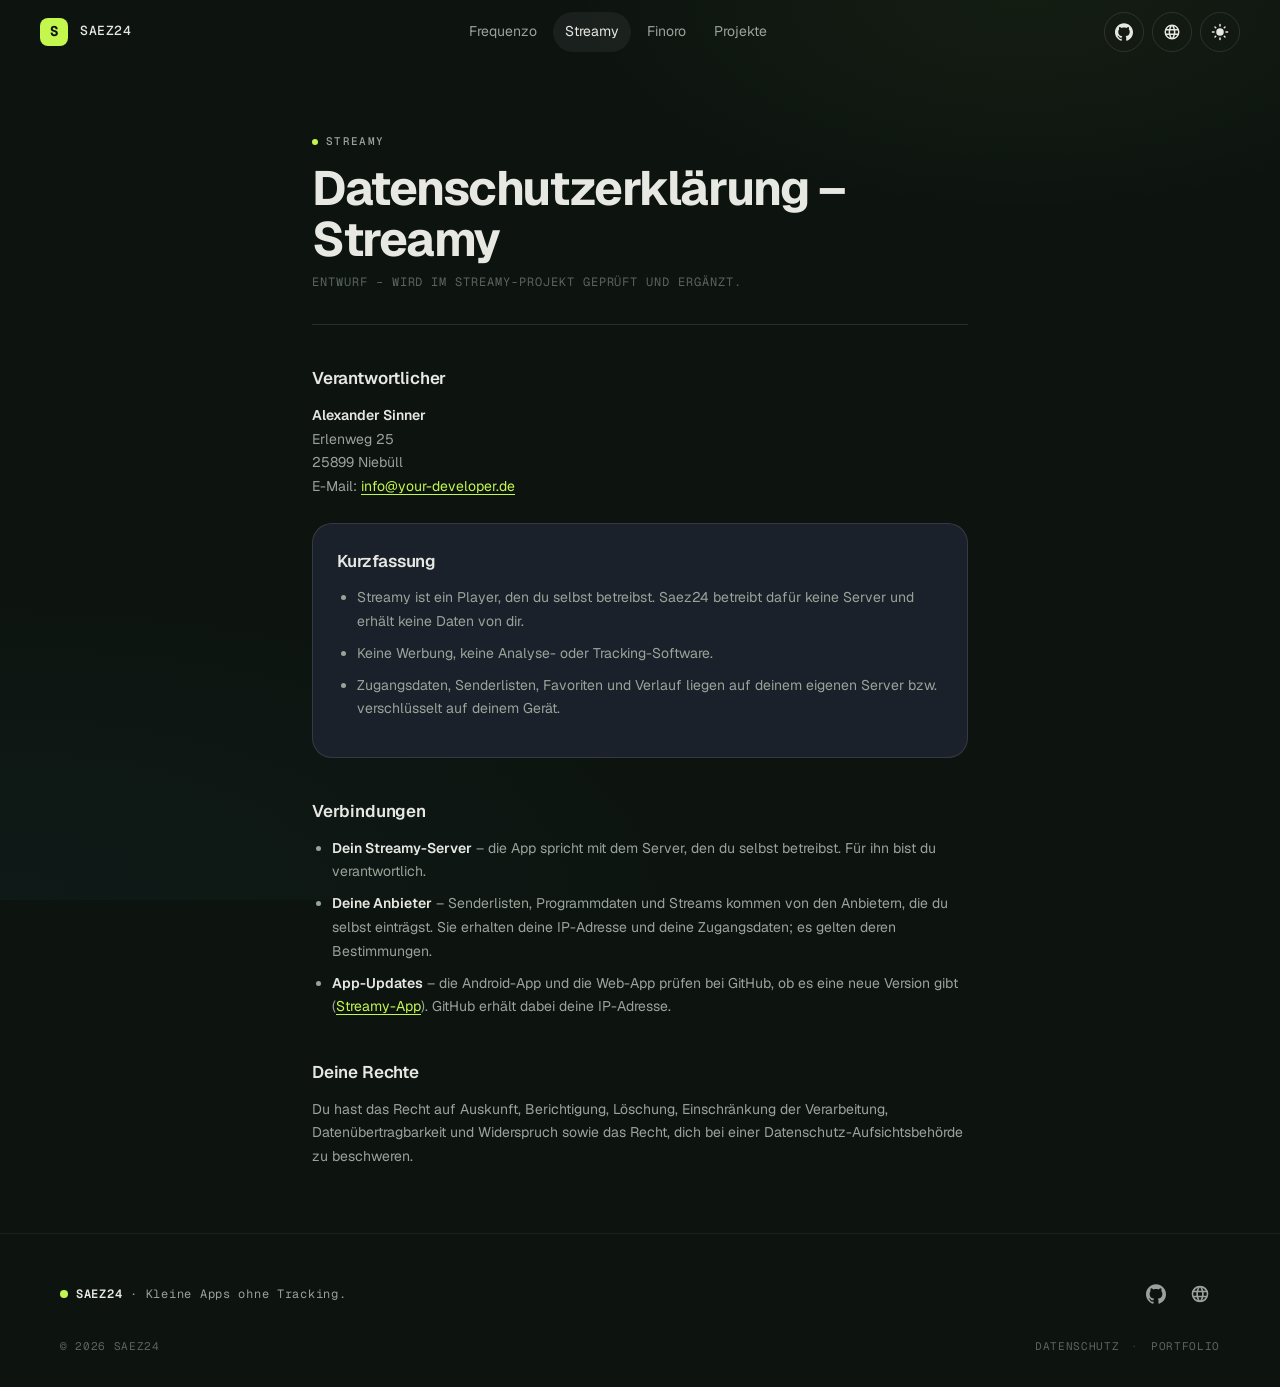
<file: streamy/datenschutz.html>
<!doctype html>
<html lang="de">
<head>
  <meta charset="utf-8">
  <meta name="viewport" content="width=device-width, initial-scale=1">
  <title>Datenschutz – Streamy</title>
  <meta name="theme-color" content="#0d1410">
  <link rel="preload" href="/assets/fonts/geist-variable.woff2" as="font" type="font/woff2" crossorigin>
  <link rel="stylesheet" href="/assets/style.css">
  <script src="/assets/site.js"></script>
</head>
<body>
  <a class="skip-link" href="#main">Zum Inhalt springen</a>
  <nav class="nav" aria-label="Hauptnavigation">
    <div class="nav__inner">
      <a class="nav__logo" href="/" aria-label="Saez24, Startseite">
        <span class="nav__logo-mark" aria-hidden="true">S</span>
        <span class="nav__logo-text">Saez24</span>
      </a>
      <div class="nav__links"><a class="nav__link" href="/frequenzo/">Frequenzo</a><a class="nav__link" href="/streamy/" aria-current="page">Streamy</a><a class="nav__link" href="/finoro/">Finoro</a><a class="nav__link" href="/#projekte">Projekte</a></div>
      <div class="nav__actions">
        <a class="nav__icon-btn nav__ext" href="https://github.com/Saez24" aria-label="GitHub" title="GitHub"><svg class="icon" viewBox="0 0 24 24" aria-hidden="true"><path d="M12 .297c-6.63 0-12 5.373-12 12 0 5.303 3.438 9.8 8.205 11.385.6.113.82-.258.82-.577 0-.285-.01-1.04-.015-2.04-3.338.724-4.042-1.61-4.042-1.61-.546-1.387-1.333-1.756-1.333-1.756-1.089-.745.083-.729.083-.729 1.205.084 1.838 1.236 1.838 1.236 1.07 1.835 2.809 1.305 3.495.998.108-.776.417-1.305.76-1.605-2.665-.3-5.466-1.332-5.466-5.93 0-1.31.467-2.38 1.235-3.22-.135-.303-.54-1.523.105-3.176 0 0 1.005-.322 3.3 1.23.96-.267 1.98-.4 3-.405 1.02.005 2.04.138 3 .405 2.28-1.552 3.285-1.23 3.285-1.23.645 1.653.24 2.873.12 3.176.765.84 1.23 1.91 1.23 3.22 0 4.61-2.805 5.625-5.475 5.92.42.36.81 1.096.81 2.22 0 1.606-.015 2.896-.015 3.286 0 .315.21.69.825.57C20.565 22.092 24 17.592 24 12.297c0-6.627-5.373-12-12-12"/></svg></a>
        <a class="nav__icon-btn nav__ext" href="https://your-developer.de/" aria-label="Portfolio" title="Portfolio"><svg class="icon" viewBox="0 0 24 24" aria-hidden="true"><path d="M12 2a10 10 0 1 0 0 20 10 10 0 0 0 0-20zm6.93 6h-2.95a15.65 15.65 0 0 0-1.38-3.56A8.03 8.03 0 0 1 18.93 8zM12 4.04c.83 1.2 1.48 2.53 1.91 3.96h-3.82c.43-1.43 1.08-2.76 1.91-3.96zM4.26 14A8.2 8.2 0 0 1 4 12c0-.69.1-1.36.26-2h3.38a16.5 16.5 0 0 0 0 4H4.26zm.82 2h2.95c.32 1.25.78 2.45 1.38 3.56A7.99 7.99 0 0 1 5.08 16zm2.95-8H5.08a7.99 7.99 0 0 1 4.33-3.56A15.65 15.65 0 0 0 8.03 8zM12 19.96c-.83-1.2-1.48-2.53-1.91-3.96h3.82c-.43 1.43-1.08 2.76-1.91 3.96zM14.34 14H9.66a14.7 14.7 0 0 1 0-4h4.68a14.7 14.7 0 0 1 0 4zm.25 5.56c.6-1.11 1.06-2.31 1.38-3.56h2.95a8.03 8.03 0 0 1-4.33 3.56zM16.36 14a16.5 16.5 0 0 0 0-4h3.38a8.2 8.2 0 0 1 0 4h-3.38z"/></svg></a>
        <button class="nav__icon-btn nav__theme" type="button" aria-label="Design wechseln"><svg class="icon icon--sun" viewBox="0 0 24 24" aria-hidden="true"><path d="M12 7a5 5 0 1 0 0 10 5 5 0 0 0 0-10zM2 13h2a1 1 0 0 0 0-2H2a1 1 0 0 0 0 2zm18 0h2a1 1 0 0 0 0-2h-2a1 1 0 0 0 0 2zM11 2v2a1 1 0 0 0 2 0V2a1 1 0 0 0-2 0zm0 18v2a1 1 0 0 0 2 0v-2a1 1 0 0 0-2 0zM5.99 4.58a1 1 0 0 0-1.41 1.41l1.06 1.06a1 1 0 0 0 1.41-1.41L5.99 4.58zm12.37 12.37a1 1 0 0 0-1.41 1.41l1.06 1.06a1 1 0 0 0 1.41-1.41l-1.06-1.06zm1.06-10.96a1 1 0 0 0-1.41-1.41l-1.06 1.06a1 1 0 0 0 1.41 1.41l1.06-1.06zM7.05 18.36a1 1 0 0 0-1.41-1.41l-1.06 1.06a1 1 0 0 0 1.41 1.41l1.06-1.06z"/></svg><svg class="icon icon--moon" viewBox="0 0 24 24" aria-hidden="true"><path d="M12 3a9 9 0 1 0 9 9c0-.46-.04-.92-.1-1.36a5.39 5.39 0 0 1-4.4 2.26 5.4 5.4 0 0 1-3.14-9.8c-.44-.06-.9-.1-1.36-.1z"/></svg></button>
        <button class="nav__icon-btn nav__hamburger" type="button" aria-label="Navigation öffnen" aria-expanded="false" aria-controls="nav-drawer"><svg class="icon icon--menu" viewBox="0 0 24 24" aria-hidden="true"><path d="M3 18h18v-2H3v2zm0-5h18v-2H3v2zm0-7v2h18V6H3z"/></svg><svg class="icon icon--close" viewBox="0 0 24 24" aria-hidden="true"><path d="M19 6.41 17.59 5 12 10.59 6.41 5 5 6.41 10.59 12 5 17.59 6.41 19 12 13.41 17.59 19 19 17.59 13.41 12z"/></svg></button>
      </div>
    </div>
    <div class="nav__drawer" id="nav-drawer" hidden>
      <a class="nav__link" href="/frequenzo/">Frequenzo</a><a class="nav__link" href="/streamy/" aria-current="page">Streamy</a><a class="nav__link" href="/finoro/">Finoro</a><a class="nav__link" href="/#projekte">Projekte</a>
      <a class="nav__link" href="https://github.com/Saez24">GitHub</a>
      <a class="nav__link" href="https://your-developer.de/">Portfolio</a>
    </div>
  </nav>
  <main id="main" class="legal">
    <div class="legal__container">
        <span class="eyebrow">Streamy</span>
        <h1>Datenschutzerklärung – Streamy</h1>
        <p>Entwurf – wird im Streamy-Projekt geprüft und ergänzt.</p>
        <h2>Verantwortlicher</h2>
        <p><strong>Alexander Sinner</strong><br>
          Erlenweg 25<br>
          25899 Niebüll<br>
          E-Mail: <a href="mailto:info@your-developer.de">info@your-developer.de</a></p>
        <div class="legal__highlight">
          <h2>Kurzfassung</h2>
          <ul>
            <li>Streamy ist ein Player, den du selbst betreibst. Saez24 betreibt dafür keine Server und erhält keine Daten von dir.</li>
            <li>Keine Werbung, keine Analyse- oder Tracking-Software.</li>
            <li>Zugangsdaten, Senderlisten, Favoriten und Verlauf liegen auf deinem eigenen Server bzw. verschlüsselt auf deinem Gerät.</li>
          </ul>
        </div>
        <h2>Verbindungen</h2>
        <ul>
          <li><strong>Dein Streamy-Server</strong> – die App spricht mit dem Server, den du selbst betreibst. Für ihn bist du verantwortlich.</li>
          <li><strong>Deine Anbieter</strong> – Senderlisten, Programmdaten und Streams kommen von den Anbietern, die du selbst einträgst. Sie erhalten deine IP-Adresse und deine Zugangsdaten; es gelten deren Bestimmungen.</li>
          <li><strong>App-Updates</strong> – die Android-App und die Web-App prüfen bei GitHub, ob es eine neue Version gibt (<a href="https://github.com/Saez24/Streamy-App">Streamy-App</a>). GitHub erhält dabei deine IP-Adresse.</li>
        </ul>
        <h2>Deine Rechte</h2>
        <p>Du hast das Recht auf Auskunft, Berichtigung, Löschung, Einschränkung der
          Verarbeitung, Datenübertragbarkeit und Widerspruch sowie das Recht, dich bei einer
          Datenschutz-Aufsichtsbehörde zu beschweren.</p>
    </div>
  </main>
  <footer class="footer">
    <div class="container">
      <div class="footer__content">
        <div class="footer__brand">
          <span class="footer__logo-dot" aria-hidden="true"></span>
          <span class="footer__brand-name">Saez24</span>
          <span>· Kleine Apps ohne Tracking.</span>
        </div>
        <div class="footer__channels">
          <a class="footer__channel" href="https://github.com/Saez24" aria-label="GitHub" title="GitHub"><svg class="icon" viewBox="0 0 24 24" aria-hidden="true"><path d="M12 .297c-6.63 0-12 5.373-12 12 0 5.303 3.438 9.8 8.205 11.385.6.113.82-.258.82-.577 0-.285-.01-1.04-.015-2.04-3.338.724-4.042-1.61-4.042-1.61-.546-1.387-1.333-1.756-1.333-1.756-1.089-.745.083-.729.083-.729 1.205.084 1.838 1.236 1.838 1.236 1.07 1.835 2.809 1.305 3.495.998.108-.776.417-1.305.76-1.605-2.665-.3-5.466-1.332-5.466-5.93 0-1.31.467-2.38 1.235-3.22-.135-.303-.54-1.523.105-3.176 0 0 1.005-.322 3.3 1.23.96-.267 1.98-.4 3-.405 1.02.005 2.04.138 3 .405 2.28-1.552 3.285-1.23 3.285-1.23.645 1.653.24 2.873.12 3.176.765.84 1.23 1.91 1.23 3.22 0 4.61-2.805 5.625-5.475 5.92.42.36.81 1.096.81 2.22 0 1.606-.015 2.896-.015 3.286 0 .315.21.69.825.57C20.565 22.092 24 17.592 24 12.297c0-6.627-5.373-12-12-12"/></svg></a>
          <a class="footer__channel" href="https://your-developer.de/" aria-label="Portfolio" title="Portfolio"><svg class="icon" viewBox="0 0 24 24" aria-hidden="true"><path d="M12 2a10 10 0 1 0 0 20 10 10 0 0 0 0-20zm6.93 6h-2.95a15.65 15.65 0 0 0-1.38-3.56A8.03 8.03 0 0 1 18.93 8zM12 4.04c.83 1.2 1.48 2.53 1.91 3.96h-3.82c.43-1.43 1.08-2.76 1.91-3.96zM4.26 14A8.2 8.2 0 0 1 4 12c0-.69.1-1.36.26-2h3.38a16.5 16.5 0 0 0 0 4H4.26zm.82 2h2.95c.32 1.25.78 2.45 1.38 3.56A7.99 7.99 0 0 1 5.08 16zm2.95-8H5.08a7.99 7.99 0 0 1 4.33-3.56A15.65 15.65 0 0 0 8.03 8zM12 19.96c-.83-1.2-1.48-2.53-1.91-3.96h3.82c-.43 1.43-1.08 2.76-1.91 3.96zM14.34 14H9.66a14.7 14.7 0 0 1 0-4h4.68a14.7 14.7 0 0 1 0 4zm.25 5.56c.6-1.11 1.06-2.31 1.38-3.56h2.95a8.03 8.03 0 0 1-4.33 3.56zM16.36 14a16.5 16.5 0 0 0 0-4h3.38a8.2 8.2 0 0 1 0 4h-3.38z"/></svg></a>
        </div>
      </div>
      <div class="footer__bottom">
        <span>© 2026 Saez24</span>
        <nav class="footer__legal" aria-label="Rechtliches">
          <a href="/datenschutz.html">Datenschutz</a>
          <span class="footer__sep" aria-hidden="true">·</span>
          <a href="https://your-developer.de/">Portfolio</a>
        </nav>
      </div>
    </div>
  </footer>
</body>
</html>
</file>
<file: assets/style.css>
/* saez24.github.io — Design aus dem Portfolio (your-developer.de) übernommen:
   „Forest / Bento“, Geist + Geist Mono, Lime-Akzent. Reines CSS, alles lokal
   (Schriften unter /assets/fonts, siehe datenschutz.html). */

/* ─── Lokale Schriften ───────────────────────────────────── */
@font-face {
  font-family: 'Geist';
  font-style: normal;
  font-weight: 100 900;
  font-display: swap;
  src: url('/assets/fonts/geist-variable.woff2') format('woff2');
}

@font-face {
  font-family: 'Geist Mono';
  font-style: normal;
  font-weight: 100 900;
  font-display: swap;
  src: url('/assets/fonts/geist-mono-variable.woff2') format('woff2');
}

/* ─── Tokens — Dunkel (Standard) ─────────────────────────── */
:root,
[data-theme='dark'] {
  color-scheme: dark;

  --color-bg: #0d1410;
  --color-bg-deep: #080c09;
  --color-tile: #141c17;
  --color-tile-2: #1b212a;
  --color-tile-warm: #12282a;
  --color-tile-strong: #1f2a23;

  --color-ink: #e8e8e3;
  --color-ink-2: #9aa39a;
  --color-ink-3: #5a655d;

  --color-accent: #c4f74e;
  --color-accent-soft: rgba(196, 247, 78, 0.14);
  --color-accent-edge: rgba(196, 247, 78, 0.32);
  --color-accent-ink: #0d1410;

  --border-soft: rgba(232, 232, 227, 0.06);
  --border-edge: rgba(232, 232, 227, 0.12);
  --border-strong: rgba(232, 232, 227, 0.22);

  --color-live: #5ad97a;
  --color-progress: #f0c869;
  --color-soon: #8a8f86;

  --color-nav-bg: rgba(13, 20, 16, 0.78);

  --color-warm-ink: #f3e8d7;
  --color-warm-ink-2: rgba(243, 232, 215, 0.7);
  --color-warm-ink-3: rgba(243, 232, 215, 0.6);
  --color-warm-surface: rgba(243, 232, 215, 0.12);
  --color-warm-border: rgba(243, 232, 215, 0.16);

  --avatar-highlight: rgba(255, 255, 255, 0.18);
  --avatar-shadow: rgba(0, 0, 0, 0.12);

  --btn-ghost-bg: rgba(232, 232, 227, 0.06);
  --btn-shadow: 0 4px 14px rgba(232, 232, 227, 0.18);
  --btn-shadow-hover: 0 6px 22px rgba(232, 232, 227, 0.32);

  --chip-shadow: 0 2px 22px rgba(232, 232, 227, 0.12);
}

/* ─── Hell (Creme) ───────────────────────────────────────── */
[data-theme='light'] {
  color-scheme: light;

  --color-bg: #f4f1ea;
  --color-bg-deep: #ebe7dd;
  --color-tile: #ffffff;
  --color-tile-2: #f3faf8;
  --color-tile-warm: #eff0f3;
  --color-tile-strong: #f4f7fa;

  --color-ink: #1a2018;
  --color-ink-2: #5d6359;
  --color-ink-3: #9aa094;

  --color-accent: #4a7a18;
  --color-accent-soft: rgba(74, 122, 24, 0.12);
  --color-accent-edge: rgba(74, 122, 24, 0.3);
  --color-accent-ink: #ffffff;

  --border-soft: rgba(26, 32, 24, 0.06);
  --border-edge: rgba(26, 32, 24, 0.12);
  --border-strong: rgba(26, 32, 24, 0.22);

  --color-live: #2e8b3f;
  --color-progress: #a76a00;
  --color-soon: #7a7f74;

  --color-nav-bg: rgba(244, 241, 234, 0.78);

  --color-warm-ink: #1a2018;
  --color-warm-ink-2: rgba(26, 32, 24, 0.7);
  --color-warm-ink-3: rgba(26, 32, 24, 0.5);
  --color-warm-surface: rgba(26, 32, 24, 0.06);
  --color-warm-border: rgba(26, 32, 24, 0.14);

  --avatar-highlight: rgba(255, 255, 255, 0.35);
  --avatar-shadow: rgba(0, 0, 0, 0.08);

  --btn-ghost-bg: #f4f7fa;
  --btn-shadow: 0 4px 14px rgba(0, 0, 0, 0.5);
  --btn-shadow-hover: 0 4px 14px rgba(0, 0, 0, 0.7);

  --chip-shadow: 0 2px 22px rgba(0, 0, 0, 0.12);
}

/* ─── Typografie & Maße ──────────────────────────────────── */
:root {
  --font: 'Geist', -apple-system, BlinkMacSystemFont, 'Segoe UI', system-ui, sans-serif;
  --mono: 'Geist Mono', 'JetBrains Mono', 'SF Mono', monospace;

  --fw-bold: 700;
  --fw-semibold: 600;
  --fw-medium: 500;
  --fw-regular: 400;

  --sp-1: 4px;
  --sp-2: 8px;
  --sp-3: 12px;
  --sp-4: 16px;
  --sp-5: 20px;
  --sp-6: 24px;
  --sp-8: 32px;
  --sp-10: 40px;
  --sp-12: 48px;
  --sp-16: 64px;
  --sp-20: 80px;

  --r-tile: 20px;
  --r-tile-sm: 14px;
  --r-pill: 999px;

  --t-fast: 0.16s ease;
  --t-base: 0.24s cubic-bezier(0.4, 0, 0.2, 1);
  --t-slow: 0.42s cubic-bezier(0.4, 0, 0.2, 1);

  --nav-h: 64px;
  --max-w: 1240px;
  --tile-gap: 14px;
}

/* ─── Reset ──────────────────────────────────────────────── */
*,
*::before,
*::after {
  box-sizing: border-box;
  margin: 0;
  padding: 0;
}

html {
  font-size: 16px;
  scroll-behavior: smooth;
  scroll-padding-top: calc(var(--nav-h) + var(--sp-4));
  -webkit-text-size-adjust: 100%;
}

body {
  font-family: var(--font);
  font-size: 15px;
  font-weight: var(--fw-regular);
  line-height: 1.55;
  color: var(--color-ink);
  background: var(--color-bg);
  background-image:
    radial-gradient(ellipse 60% 40% at 80% 0%,
      color-mix(in srgb, var(--color-accent) 4%, transparent) 0%, transparent 60%),
    radial-gradient(ellipse 80% 50% at 0% 100%,
      color-mix(in srgb, var(--color-tile-warm) 30%, transparent) 0%, transparent 70%);
  background-attachment: fixed;
  -webkit-font-smoothing: antialiased;
  -moz-osx-font-smoothing: grayscale;
  text-rendering: optimizeLegibility;
  overflow-x: hidden;
  transition: background-color var(--t-slow), color var(--t-slow);
}

a {
  color: inherit;
  text-decoration: none;
}

img,
svg {
  display: block;
  max-width: 100%;
}

button {
  font: inherit;
  cursor: pointer;
  border: none;
  background: none;
  color: inherit;
}

ul,
ol {
  list-style: none;
}

/* ─── A11Y ───────────────────────────────────────────────── */
.skip-link {
  position: fixed;
  top: -100%;
  left: var(--sp-4);
  z-index: 1000;
  padding: 10px 18px;
  background: var(--color-accent);
  color: var(--color-accent-ink);
  font-weight: var(--fw-semibold);
  font-size: 13px;
  border-radius: var(--r-pill);
}

.skip-link:focus {
  top: var(--sp-4);
}

*:focus-visible {
  outline: 2px solid var(--color-accent);
  outline-offset: 2px;
  border-radius: 6px;
}

/* ─── Layout ─────────────────────────────────────────────── */
.container {
  width: 100%;
  max-width: var(--max-w);
  margin-inline: auto;
  padding-inline: clamp(var(--sp-4), 4vw, var(--sp-10));
}

.page {
  padding-top: calc(var(--nav-h) + var(--sp-10));
}

.section {
  padding-top: var(--sp-20);
}

.section__head {
  max-width: 720px;
  margin-bottom: var(--sp-10);
}

.section__head .display,
.section__head .title {
  margin: var(--sp-3) 0;
}

.section__sub {
  font-size: 17px;
  line-height: 1.55;
  color: var(--color-ink-2);
  max-width: 56ch;
}

/* ─── Bento-Raster ───────────────────────────────────────── */
.bento {
  display: grid;
  grid-template-columns: repeat(12, 1fr);
  gap: var(--tile-gap);
  grid-auto-rows: minmax(120px, auto);
}

.tile {
  position: relative;
  display: flex;
  flex-direction: column;
  min-width: 0;
  padding: var(--sp-6);
  background: var(--color-tile);
  border: 1px solid var(--border-soft);
  border-radius: var(--r-tile);
  overflow: hidden;
  transition: transform var(--t-base), border-color var(--t-base), background var(--t-base);
}

.tile--interactive:hover {
  transform: translateY(-3px);
  border-color: var(--border-edge);
}

.tile--sage { background: var(--color-tile-2); }
.tile--strong { background: var(--color-tile-strong); }

.tile--warm {
  background: var(--color-tile-warm);
  color: var(--color-warm-ink);
}

.tile--accent {
  background: var(--color-accent);
  color: var(--color-accent-ink);
  border-color: transparent;
}

.tile--ink {
  background: var(--color-bg-deep);
  border-color: var(--border-edge);
}

.col-3 { grid-column: span 3; }
.col-4 { grid-column: span 4; }
.col-5 { grid-column: span 5; }
.col-6 { grid-column: span 6; }
.col-7 { grid-column: span 7; }
.col-8 { grid-column: span 8; }
.col-12 { grid-column: span 12; }
.row-2 { grid-row: span 2; }
.row-3 { grid-row: span 3; }

@media (max-width: 900px) {
  .bento { grid-template-columns: repeat(6, 1fr); }
  .col-3,
  .col-4,
  .col-5 { grid-column: span 3; }
  .col-6,
  .col-7,
  .col-8,
  .col-12,
  .md-full { grid-column: span 6; }
}

@media (max-width: 540px) {
  .bento { grid-template-columns: repeat(2, 1fr); }
  [class*='col-'] { grid-column: span 2 !important; }
  [class*='row-'] { grid-row: span 1 !important; }
}

/* ─── Typografie ─────────────────────────────────────────── */
.eyebrow {
  display: inline-flex;
  align-items: center;
  gap: var(--sp-2);
  font-family: var(--mono);
  font-size: 11px;
  font-weight: var(--fw-medium);
  letter-spacing: 0.12em;
  text-transform: uppercase;
  color: var(--color-ink-2);
}

.eyebrow::before {
  content: '';
  width: 6px;
  height: 6px;
  border-radius: 50%;
  background: var(--color-accent);
}

.display {
  font-size: clamp(36px, 6vw, 64px);
  font-weight: var(--fw-bold);
  line-height: 1;
  letter-spacing: -0.035em;
}

.title {
  font-size: clamp(22px, 2.4vw, 30px);
  font-weight: var(--fw-semibold);
  line-height: 1.15;
  letter-spacing: -0.02em;
}

.tile__label {
  font-family: var(--mono);
  font-size: 10px;
  font-weight: var(--fw-medium);
  letter-spacing: 0.16em;
  text-transform: uppercase;
  color: var(--color-ink-3);
  margin-bottom: var(--sp-3);
}

.tile__value {
  font-size: clamp(18px, 2vw, 22px);
  font-weight: var(--fw-semibold);
  letter-spacing: -0.015em;
  line-height: 1.3;
  color: var(--color-ink);
}

.tile__text {
  font-size: 14px;
  line-height: 1.6;
  color: var(--color-ink-2);
}

.tile__text + .tile__text { margin-top: var(--sp-3); }

.tile .title + .prose,
.tile__value + .prose,
.tile__value + .tile__text {
  margin-top: var(--sp-4);
  max-width: 70ch;
}

.hero-intro .status-dot { min-height: 42px; }

/* ─── Icons (Inline-SVG) ─────────────────────────────────── */
.icon {
  width: 18px;
  height: 18px;
  flex: none;
  fill: currentColor;
}

/* ─── Buttons ────────────────────────────────────────────── */
.btn {
  display: inline-flex;
  align-items: center;
  justify-content: center;
  gap: var(--sp-2);
  min-height: 42px;
  padding: 0 var(--sp-5);
  border-radius: var(--r-pill);
  font-family: var(--font);
  font-size: 14px;
  font-weight: var(--fw-medium);
  letter-spacing: -0.005em;
  white-space: nowrap;
  transition: background var(--t-base), color var(--t-base), transform var(--t-base);
}

.btn:hover { transform: translateY(-2px) scale(1.02); }
.btn:active { transform: scale(0.98); }

.btn--primary {
  background: var(--color-accent);
  color: var(--color-accent-ink);
  box-shadow: var(--btn-shadow);
}

.btn--primary:hover {
  background: color-mix(in srgb, var(--color-accent) 88%, white);
  box-shadow: var(--btn-shadow-hover);
}

.btn--ghost,
.btn--code {
  box-shadow: var(--btn-shadow);
  transition: filter var(--t-base), box-shadow var(--t-base), transform var(--t-base);
}

.btn--ghost {
  background: var(--btn-ghost-bg);
  color: var(--color-ink);
  border: 1px solid var(--border-edge);
}

.btn--code {
  background: linear-gradient(135deg, #029877 0%, #04c498 100%);
  color: #ffffff;
}

.btn--ghost:hover,
.btn--code:hover {
  filter: brightness(1.12);
  box-shadow: var(--btn-shadow-hover);
}

.actions {
  display: flex;
  flex-wrap: wrap;
  gap: var(--sp-3);
}

/* ─── Chips & Status ─────────────────────────────────────── */
.chips {
  display: flex;
  flex-wrap: wrap;
  gap: var(--sp-2);
}

.chip {
  display: inline-flex;
  align-items: center;
  padding: 5px 11px;
  border-radius: var(--r-pill);
  background: var(--border-soft);
  border: 1px solid var(--border-edge);
  font-family: var(--mono);
  font-size: 12px;
  font-weight: var(--fw-medium);
  color: var(--color-ink-2);
  box-shadow: var(--chip-shadow);
}

.status-dot {
  display: inline-flex;
  align-items: center;
  gap: var(--sp-2);
  font-family: var(--mono);
  font-size: 12px;
  letter-spacing: 0.04em;
}

.status-dot::before {
  content: '';
  width: 8px;
  height: 8px;
  border-radius: 50%;
  background: currentColor;
  box-shadow: 0 0 0 4px color-mix(in srgb, currentColor 20%, transparent);
}

.status-dot--live { color: var(--color-live); }
.status-dot--progress { color: var(--color-progress); }
.status-dot--soon { color: var(--color-soon); }

@keyframes pulse-ring {
  0% { box-shadow: 0 0 0 0 color-mix(in srgb, var(--color-live) 50%, transparent); }
  70% { box-shadow: 0 0 0 10px transparent; }
  100% { box-shadow: 0 0 0 0 transparent; }
}

.pulse-dot {
  width: 10px;
  height: 10px;
  flex: none;
  border-radius: 50%;
  background: var(--color-live);
  animation: pulse-ring 2s ease-out infinite;
}

/* ─── Navigation ─────────────────────────────────────────── */
.nav {
  position: fixed;
  inset: 0 0 auto 0;
  z-index: 200;
  height: var(--nav-h);
  display: flex;
  align-items: center;
  padding-inline: clamp(var(--sp-4), 4vw, var(--sp-10));
  background: transparent;
  border-bottom: 1px solid transparent;
  transition: background var(--t-slow), border-color var(--t-slow);
}

.nav--scrolled,
.nav--open {
  background: var(--color-nav-bg);
  -webkit-backdrop-filter: blur(18px) saturate(160%);
  backdrop-filter: blur(18px) saturate(160%);
  border-bottom-color: var(--border-soft);
}

.nav__inner {
  display: flex;
  align-items: center;
  justify-content: space-between;
  gap: var(--sp-4);
  width: 100%;
  max-width: var(--max-w);
  margin-inline: auto;
}

.nav__logo {
  display: inline-flex;
  align-items: center;
  gap: var(--sp-3);
  font-family: var(--mono);
  font-size: 13px;
  font-weight: var(--fw-medium);
  letter-spacing: 0.04em;
  text-transform: uppercase;
  color: var(--color-ink);
}

.nav__logo-mark {
  width: 28px;
  height: 28px;
  border-radius: 8px;
  background: var(--color-accent);
  color: var(--color-accent-ink);
  display: inline-flex;
  align-items: center;
  justify-content: center;
  font-family: var(--mono);
  font-weight: 700;
  font-size: 14px;
}

.nav__links {
  display: flex;
  gap: var(--sp-1);
  align-items: center;
}

.nav__link {
  display: inline-flex;
  align-items: center;
  min-height: 40px;
  padding: 0 var(--sp-3);
  border-radius: var(--r-pill);
  font-size: 14px;
  color: var(--color-ink-2);
  transition: color var(--t-fast), background var(--t-fast);
}

.nav__link:hover,
.nav__link[aria-current='page'] {
  color: var(--color-ink);
  background: var(--border-soft);
}

.nav__actions {
  display: flex;
  align-items: center;
  gap: var(--sp-2);
}

.nav__icon-btn {
  width: 40px;
  height: 40px;
  border-radius: 50%;
  border: 1px solid var(--border-edge);
  background: transparent;
  color: var(--color-ink);
  display: inline-flex;
  align-items: center;
  justify-content: center;
  transition: background var(--t-base), border-color var(--t-base), color var(--t-base);
}

.nav__icon-btn:hover {
  background: var(--border-soft);
  border-color: var(--border-strong);
}

a.nav__icon-btn:hover {
  color: var(--color-accent);
  border-color: var(--color-accent-edge);
  background: var(--color-accent-soft);
}

/* Theme-Symbol: im Dunkeln die Sonne (zu Hell wechseln), im Hellen den Mond */
.icon--moon,
[data-theme='light'] .icon--sun { display: none; }
[data-theme='light'] .icon--moon { display: block; }

/* Schalter und Menü brauchen JavaScript (site.js setzt html.js) */
.nav__theme,
.nav__hamburger { display: none; }
.js .nav__theme { display: inline-flex; }

.nav__drawer {
  position: absolute;
  top: var(--nav-h);
  left: 0;
  right: 0;
  /* deckend: in der geblurten Nav greift ein zweiter backdrop-filter nicht */
  background: var(--color-bg);
  border-bottom: 1px solid var(--border-soft);
  padding: var(--sp-4) clamp(var(--sp-4), 4vw, var(--sp-10)) var(--sp-6);
  display: flex;
  flex-direction: column;
  gap: var(--sp-1);
}

.nav__drawer[hidden] { display: none; }

.nav__drawer .nav__link {
  padding: var(--sp-3) var(--sp-4);
  border-radius: var(--r-tile-sm);
  font-size: 16px;
}

.icon--close,
.nav__hamburger[aria-expanded='true'] .icon--menu { display: none; }
.nav__hamburger[aria-expanded='true'] .icon--close { display: block; }

@media (max-width: 768px) {
  .nav__logo-text,
  .nav__ext,
  .js .nav__links { display: none; }
  .js .nav__hamburger { display: inline-flex; }
  /* Ohne JavaScript bleiben die Links sichtbar, nur kompakter */
  .nav__link { padding: 0 var(--sp-2); font-size: 13px; }
}

@media (min-width: 769px) {
  .nav__drawer { display: none !important; }
}

/* ─── Hero ───────────────────────────────────────────────── */
.hero__bento { grid-auto-rows: minmax(96px, auto); }

.hero-intro {
  justify-content: space-between;
  gap: var(--sp-5);
}

.hero-intro__title { margin-top: var(--sp-4); }

.hero-intro__accent {
  color: var(--color-accent);
  font-style: italic;
  font-weight: 500;
}

.hero-intro__sub {
  font-size: 16px;
  line-height: 1.55;
  color: var(--color-ink-2);
  max-width: 56ch;
}

.hero-avatar {
  align-items: center;
  justify-content: center;
  min-height: 200px;
}

.hero-avatar__mark {
  font-family: var(--mono);
  font-size: clamp(120px, 18vw, 220px);
  font-weight: 700;
  line-height: 0.85;
  letter-spacing: -0.06em;
  color: var(--color-accent-ink);
  opacity: 0.92;
}

.hero-avatar__corner {
  position: absolute;
  bottom: var(--sp-4);
  left: var(--sp-5);
  font-family: var(--mono);
  font-size: 11px;
  letter-spacing: 0.16em;
  text-transform: uppercase;
  color: var(--color-accent-ink);
  opacity: 0.7;
}

.hero-avatar::after {
  content: '';
  position: absolute;
  inset: 0;
  background:
    radial-gradient(circle at 20% 20%, var(--avatar-highlight), transparent 50%),
    radial-gradient(circle at 80% 80%, var(--avatar-shadow), transparent 60%);
  pointer-events: none;
}

/* App-Icon statt Initialen */
.hero-avatar__icon {
  position: relative;
  z-index: 1;
  width: clamp(112px, 14vw, 168px);
  height: auto;
  aspect-ratio: 1;
  border-radius: 28%;
  box-shadow: 0 18px 50px rgba(0, 0, 0, 0.28);
}

.hero-status {
  display: flex;
  align-items: center;
  gap: var(--sp-3);
  margin-top: var(--sp-2);
}

.hero-status__text {
  font-size: 18px;
  font-weight: var(--fw-semibold);
  color: var(--color-ink);
}

.hero-hint {
  margin-top: auto;
  padding-top: var(--sp-3);
  font-size: 13px;
  color: var(--color-ink-2);
}

.tile--warm .tile__label { color: var(--color-warm-ink-3); }
.tile--warm .tile__value { color: var(--color-warm-ink); }
.tile--warm .tile__text,
.tile--warm .hero-hint { color: var(--color-warm-ink-2); }

.tile__corner {
  position: absolute;
  top: var(--sp-5);
  right: var(--sp-5);
  width: 36px;
  height: 36px;
  border-radius: 50%;
  background: var(--color-warm-surface);
  display: flex;
  align-items: center;
  justify-content: center;
  color: var(--color-warm-ink);
}

@media (max-width: 900px) {
  .hero-avatar { grid-column: span 6; min-height: 180px; }
}

/* ─── Projekt-/App-Kacheln ───────────────────────────────── */
.project-tile { gap: var(--sp-4); }

.project-tile__visual {
  display: flex;
  align-items: center;
  justify-content: center;
  aspect-ratio: 16 / 9;
  margin: calc(var(--sp-6) * -1) calc(var(--sp-6) * -1) 0;
  width: calc(100% + var(--sp-6) * 2);
  max-width: none;
  border-bottom: 1px solid var(--border-soft);
  background: var(--color-bg-deep);
}

.project-tile__visual img {
  width: 88px;
  height: 88px;
  border-radius: 22px;
  box-shadow: 0 14px 40px rgba(0, 0, 0, 0.3);
  transition: transform var(--t-slow);
}

.project-tile:hover .project-tile__visual img { transform: scale(1.06); }

/* Screenshot statt App-Icon (Projekte aus dem Portfolio) */
.project-tile__visual--shot { overflow: hidden; }

.project-tile__visual--shot img {
  width: 100%;
  height: 100%;
  object-fit: cover;
  object-position: top;
  border-radius: 0;
  box-shadow: none;
}

.project-tile:hover .project-tile__visual--shot img { transform: scale(1.03); }

.tile--warm .project-tile__title { color: var(--color-warm-ink); }

.tile--warm .project-tile__desc { color: var(--color-warm-ink-2); }

.tile--warm .chip {
  background: var(--color-warm-surface);
  border-color: var(--color-warm-border);
  color: var(--color-warm-ink-2);
}

.link {
  color: var(--color-accent);
  text-decoration: underline;
  text-underline-offset: 3px;
}

.project-tile__statuses {
  display: inline-flex;
  flex-wrap: wrap;
  gap: var(--sp-2) var(--sp-4);
  margin-top: var(--sp-2);
}

.project-tile__body {
  flex: 1;
  display: flex;
  flex-direction: column;
  gap: var(--sp-3);
}

.project-tile__title a::after {
  /* ganze Kachel klickbar, Buttons liegen darüber */
  content: '';
  position: absolute;
  inset: 0;
}

.project-tile__desc {
  font-size: 14px;
  line-height: 1.55;
  color: var(--color-ink-2);
}

.project-tile .actions {
  position: relative;
  z-index: 1;
  margin-top: var(--sp-2);
}

@media (max-width: 900px) {
  .project-tile { grid-column: span 6; }
}

/* ─── App-Seite: Funktionen & Fließtext ──────────────────── */
.feature__title {
  font-size: 17px;
  font-weight: var(--fw-semibold);
  letter-spacing: -0.01em;
  line-height: 1.3;
  color: var(--color-ink);
  margin-bottom: var(--sp-2);
}

.tile--warm .feature__title { color: var(--color-warm-ink); }

.prose {
  font-size: 14px;
  line-height: 1.7;
  color: var(--color-ink-2);
}

.prose > * + * { margin-top: var(--sp-3); }

.prose ol {
  counter-reset: step;
  display: flex;
  flex-direction: column;
  gap: var(--sp-3);
}

.prose ol li {
  counter-increment: step;
  display: grid;
  grid-template-columns: 28px 1fr;
  gap: var(--sp-3);
}

.prose ol li::before {
  content: counter(step);
  width: 28px;
  height: 28px;
  border-radius: 50%;
  background: var(--color-accent-soft);
  color: var(--color-accent);
  font-family: var(--mono);
  font-size: 12px;
  font-weight: var(--fw-semibold);
  display: inline-flex;
  align-items: center;
  justify-content: center;
}

.prose a,
.legal__container a {
  color: var(--color-accent);
  text-decoration: underline;
  text-underline-offset: 3px;
  transition: opacity var(--t-fast);
}

.prose a:hover,
.legal__container a:hover { opacity: 0.75; }

.prose strong,
.legal__container strong { color: var(--color-ink); font-weight: var(--fw-semibold); }

.tile--warm .prose,
.tile--warm .prose strong { color: var(--color-warm-ink); }

code {
  font-family: var(--mono);
  font-size: 0.88em;
  background: var(--border-soft);
  border: 1px solid var(--border-soft);
  padding: 1px 6px;
  border-radius: 4px;
  color: var(--color-ink);
  overflow-wrap: anywhere;
}

.muted {
  font-family: var(--mono);
  font-size: 12px;
  letter-spacing: 0.04em;
  color: var(--color-ink-3);
}

/* ─── Rechtstexte ────────────────────────────────────────── */
.legal {
  min-height: 100vh;
  padding: calc(var(--nav-h) + var(--sp-16)) 0 0;
}

.legal__container {
  max-width: 720px;
  margin-inline: auto;
  padding-inline: clamp(var(--sp-4), 4vw, var(--sp-8));
}

.legal__container h1 {
  font-size: clamp(32px, 5vw, 48px);
  font-weight: var(--fw-bold);
  color: var(--color-ink);
  letter-spacing: -0.03em;
  line-height: 1.05;
  margin: var(--sp-3) 0 var(--sp-2);
}

/* „Stand: …“ direkt unter der Überschrift */
.legal__container h1 + p {
  font-family: var(--mono);
  font-size: 12px;
  letter-spacing: 0.08em;
  text-transform: uppercase;
  color: var(--color-ink-3);
  padding-bottom: var(--sp-8);
  margin-bottom: var(--sp-10);
  border-bottom: 1px solid var(--border-edge);
}

.legal__container h2 {
  font-size: 17px;
  font-weight: var(--fw-semibold);
  color: var(--color-ink);
  letter-spacing: -0.01em;
  margin: var(--sp-10) 0 var(--sp-3);
}

.legal__container p,
.legal__container li {
  font-size: 14px;
  line-height: 1.7;
  color: var(--color-ink-2);
}

.legal__container p { margin: 0 0 var(--sp-3); }

.legal__container ul {
  margin: var(--sp-3) 0;
  padding-left: var(--sp-5);
  display: flex;
  flex-direction: column;
  gap: var(--sp-2);
  list-style: disc;
}

.legal__container .lang {
  font-family: var(--mono);
  font-size: 11px;
  letter-spacing: 0.12em;
  text-transform: uppercase;
  color: var(--color-ink-3);
}

.legal__container section + section {
  margin-top: var(--sp-16);
  padding-top: var(--sp-10);
  border-top: 1px solid var(--border-edge);
}

.legal__highlight {
  background: var(--color-tile-2);
  border: 1px solid var(--border-edge);
  border-radius: var(--r-tile);
  padding: var(--sp-6);
  margin: var(--sp-6) 0;
}

.legal__highlight > :first-child { margin-top: 0; }
.legal__highlight p:last-child { margin-bottom: 0; }
.legal__highlight p { color: var(--color-ink); }

/* ─── Footer ─────────────────────────────────────────────── */
.footer {
  margin-top: var(--sp-16);
  padding: var(--sp-10) 0 var(--sp-8);
  border-top: 1px solid var(--border-soft);
  color: var(--color-ink-2);
}

.footer__content {
  display: flex;
  align-items: center;
  justify-content: space-between;
  gap: var(--sp-6);
  flex-wrap: wrap;
  margin-bottom: var(--sp-6);
}

.footer__brand {
  display: inline-flex;
  align-items: center;
  gap: var(--sp-2);
  font-family: var(--mono);
  font-size: 12px;
  letter-spacing: 0.06em;
}

.footer__logo-dot {
  width: 8px;
  height: 8px;
  border-radius: 50%;
  background: var(--color-accent);
}

.footer__brand-name {
  font-weight: var(--fw-semibold);
  color: var(--color-ink);
  text-transform: uppercase;
}

.footer__channels {
  display: inline-flex;
  align-items: center;
  gap: var(--sp-1);
}

.footer__channel {
  display: inline-flex;
  align-items: center;
  justify-content: center;
  width: 40px;
  height: 40px;
  border-radius: 50%;
  color: var(--color-ink-2);
  transition: color var(--t-base), background var(--t-base), transform var(--t-base);
}

.footer__channel .icon { width: 20px; height: 20px; }

.footer__channel:hover,
.footer__channel:focus-visible {
  color: var(--color-accent);
  background: var(--color-accent-soft);
  transform: translateY(-2px);
  box-shadow: var(--btn-shadow-hover);
}

.footer__bottom {
  display: flex;
  align-items: center;
  justify-content: space-between;
  gap: var(--sp-4);
  flex-wrap: wrap;
  font-family: var(--mono);
  font-size: 11px;
  letter-spacing: 0.06em;
  color: var(--color-ink-3);
  text-transform: uppercase;
}

.footer__legal {
  display: inline-flex;
  align-items: center;
  gap: var(--sp-3);
}

.footer__legal a {
  color: var(--color-ink-3);
  transition: color var(--t-base);
}

.footer__legal a:hover { color: var(--color-accent); }

.footer__sep { opacity: 0.5; }

@media (max-width: 540px) {
  .footer__content,
  .footer__bottom {
    flex-direction: column;
    align-items: center;
    text-align: center;
  }
}

/* ─── Scrollbar ──────────────────────────────────────────── */
::-webkit-scrollbar { width: 6px; height: 6px; }
::-webkit-scrollbar-track { background: transparent; }
::-webkit-scrollbar-thumb { background: var(--border-edge); border-radius: 3px; }
::-webkit-scrollbar-thumb:hover { background: var(--border-strong); }

/* ─── Weniger Bewegung ───────────────────────────────────── */
@media (prefers-reduced-motion: reduce) {
  *,
  *::before,
  *::after {
    animation-duration: 0.01ms !important;
    transition-duration: 0.01ms !important;
    scroll-behavior: auto !important;
  }
}
</file>
